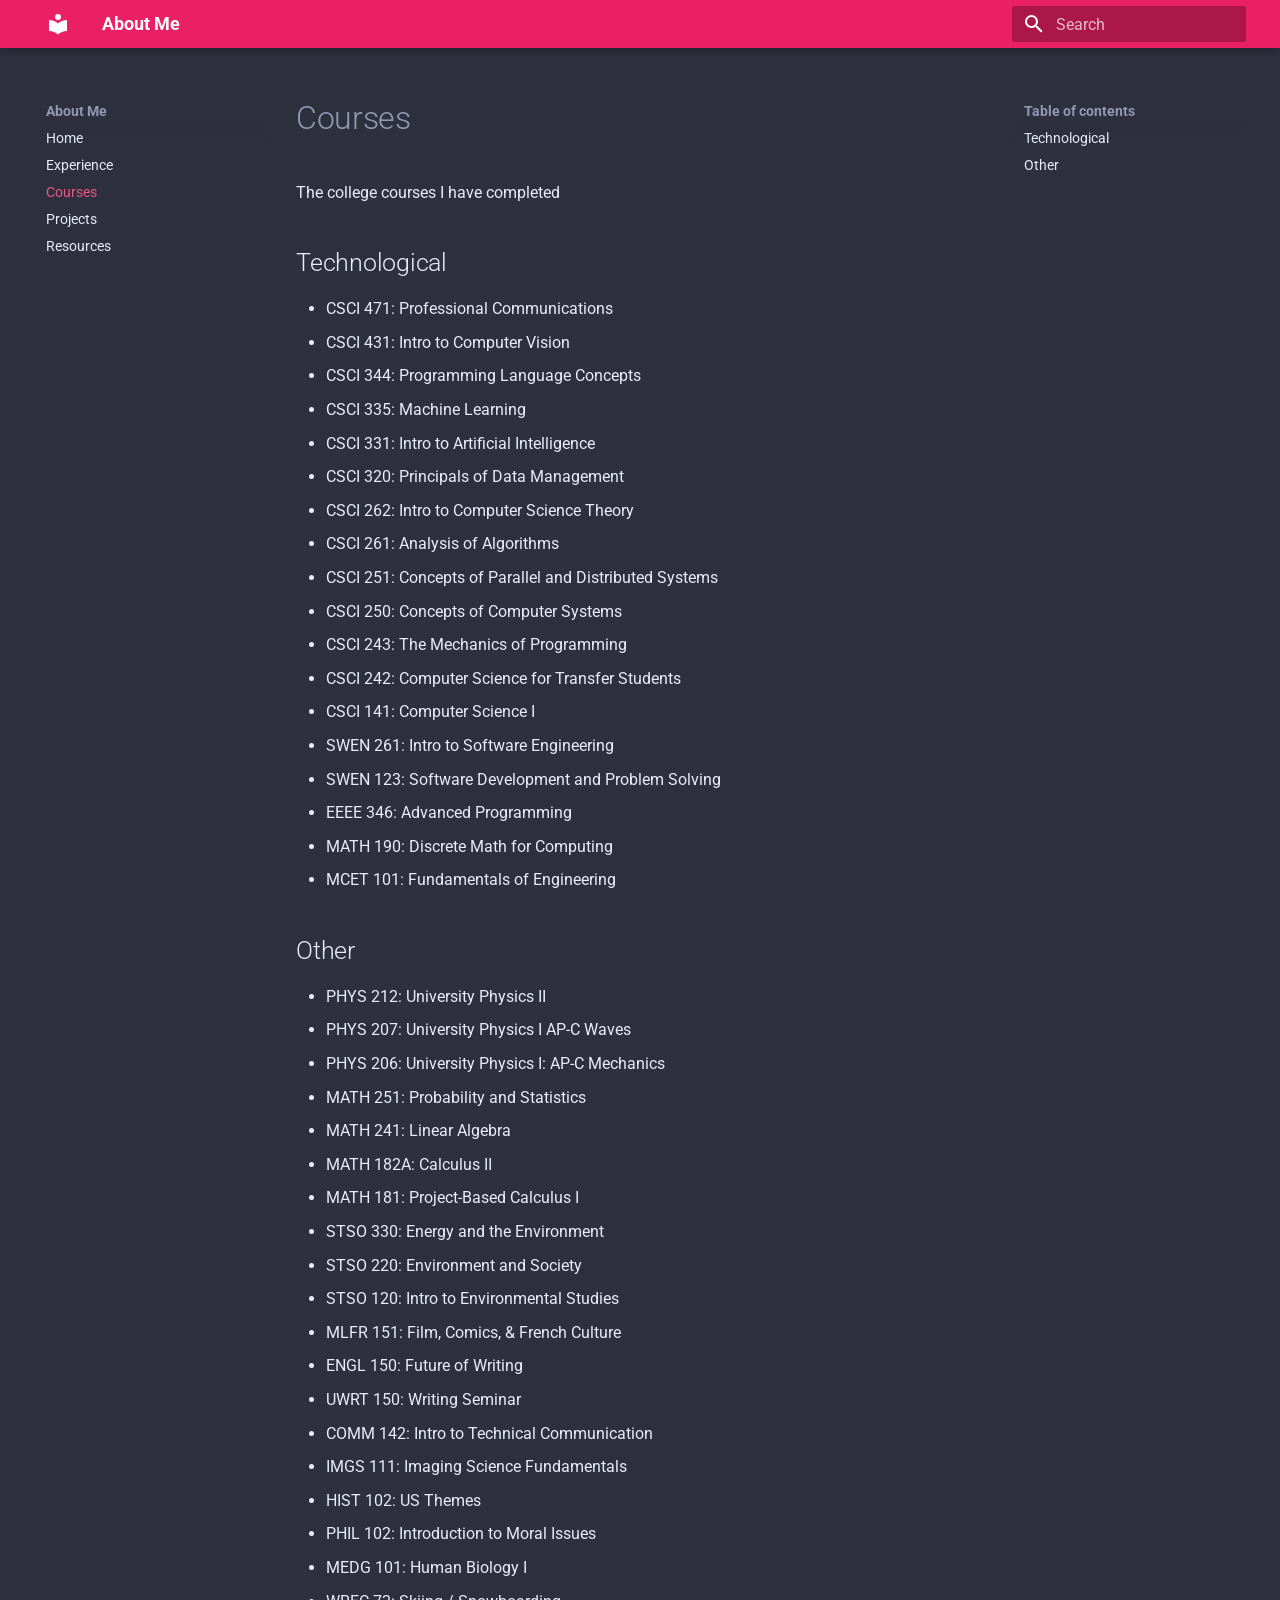
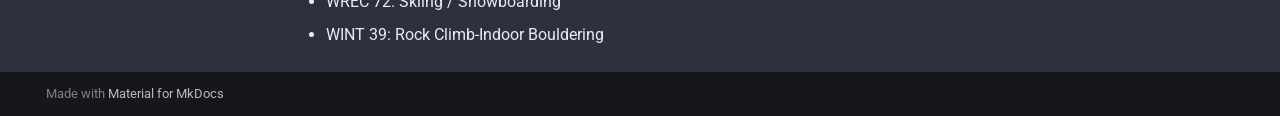
<file: courses/index.html>
<!doctype html>
<html lang="en" class="no-js">
  <head>
    
      <meta charset="utf-8">
      <meta name="viewport" content="width=device-width,initial-scale=1">
      
      
      
        <link rel="canonical" href="https://theeman05.github.io/AboutMe/courses/">
      
      
        <link rel="prev" href="../experience/">
      
      
        <link rel="next" href="../projects/">
      
      <link rel="icon" href="../assets/images/favicon.png">
      <meta name="generator" content="mkdocs-1.5.2, mkdocs-material-9.1.21">
    
    
      
        <title>Courses - About Me</title>
      
    
    
      <link rel="stylesheet" href="../assets/stylesheets/main.eebd395e.min.css">
      
        
        <link rel="stylesheet" href="../assets/stylesheets/palette.ecc896b0.min.css">
      
      

    
    
    
      
        
        
        <link rel="preconnect" href="https://fonts.gstatic.com" crossorigin>
        <link rel="stylesheet" href="https://fonts.googleapis.com/css?family=Roboto:300,300i,400,400i,700,700i%7CRoboto+Mono:400,400i,700,700i&display=fallback">
        <style>:root{--md-text-font:"Roboto";--md-code-font:"Roboto Mono"}</style>
      
    
    
    <script>__md_scope=new URL("..",location),__md_hash=e=>[...e].reduce((e,_)=>(e<<5)-e+_.charCodeAt(0),0),__md_get=(e,_=localStorage,t=__md_scope)=>JSON.parse(_.getItem(t.pathname+"."+e)),__md_set=(e,_,t=localStorage,a=__md_scope)=>{try{t.setItem(a.pathname+"."+e,JSON.stringify(_))}catch(e){}}</script>
    
      

    
    
    
  </head>
  
  
    
    
    
    
    
    <body dir="ltr" data-md-color-scheme="slate" data-md-color-primary="pink" data-md-color-accent="indigo">
  
    
    
    <input class="md-toggle" data-md-toggle="drawer" type="checkbox" id="__drawer" autocomplete="off">
    <input class="md-toggle" data-md-toggle="search" type="checkbox" id="__search" autocomplete="off">
    <label class="md-overlay" for="__drawer"></label>
    <div data-md-component="skip">
      
        
        <a href="#technological" class="md-skip">
          Skip to content
        </a>
      
    </div>
    <div data-md-component="announce">
      
    </div>
    
    
      

  

<header class="md-header md-header--shadow" data-md-component="header">
  <nav class="md-header__inner md-grid" aria-label="Header">
    <a href=".." title="About Me" class="md-header__button md-logo" aria-label="About Me" data-md-component="logo">
      
  
  <svg xmlns="http://www.w3.org/2000/svg" viewBox="0 0 24 24"><path d="M12 8a3 3 0 0 0 3-3 3 3 0 0 0-3-3 3 3 0 0 0-3 3 3 3 0 0 0 3 3m0 3.54C9.64 9.35 6.5 8 3 8v11c3.5 0 6.64 1.35 9 3.54 2.36-2.19 5.5-3.54 9-3.54V8c-3.5 0-6.64 1.35-9 3.54Z"/></svg>

    </a>
    <label class="md-header__button md-icon" for="__drawer">
      <svg xmlns="http://www.w3.org/2000/svg" viewBox="0 0 24 24"><path d="M3 6h18v2H3V6m0 5h18v2H3v-2m0 5h18v2H3v-2Z"/></svg>
    </label>
    <div class="md-header__title" data-md-component="header-title">
      <div class="md-header__ellipsis">
        <div class="md-header__topic">
          <span class="md-ellipsis">
            About Me
          </span>
        </div>
        <div class="md-header__topic" data-md-component="header-topic">
          <span class="md-ellipsis">
            
              Courses
            
          </span>
        </div>
      </div>
    </div>
    
      
    
    
    
      <label class="md-header__button md-icon" for="__search">
        <svg xmlns="http://www.w3.org/2000/svg" viewBox="0 0 24 24"><path d="M9.5 3A6.5 6.5 0 0 1 16 9.5c0 1.61-.59 3.09-1.56 4.23l.27.27h.79l5 5-1.5 1.5-5-5v-.79l-.27-.27A6.516 6.516 0 0 1 9.5 16 6.5 6.5 0 0 1 3 9.5 6.5 6.5 0 0 1 9.5 3m0 2C7 5 5 7 5 9.5S7 14 9.5 14 14 12 14 9.5 12 5 9.5 5Z"/></svg>
      </label>
      <div class="md-search" data-md-component="search" role="dialog">
  <label class="md-search__overlay" for="__search"></label>
  <div class="md-search__inner" role="search">
    <form class="md-search__form" name="search">
      <input type="text" class="md-search__input" name="query" aria-label="Search" placeholder="Search" autocapitalize="off" autocorrect="off" autocomplete="off" spellcheck="false" data-md-component="search-query" required>
      <label class="md-search__icon md-icon" for="__search">
        <svg xmlns="http://www.w3.org/2000/svg" viewBox="0 0 24 24"><path d="M9.5 3A6.5 6.5 0 0 1 16 9.5c0 1.61-.59 3.09-1.56 4.23l.27.27h.79l5 5-1.5 1.5-5-5v-.79l-.27-.27A6.516 6.516 0 0 1 9.5 16 6.5 6.5 0 0 1 3 9.5 6.5 6.5 0 0 1 9.5 3m0 2C7 5 5 7 5 9.5S7 14 9.5 14 14 12 14 9.5 12 5 9.5 5Z"/></svg>
        <svg xmlns="http://www.w3.org/2000/svg" viewBox="0 0 24 24"><path d="M20 11v2H8l5.5 5.5-1.42 1.42L4.16 12l7.92-7.92L13.5 5.5 8 11h12Z"/></svg>
      </label>
      <nav class="md-search__options" aria-label="Search">
        
        <button type="reset" class="md-search__icon md-icon" title="Clear" aria-label="Clear" tabindex="-1">
          <svg xmlns="http://www.w3.org/2000/svg" viewBox="0 0 24 24"><path d="M19 6.41 17.59 5 12 10.59 6.41 5 5 6.41 10.59 12 5 17.59 6.41 19 12 13.41 17.59 19 19 17.59 13.41 12 19 6.41Z"/></svg>
        </button>
      </nav>
      
    </form>
    <div class="md-search__output">
      <div class="md-search__scrollwrap" data-md-scrollfix>
        <div class="md-search-result" data-md-component="search-result">
          <div class="md-search-result__meta">
            Initializing search
          </div>
          <ol class="md-search-result__list" role="presentation"></ol>
        </div>
      </div>
    </div>
  </div>
</div>
    
    
  </nav>
  
</header>
    
    <div class="md-container" data-md-component="container">
      
      
        
          
        
      
      <main class="md-main" data-md-component="main">
        <div class="md-main__inner md-grid">
          
            
              
              <div class="md-sidebar md-sidebar--primary" data-md-component="sidebar" data-md-type="navigation" >
                <div class="md-sidebar__scrollwrap">
                  <div class="md-sidebar__inner">
                    


<nav class="md-nav md-nav--primary" aria-label="Navigation" data-md-level="0">
  <label class="md-nav__title" for="__drawer">
    <a href=".." title="About Me" class="md-nav__button md-logo" aria-label="About Me" data-md-component="logo">
      
  
  <svg xmlns="http://www.w3.org/2000/svg" viewBox="0 0 24 24"><path d="M12 8a3 3 0 0 0 3-3 3 3 0 0 0-3-3 3 3 0 0 0-3 3 3 3 0 0 0 3 3m0 3.54C9.64 9.35 6.5 8 3 8v11c3.5 0 6.64 1.35 9 3.54 2.36-2.19 5.5-3.54 9-3.54V8c-3.5 0-6.64 1.35-9 3.54Z"/></svg>

    </a>
    About Me
  </label>
  
  <ul class="md-nav__list" data-md-scrollfix>
    
      
      
      

  
  
  
    <li class="md-nav__item">
      <a href=".." class="md-nav__link">
        Home
      </a>
    </li>
  

    
      
      
      

  
  
  
    <li class="md-nav__item">
      <a href="../experience/" class="md-nav__link">
        Experience
      </a>
    </li>
  

    
      
      
      

  
  
    
  
  
    <li class="md-nav__item md-nav__item--active">
      
      <input class="md-nav__toggle md-toggle" type="checkbox" id="__toc">
      
      
      
        <label class="md-nav__link md-nav__link--active" for="__toc">
          Courses
          <span class="md-nav__icon md-icon"></span>
        </label>
      
      <a href="./" class="md-nav__link md-nav__link--active">
        Courses
      </a>
      
        

<nav class="md-nav md-nav--secondary" aria-label="Table of contents">
  
  
  
  
    <label class="md-nav__title" for="__toc">
      <span class="md-nav__icon md-icon"></span>
      Table of contents
    </label>
    <ul class="md-nav__list" data-md-component="toc" data-md-scrollfix>
      
        <li class="md-nav__item">
  <a href="#technological" class="md-nav__link">
    Technological
  </a>
  
</li>
      
        <li class="md-nav__item">
  <a href="#other" class="md-nav__link">
    Other
  </a>
  
</li>
      
    </ul>
  
</nav>
      
    </li>
  

    
      
      
      

  
  
  
    <li class="md-nav__item">
      <a href="../projects/" class="md-nav__link">
        Projects
      </a>
    </li>
  

    
      
      
      

  
  
  
    <li class="md-nav__item">
      <a href="../resources/" class="md-nav__link">
        Resources
      </a>
    </li>
  

    
  </ul>
</nav>
                  </div>
                </div>
              </div>
            
            
              
              <div class="md-sidebar md-sidebar--secondary" data-md-component="sidebar" data-md-type="toc" >
                <div class="md-sidebar__scrollwrap">
                  <div class="md-sidebar__inner">
                    

<nav class="md-nav md-nav--secondary" aria-label="Table of contents">
  
  
  
  
    <label class="md-nav__title" for="__toc">
      <span class="md-nav__icon md-icon"></span>
      Table of contents
    </label>
    <ul class="md-nav__list" data-md-component="toc" data-md-scrollfix>
      
        <li class="md-nav__item">
  <a href="#technological" class="md-nav__link">
    Technological
  </a>
  
</li>
      
        <li class="md-nav__item">
  <a href="#other" class="md-nav__link">
    Other
  </a>
  
</li>
      
    </ul>
  
</nav>
                  </div>
                </div>
              </div>
            
          
          
            <div class="md-content" data-md-component="content">
              <article class="md-content__inner md-typeset">
                
                  


  <h1>Courses</h1>

<p>The college courses I have completed</p>
<h2 id="technological">Technological</h2>
<ul>
<li>CSCI 471: Professional Communications</li>
<li>CSCI 431: Intro to Computer Vision</li>
<li>CSCI 344: Programming Language Concepts</li>
<li>CSCI 335: Machine Learning</li>
<li>CSCI 331: Intro to Artificial Intelligence</li>
<li>CSCI 320: Principals of Data Management</li>
<li>CSCI 262: Intro to Computer Science Theory</li>
<li>CSCI 261: Analysis of Algorithms</li>
<li>CSCI 251: Concepts of Parallel and Distributed Systems</li>
<li>CSCI 250: Concepts of Computer Systems</li>
<li>CSCI 243: The Mechanics of Programming</li>
<li>CSCI 242: Computer Science for Transfer Students</li>
<li>CSCI 141: Computer Science I</li>
<li>SWEN 261: Intro to Software Engineering</li>
<li>SWEN 123: Software Development and Problem Solving</li>
<li>EEEE 346: Advanced Programming</li>
<li>MATH 190: Discrete Math for Computing</li>
<li>MCET 101: Fundamentals of Engineering</li>
</ul>
<h2 id="other">Other</h2>
<ul>
<li>PHYS 212: University Physics II</li>
<li>PHYS 207: University Physics I AP-C Waves</li>
<li>PHYS 206: University Physics I: AP-C Mechanics</li>
<li>MATH 251: Probability and Statistics</li>
<li>MATH 241: Linear Algebra</li>
<li>MATH 182A: Calculus II</li>
<li>MATH 181: Project-Based Calculus I</li>
<li>STSO 330: Energy and the Environment</li>
<li>STSO 220: Environment and Society</li>
<li>STSO 120: Intro to Environmental Studies</li>
<li>MLFR 151: Film, Comics, &amp; French Culture</li>
<li>ENGL 150: Future of Writing</li>
<li>UWRT 150: Writing Seminar</li>
<li>COMM 142: Intro to Technical Communication</li>
<li>IMGS 111: Imaging Science Fundamentals</li>
<li>HIST 102: US Themes</li>
<li>PHIL 102: Introduction to Moral Issues</li>
<li>MEDG 101: Human Biology I</li>
<li>WREC 72: Skiing / Snowboarding</li>
<li>WINT 39: Rock Climb-Indoor Bouldering</li>
</ul>





                
              </article>
            </div>
          
          
        </div>
        
      </main>
      
        <footer class="md-footer">
  
  <div class="md-footer-meta md-typeset">
    <div class="md-footer-meta__inner md-grid">
      <div class="md-copyright">
  
  
    Made with
    <a href="https://squidfunk.github.io/mkdocs-material/" target="_blank" rel="noopener">
      Material for MkDocs
    </a>
  
</div>
      
    </div>
  </div>
</footer>
      
    </div>
    <div class="md-dialog" data-md-component="dialog">
      <div class="md-dialog__inner md-typeset"></div>
    </div>
    
    <script id="__config" type="application/json">{"base": "..", "features": [], "search": "../assets/javascripts/workers/search.74e28a9f.min.js", "translations": {"clipboard.copied": "Copied to clipboard", "clipboard.copy": "Copy to clipboard", "search.result.more.one": "1 more on this page", "search.result.more.other": "# more on this page", "search.result.none": "No matching documents", "search.result.one": "1 matching document", "search.result.other": "# matching documents", "search.result.placeholder": "Type to start searching", "search.result.term.missing": "Missing", "select.version": "Select version"}}</script>
    
    
      <script src="../assets/javascripts/bundle.220ee61c.min.js"></script>
      
    
  </body>
</html>
</file>
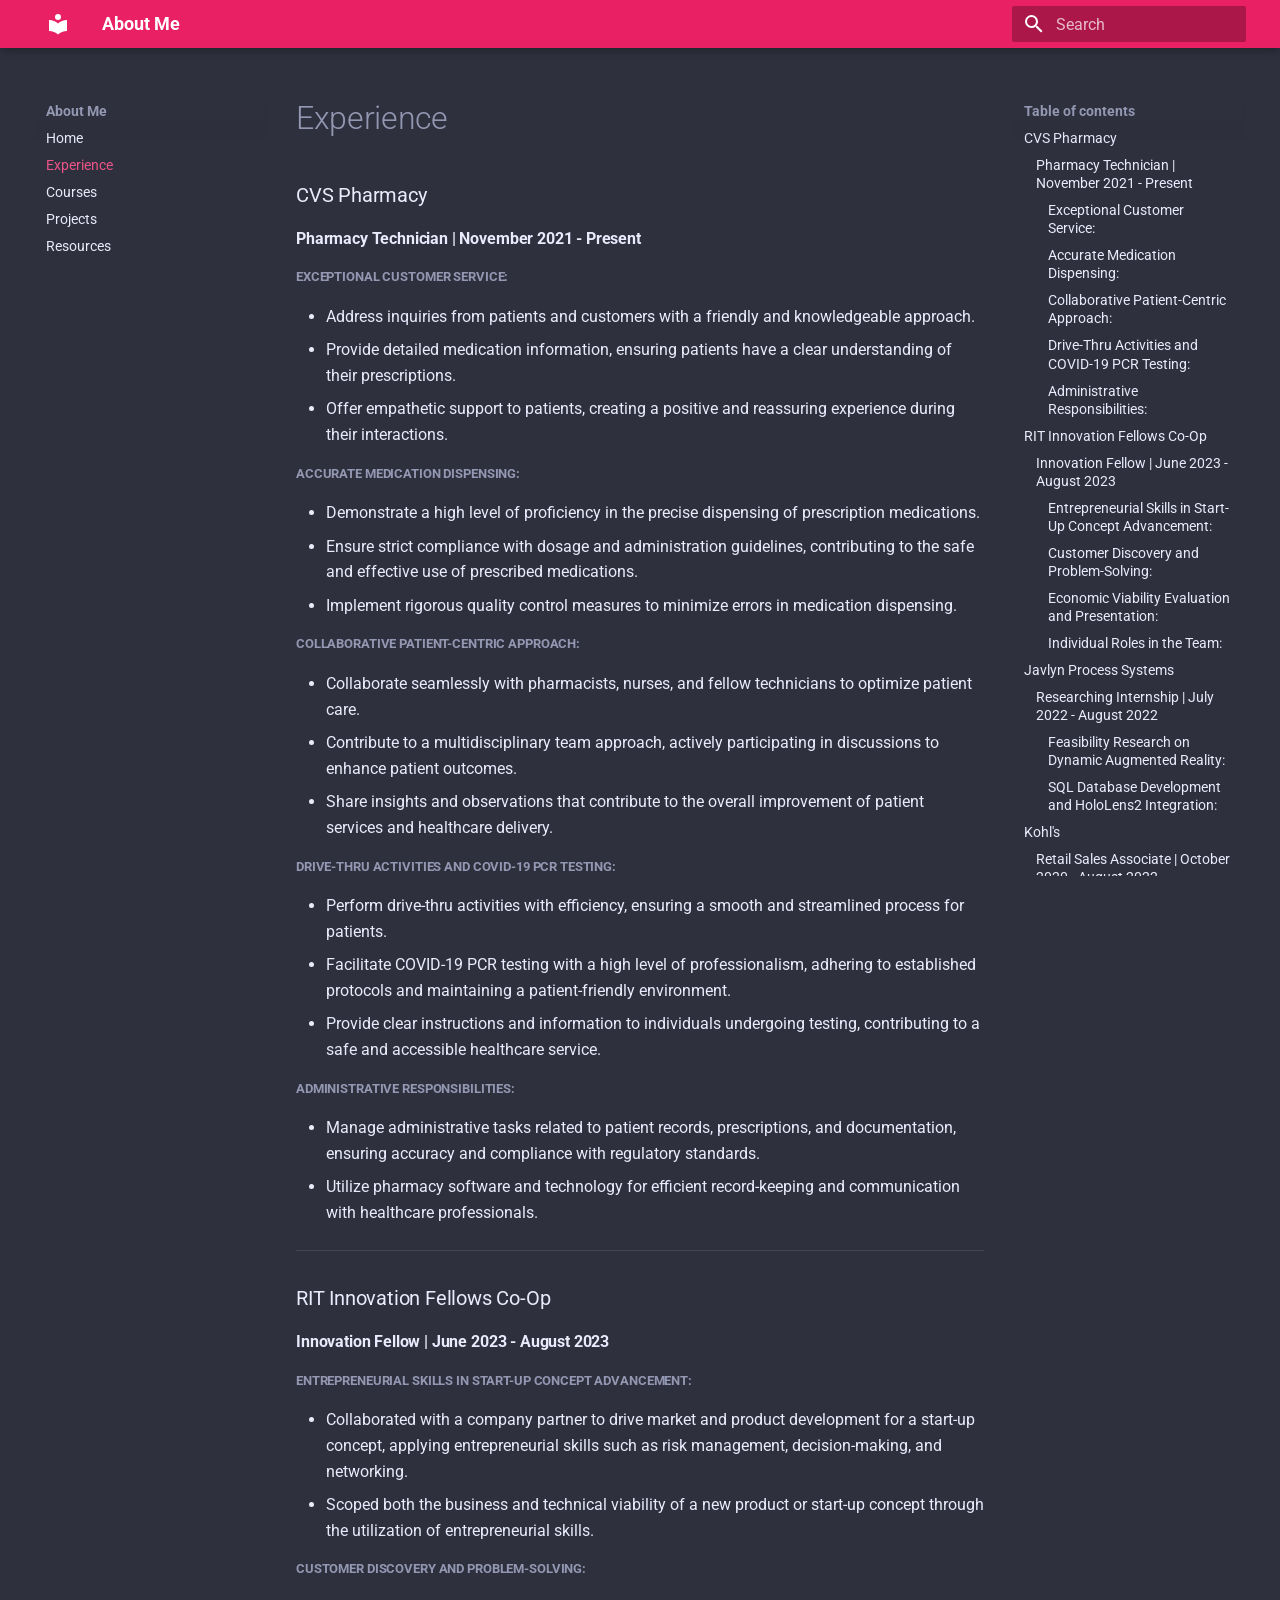
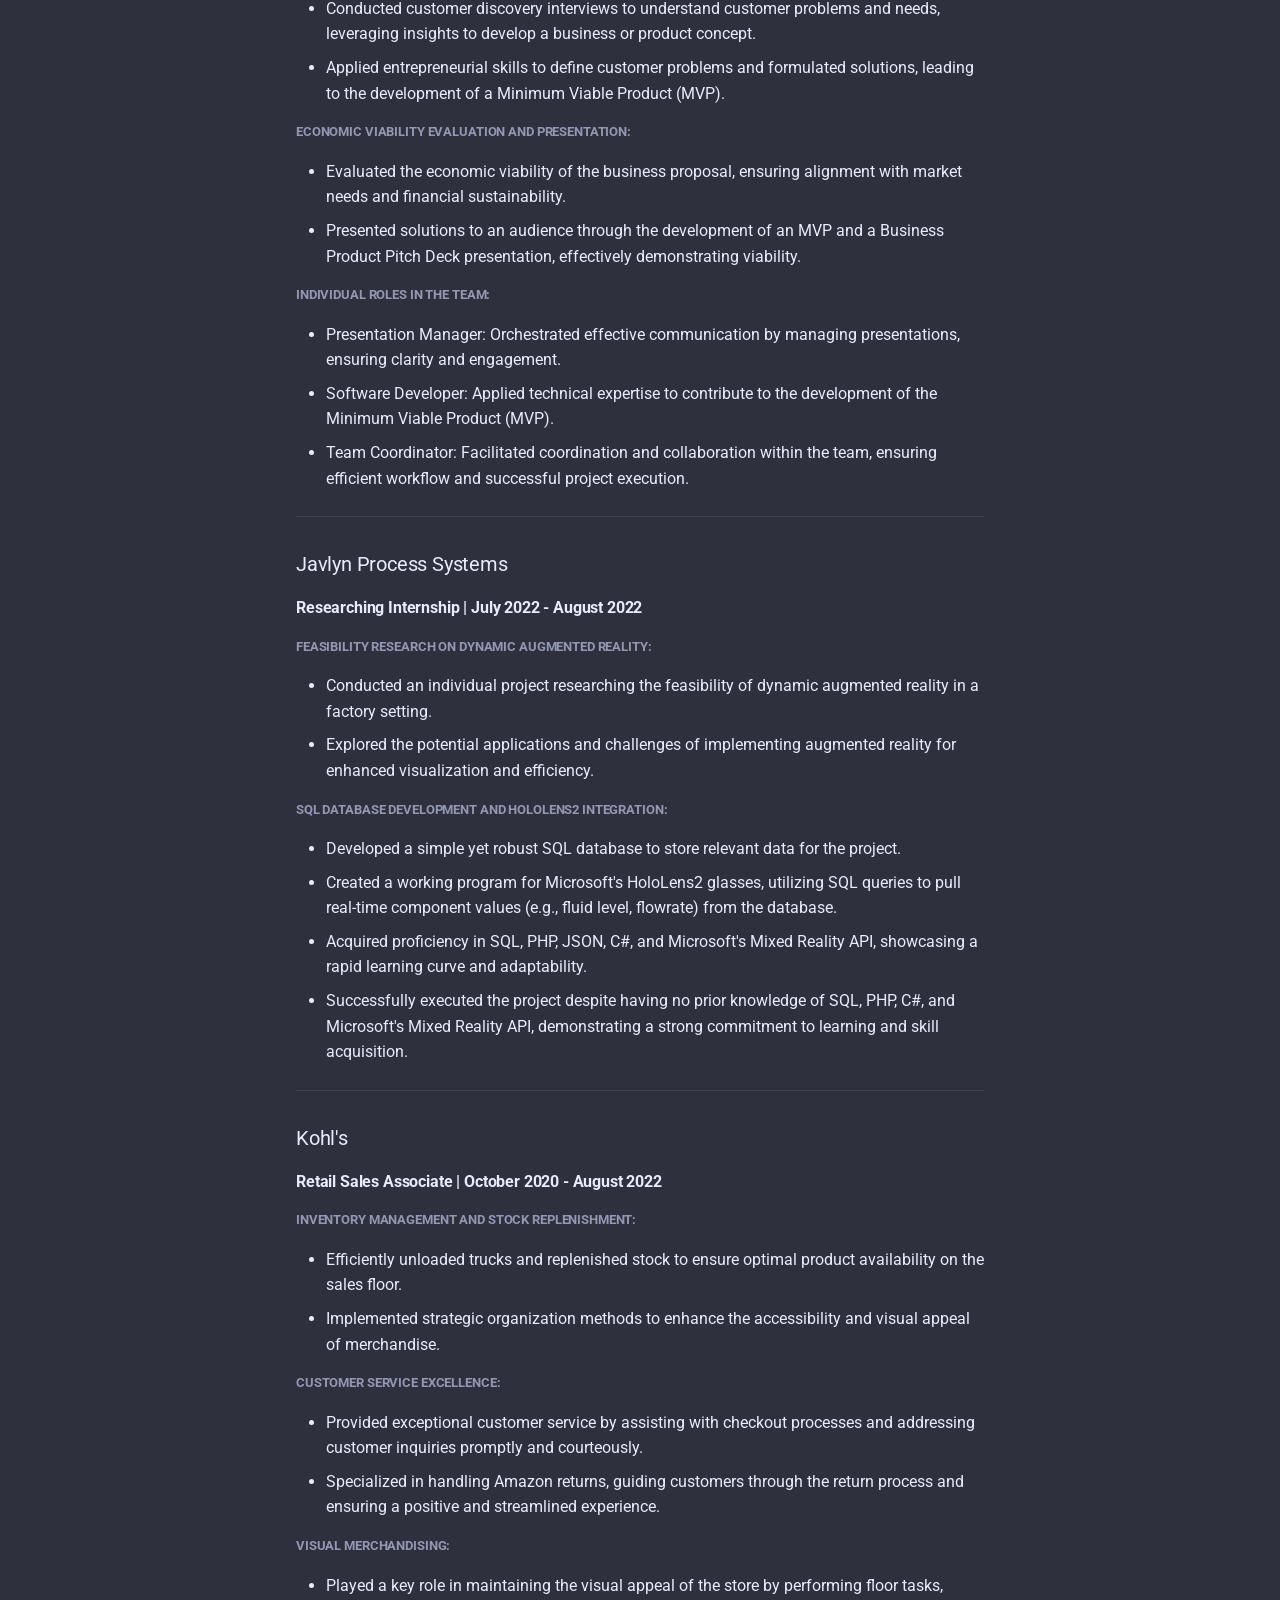
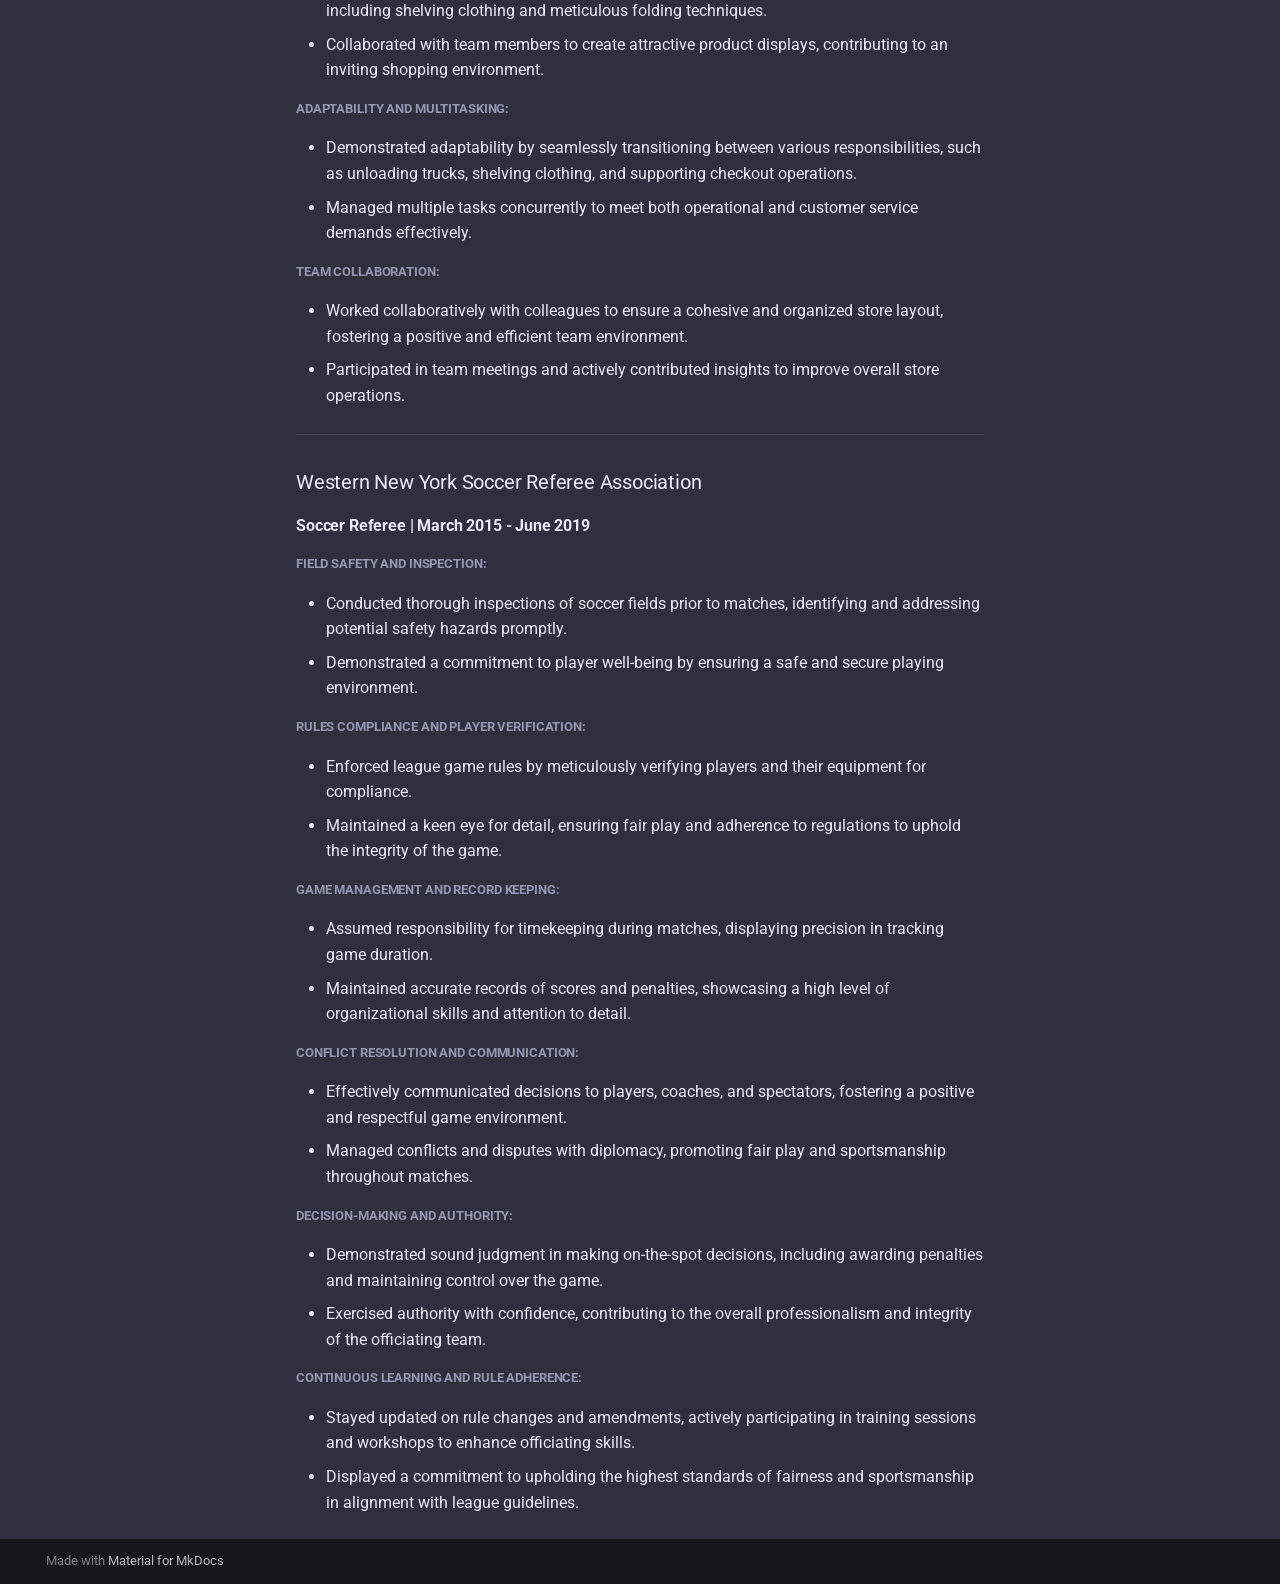
<file: experience/index.html>
<!doctype html>
<html lang="en" class="no-js">
  <head>
    
      <meta charset="utf-8">
      <meta name="viewport" content="width=device-width,initial-scale=1">
      
      
      
        <link rel="canonical" href="https://theeman05.github.io/AboutMe/experience/">
      
      
        <link rel="prev" href="..">
      
      
        <link rel="next" href="../courses/">
      
      <link rel="icon" href="../assets/images/favicon.png">
      <meta name="generator" content="mkdocs-1.5.2, mkdocs-material-9.1.21">
    
    
      
        <title>Experience - About Me</title>
      
    
    
      <link rel="stylesheet" href="../assets/stylesheets/main.eebd395e.min.css">
      
        
        <link rel="stylesheet" href="../assets/stylesheets/palette.ecc896b0.min.css">
      
      

    
    
    
      
        
        
        <link rel="preconnect" href="https://fonts.gstatic.com" crossorigin>
        <link rel="stylesheet" href="https://fonts.googleapis.com/css?family=Roboto:300,300i,400,400i,700,700i%7CRoboto+Mono:400,400i,700,700i&display=fallback">
        <style>:root{--md-text-font:"Roboto";--md-code-font:"Roboto Mono"}</style>
      
    
    
    <script>__md_scope=new URL("..",location),__md_hash=e=>[...e].reduce((e,_)=>(e<<5)-e+_.charCodeAt(0),0),__md_get=(e,_=localStorage,t=__md_scope)=>JSON.parse(_.getItem(t.pathname+"."+e)),__md_set=(e,_,t=localStorage,a=__md_scope)=>{try{t.setItem(a.pathname+"."+e,JSON.stringify(_))}catch(e){}}</script>
    
      

    
    
    
  </head>
  
  
    
    
    
    
    
    <body dir="ltr" data-md-color-scheme="slate" data-md-color-primary="pink" data-md-color-accent="indigo">
  
    
    
    <input class="md-toggle" data-md-toggle="drawer" type="checkbox" id="__drawer" autocomplete="off">
    <input class="md-toggle" data-md-toggle="search" type="checkbox" id="__search" autocomplete="off">
    <label class="md-overlay" for="__drawer"></label>
    <div data-md-component="skip">
      
        
        <a href="#cvs-pharmacy" class="md-skip">
          Skip to content
        </a>
      
    </div>
    <div data-md-component="announce">
      
    </div>
    
    
      

  

<header class="md-header md-header--shadow" data-md-component="header">
  <nav class="md-header__inner md-grid" aria-label="Header">
    <a href=".." title="About Me" class="md-header__button md-logo" aria-label="About Me" data-md-component="logo">
      
  
  <svg xmlns="http://www.w3.org/2000/svg" viewBox="0 0 24 24"><path d="M12 8a3 3 0 0 0 3-3 3 3 0 0 0-3-3 3 3 0 0 0-3 3 3 3 0 0 0 3 3m0 3.54C9.64 9.35 6.5 8 3 8v11c3.5 0 6.64 1.35 9 3.54 2.36-2.19 5.5-3.54 9-3.54V8c-3.5 0-6.64 1.35-9 3.54Z"/></svg>

    </a>
    <label class="md-header__button md-icon" for="__drawer">
      <svg xmlns="http://www.w3.org/2000/svg" viewBox="0 0 24 24"><path d="M3 6h18v2H3V6m0 5h18v2H3v-2m0 5h18v2H3v-2Z"/></svg>
    </label>
    <div class="md-header__title" data-md-component="header-title">
      <div class="md-header__ellipsis">
        <div class="md-header__topic">
          <span class="md-ellipsis">
            About Me
          </span>
        </div>
        <div class="md-header__topic" data-md-component="header-topic">
          <span class="md-ellipsis">
            
              Experience
            
          </span>
        </div>
      </div>
    </div>
    
      
    
    
    
      <label class="md-header__button md-icon" for="__search">
        <svg xmlns="http://www.w3.org/2000/svg" viewBox="0 0 24 24"><path d="M9.5 3A6.5 6.5 0 0 1 16 9.5c0 1.61-.59 3.09-1.56 4.23l.27.27h.79l5 5-1.5 1.5-5-5v-.79l-.27-.27A6.516 6.516 0 0 1 9.5 16 6.5 6.5 0 0 1 3 9.5 6.5 6.5 0 0 1 9.5 3m0 2C7 5 5 7 5 9.5S7 14 9.5 14 14 12 14 9.5 12 5 9.5 5Z"/></svg>
      </label>
      <div class="md-search" data-md-component="search" role="dialog">
  <label class="md-search__overlay" for="__search"></label>
  <div class="md-search__inner" role="search">
    <form class="md-search__form" name="search">
      <input type="text" class="md-search__input" name="query" aria-label="Search" placeholder="Search" autocapitalize="off" autocorrect="off" autocomplete="off" spellcheck="false" data-md-component="search-query" required>
      <label class="md-search__icon md-icon" for="__search">
        <svg xmlns="http://www.w3.org/2000/svg" viewBox="0 0 24 24"><path d="M9.5 3A6.5 6.5 0 0 1 16 9.5c0 1.61-.59 3.09-1.56 4.23l.27.27h.79l5 5-1.5 1.5-5-5v-.79l-.27-.27A6.516 6.516 0 0 1 9.5 16 6.5 6.5 0 0 1 3 9.5 6.5 6.5 0 0 1 9.5 3m0 2C7 5 5 7 5 9.5S7 14 9.5 14 14 12 14 9.5 12 5 9.5 5Z"/></svg>
        <svg xmlns="http://www.w3.org/2000/svg" viewBox="0 0 24 24"><path d="M20 11v2H8l5.5 5.5-1.42 1.42L4.16 12l7.92-7.92L13.5 5.5 8 11h12Z"/></svg>
      </label>
      <nav class="md-search__options" aria-label="Search">
        
        <button type="reset" class="md-search__icon md-icon" title="Clear" aria-label="Clear" tabindex="-1">
          <svg xmlns="http://www.w3.org/2000/svg" viewBox="0 0 24 24"><path d="M19 6.41 17.59 5 12 10.59 6.41 5 5 6.41 10.59 12 5 17.59 6.41 19 12 13.41 17.59 19 19 17.59 13.41 12 19 6.41Z"/></svg>
        </button>
      </nav>
      
    </form>
    <div class="md-search__output">
      <div class="md-search__scrollwrap" data-md-scrollfix>
        <div class="md-search-result" data-md-component="search-result">
          <div class="md-search-result__meta">
            Initializing search
          </div>
          <ol class="md-search-result__list" role="presentation"></ol>
        </div>
      </div>
    </div>
  </div>
</div>
    
    
  </nav>
  
</header>
    
    <div class="md-container" data-md-component="container">
      
      
        
          
        
      
      <main class="md-main" data-md-component="main">
        <div class="md-main__inner md-grid">
          
            
              
              <div class="md-sidebar md-sidebar--primary" data-md-component="sidebar" data-md-type="navigation" >
                <div class="md-sidebar__scrollwrap">
                  <div class="md-sidebar__inner">
                    


<nav class="md-nav md-nav--primary" aria-label="Navigation" data-md-level="0">
  <label class="md-nav__title" for="__drawer">
    <a href=".." title="About Me" class="md-nav__button md-logo" aria-label="About Me" data-md-component="logo">
      
  
  <svg xmlns="http://www.w3.org/2000/svg" viewBox="0 0 24 24"><path d="M12 8a3 3 0 0 0 3-3 3 3 0 0 0-3-3 3 3 0 0 0-3 3 3 3 0 0 0 3 3m0 3.54C9.64 9.35 6.5 8 3 8v11c3.5 0 6.64 1.35 9 3.54 2.36-2.19 5.5-3.54 9-3.54V8c-3.5 0-6.64 1.35-9 3.54Z"/></svg>

    </a>
    About Me
  </label>
  
  <ul class="md-nav__list" data-md-scrollfix>
    
      
      
      

  
  
  
    <li class="md-nav__item">
      <a href=".." class="md-nav__link">
        Home
      </a>
    </li>
  

    
      
      
      

  
  
    
  
  
    <li class="md-nav__item md-nav__item--active">
      
      <input class="md-nav__toggle md-toggle" type="checkbox" id="__toc">
      
      
      
        <label class="md-nav__link md-nav__link--active" for="__toc">
          Experience
          <span class="md-nav__icon md-icon"></span>
        </label>
      
      <a href="./" class="md-nav__link md-nav__link--active">
        Experience
      </a>
      
        

<nav class="md-nav md-nav--secondary" aria-label="Table of contents">
  
  
  
  
    <label class="md-nav__title" for="__toc">
      <span class="md-nav__icon md-icon"></span>
      Table of contents
    </label>
    <ul class="md-nav__list" data-md-component="toc" data-md-scrollfix>
      
        <li class="md-nav__item">
  <a href="#cvs-pharmacy" class="md-nav__link">
    CVS Pharmacy
  </a>
  
    <nav class="md-nav" aria-label="CVS Pharmacy">
      <ul class="md-nav__list">
        
          <li class="md-nav__item">
  <a href="#pharmacy-technician-november-2021-present" class="md-nav__link">
    Pharmacy Technician | November 2021 - Present
  </a>
  
    <nav class="md-nav" aria-label="Pharmacy Technician | November 2021 - Present">
      <ul class="md-nav__list">
        
          <li class="md-nav__item">
  <a href="#exceptional-customer-service" class="md-nav__link">
    Exceptional Customer Service:
  </a>
  
</li>
        
          <li class="md-nav__item">
  <a href="#accurate-medication-dispensing" class="md-nav__link">
    Accurate Medication Dispensing:
  </a>
  
</li>
        
          <li class="md-nav__item">
  <a href="#collaborative-patient-centric-approach" class="md-nav__link">
    Collaborative Patient-Centric Approach:
  </a>
  
</li>
        
          <li class="md-nav__item">
  <a href="#drive-thru-activities-and-covid-19-pcr-testing" class="md-nav__link">
    Drive-Thru Activities and COVID-19 PCR Testing:
  </a>
  
</li>
        
          <li class="md-nav__item">
  <a href="#administrative-responsibilities" class="md-nav__link">
    Administrative Responsibilities:
  </a>
  
</li>
        
      </ul>
    </nav>
  
</li>
        
      </ul>
    </nav>
  
</li>
      
        <li class="md-nav__item">
  <a href="#rit-innovation-fellows-co-op" class="md-nav__link">
    RIT Innovation Fellows Co-Op
  </a>
  
    <nav class="md-nav" aria-label="RIT Innovation Fellows Co-Op">
      <ul class="md-nav__list">
        
          <li class="md-nav__item">
  <a href="#innovation-fellow-june-2023-august-2023" class="md-nav__link">
    Innovation Fellow | June 2023 - August 2023
  </a>
  
    <nav class="md-nav" aria-label="Innovation Fellow | June 2023 - August 2023">
      <ul class="md-nav__list">
        
          <li class="md-nav__item">
  <a href="#entrepreneurial-skills-in-start-up-concept-advancement" class="md-nav__link">
    Entrepreneurial Skills in Start-Up Concept Advancement:
  </a>
  
</li>
        
          <li class="md-nav__item">
  <a href="#customer-discovery-and-problem-solving" class="md-nav__link">
    Customer Discovery and Problem-Solving:
  </a>
  
</li>
        
          <li class="md-nav__item">
  <a href="#economic-viability-evaluation-and-presentation" class="md-nav__link">
    Economic Viability Evaluation and Presentation:
  </a>
  
</li>
        
          <li class="md-nav__item">
  <a href="#individual-roles-in-the-team" class="md-nav__link">
    Individual Roles in the Team:
  </a>
  
</li>
        
      </ul>
    </nav>
  
</li>
        
      </ul>
    </nav>
  
</li>
      
        <li class="md-nav__item">
  <a href="#javlyn-process-systems" class="md-nav__link">
    Javlyn Process Systems
  </a>
  
    <nav class="md-nav" aria-label="Javlyn Process Systems">
      <ul class="md-nav__list">
        
          <li class="md-nav__item">
  <a href="#researching-internship-july-2022-august-2022" class="md-nav__link">
    Researching Internship | July 2022 - August 2022
  </a>
  
    <nav class="md-nav" aria-label="Researching Internship | July 2022 - August 2022">
      <ul class="md-nav__list">
        
          <li class="md-nav__item">
  <a href="#feasibility-research-on-dynamic-augmented-reality" class="md-nav__link">
    Feasibility Research on Dynamic Augmented Reality:
  </a>
  
</li>
        
          <li class="md-nav__item">
  <a href="#sql-database-development-and-hololens2-integration" class="md-nav__link">
    SQL Database Development and HoloLens2 Integration:
  </a>
  
</li>
        
      </ul>
    </nav>
  
</li>
        
      </ul>
    </nav>
  
</li>
      
        <li class="md-nav__item">
  <a href="#kohls" class="md-nav__link">
    Kohl's
  </a>
  
    <nav class="md-nav" aria-label="Kohl's">
      <ul class="md-nav__list">
        
          <li class="md-nav__item">
  <a href="#retail-sales-associate-october-2020-august-2022" class="md-nav__link">
    Retail Sales Associate | October 2020 - August 2022
  </a>
  
    <nav class="md-nav" aria-label="Retail Sales Associate | October 2020 - August 2022">
      <ul class="md-nav__list">
        
          <li class="md-nav__item">
  <a href="#inventory-management-and-stock-replenishment" class="md-nav__link">
    Inventory Management and Stock Replenishment:
  </a>
  
</li>
        
          <li class="md-nav__item">
  <a href="#customer-service-excellence" class="md-nav__link">
    Customer Service Excellence:
  </a>
  
</li>
        
          <li class="md-nav__item">
  <a href="#visual-merchandising" class="md-nav__link">
    Visual Merchandising:
  </a>
  
</li>
        
          <li class="md-nav__item">
  <a href="#adaptability-and-multitasking" class="md-nav__link">
    Adaptability and Multitasking:
  </a>
  
</li>
        
          <li class="md-nav__item">
  <a href="#team-collaboration" class="md-nav__link">
    Team Collaboration:
  </a>
  
</li>
        
      </ul>
    </nav>
  
</li>
        
      </ul>
    </nav>
  
</li>
      
        <li class="md-nav__item">
  <a href="#western-new-york-soccer-referee-association" class="md-nav__link">
    Western New York Soccer Referee Association
  </a>
  
    <nav class="md-nav" aria-label="Western New York Soccer Referee Association">
      <ul class="md-nav__list">
        
          <li class="md-nav__item">
  <a href="#soccer-referee-march-2015-june-2019" class="md-nav__link">
    Soccer Referee | March 2015 - June 2019
  </a>
  
    <nav class="md-nav" aria-label="Soccer Referee | March 2015 - June 2019">
      <ul class="md-nav__list">
        
          <li class="md-nav__item">
  <a href="#field-safety-and-inspection" class="md-nav__link">
    Field Safety and Inspection:
  </a>
  
</li>
        
          <li class="md-nav__item">
  <a href="#rules-compliance-and-player-verification" class="md-nav__link">
    Rules Compliance and Player Verification:
  </a>
  
</li>
        
          <li class="md-nav__item">
  <a href="#game-management-and-record-keeping" class="md-nav__link">
    Game Management and Record Keeping:
  </a>
  
</li>
        
          <li class="md-nav__item">
  <a href="#conflict-resolution-and-communication" class="md-nav__link">
    Conflict Resolution and Communication:
  </a>
  
</li>
        
          <li class="md-nav__item">
  <a href="#decision-making-and-authority" class="md-nav__link">
    Decision-Making and Authority:
  </a>
  
</li>
        
          <li class="md-nav__item">
  <a href="#continuous-learning-and-rule-adherence" class="md-nav__link">
    Continuous Learning and Rule Adherence:
  </a>
  
</li>
        
      </ul>
    </nav>
  
</li>
        
      </ul>
    </nav>
  
</li>
      
    </ul>
  
</nav>
      
    </li>
  

    
      
      
      

  
  
  
    <li class="md-nav__item">
      <a href="../courses/" class="md-nav__link">
        Courses
      </a>
    </li>
  

    
      
      
      

  
  
  
    <li class="md-nav__item">
      <a href="../projects/" class="md-nav__link">
        Projects
      </a>
    </li>
  

    
      
      
      

  
  
  
    <li class="md-nav__item">
      <a href="../resources/" class="md-nav__link">
        Resources
      </a>
    </li>
  

    
  </ul>
</nav>
                  </div>
                </div>
              </div>
            
            
              
              <div class="md-sidebar md-sidebar--secondary" data-md-component="sidebar" data-md-type="toc" >
                <div class="md-sidebar__scrollwrap">
                  <div class="md-sidebar__inner">
                    

<nav class="md-nav md-nav--secondary" aria-label="Table of contents">
  
  
  
  
    <label class="md-nav__title" for="__toc">
      <span class="md-nav__icon md-icon"></span>
      Table of contents
    </label>
    <ul class="md-nav__list" data-md-component="toc" data-md-scrollfix>
      
        <li class="md-nav__item">
  <a href="#cvs-pharmacy" class="md-nav__link">
    CVS Pharmacy
  </a>
  
    <nav class="md-nav" aria-label="CVS Pharmacy">
      <ul class="md-nav__list">
        
          <li class="md-nav__item">
  <a href="#pharmacy-technician-november-2021-present" class="md-nav__link">
    Pharmacy Technician | November 2021 - Present
  </a>
  
    <nav class="md-nav" aria-label="Pharmacy Technician | November 2021 - Present">
      <ul class="md-nav__list">
        
          <li class="md-nav__item">
  <a href="#exceptional-customer-service" class="md-nav__link">
    Exceptional Customer Service:
  </a>
  
</li>
        
          <li class="md-nav__item">
  <a href="#accurate-medication-dispensing" class="md-nav__link">
    Accurate Medication Dispensing:
  </a>
  
</li>
        
          <li class="md-nav__item">
  <a href="#collaborative-patient-centric-approach" class="md-nav__link">
    Collaborative Patient-Centric Approach:
  </a>
  
</li>
        
          <li class="md-nav__item">
  <a href="#drive-thru-activities-and-covid-19-pcr-testing" class="md-nav__link">
    Drive-Thru Activities and COVID-19 PCR Testing:
  </a>
  
</li>
        
          <li class="md-nav__item">
  <a href="#administrative-responsibilities" class="md-nav__link">
    Administrative Responsibilities:
  </a>
  
</li>
        
      </ul>
    </nav>
  
</li>
        
      </ul>
    </nav>
  
</li>
      
        <li class="md-nav__item">
  <a href="#rit-innovation-fellows-co-op" class="md-nav__link">
    RIT Innovation Fellows Co-Op
  </a>
  
    <nav class="md-nav" aria-label="RIT Innovation Fellows Co-Op">
      <ul class="md-nav__list">
        
          <li class="md-nav__item">
  <a href="#innovation-fellow-june-2023-august-2023" class="md-nav__link">
    Innovation Fellow | June 2023 - August 2023
  </a>
  
    <nav class="md-nav" aria-label="Innovation Fellow | June 2023 - August 2023">
      <ul class="md-nav__list">
        
          <li class="md-nav__item">
  <a href="#entrepreneurial-skills-in-start-up-concept-advancement" class="md-nav__link">
    Entrepreneurial Skills in Start-Up Concept Advancement:
  </a>
  
</li>
        
          <li class="md-nav__item">
  <a href="#customer-discovery-and-problem-solving" class="md-nav__link">
    Customer Discovery and Problem-Solving:
  </a>
  
</li>
        
          <li class="md-nav__item">
  <a href="#economic-viability-evaluation-and-presentation" class="md-nav__link">
    Economic Viability Evaluation and Presentation:
  </a>
  
</li>
        
          <li class="md-nav__item">
  <a href="#individual-roles-in-the-team" class="md-nav__link">
    Individual Roles in the Team:
  </a>
  
</li>
        
      </ul>
    </nav>
  
</li>
        
      </ul>
    </nav>
  
</li>
      
        <li class="md-nav__item">
  <a href="#javlyn-process-systems" class="md-nav__link">
    Javlyn Process Systems
  </a>
  
    <nav class="md-nav" aria-label="Javlyn Process Systems">
      <ul class="md-nav__list">
        
          <li class="md-nav__item">
  <a href="#researching-internship-july-2022-august-2022" class="md-nav__link">
    Researching Internship | July 2022 - August 2022
  </a>
  
    <nav class="md-nav" aria-label="Researching Internship | July 2022 - August 2022">
      <ul class="md-nav__list">
        
          <li class="md-nav__item">
  <a href="#feasibility-research-on-dynamic-augmented-reality" class="md-nav__link">
    Feasibility Research on Dynamic Augmented Reality:
  </a>
  
</li>
        
          <li class="md-nav__item">
  <a href="#sql-database-development-and-hololens2-integration" class="md-nav__link">
    SQL Database Development and HoloLens2 Integration:
  </a>
  
</li>
        
      </ul>
    </nav>
  
</li>
        
      </ul>
    </nav>
  
</li>
      
        <li class="md-nav__item">
  <a href="#kohls" class="md-nav__link">
    Kohl's
  </a>
  
    <nav class="md-nav" aria-label="Kohl's">
      <ul class="md-nav__list">
        
          <li class="md-nav__item">
  <a href="#retail-sales-associate-october-2020-august-2022" class="md-nav__link">
    Retail Sales Associate | October 2020 - August 2022
  </a>
  
    <nav class="md-nav" aria-label="Retail Sales Associate | October 2020 - August 2022">
      <ul class="md-nav__list">
        
          <li class="md-nav__item">
  <a href="#inventory-management-and-stock-replenishment" class="md-nav__link">
    Inventory Management and Stock Replenishment:
  </a>
  
</li>
        
          <li class="md-nav__item">
  <a href="#customer-service-excellence" class="md-nav__link">
    Customer Service Excellence:
  </a>
  
</li>
        
          <li class="md-nav__item">
  <a href="#visual-merchandising" class="md-nav__link">
    Visual Merchandising:
  </a>
  
</li>
        
          <li class="md-nav__item">
  <a href="#adaptability-and-multitasking" class="md-nav__link">
    Adaptability and Multitasking:
  </a>
  
</li>
        
          <li class="md-nav__item">
  <a href="#team-collaboration" class="md-nav__link">
    Team Collaboration:
  </a>
  
</li>
        
      </ul>
    </nav>
  
</li>
        
      </ul>
    </nav>
  
</li>
      
        <li class="md-nav__item">
  <a href="#western-new-york-soccer-referee-association" class="md-nav__link">
    Western New York Soccer Referee Association
  </a>
  
    <nav class="md-nav" aria-label="Western New York Soccer Referee Association">
      <ul class="md-nav__list">
        
          <li class="md-nav__item">
  <a href="#soccer-referee-march-2015-june-2019" class="md-nav__link">
    Soccer Referee | March 2015 - June 2019
  </a>
  
    <nav class="md-nav" aria-label="Soccer Referee | March 2015 - June 2019">
      <ul class="md-nav__list">
        
          <li class="md-nav__item">
  <a href="#field-safety-and-inspection" class="md-nav__link">
    Field Safety and Inspection:
  </a>
  
</li>
        
          <li class="md-nav__item">
  <a href="#rules-compliance-and-player-verification" class="md-nav__link">
    Rules Compliance and Player Verification:
  </a>
  
</li>
        
          <li class="md-nav__item">
  <a href="#game-management-and-record-keeping" class="md-nav__link">
    Game Management and Record Keeping:
  </a>
  
</li>
        
          <li class="md-nav__item">
  <a href="#conflict-resolution-and-communication" class="md-nav__link">
    Conflict Resolution and Communication:
  </a>
  
</li>
        
          <li class="md-nav__item">
  <a href="#decision-making-and-authority" class="md-nav__link">
    Decision-Making and Authority:
  </a>
  
</li>
        
          <li class="md-nav__item">
  <a href="#continuous-learning-and-rule-adherence" class="md-nav__link">
    Continuous Learning and Rule Adherence:
  </a>
  
</li>
        
      </ul>
    </nav>
  
</li>
        
      </ul>
    </nav>
  
</li>
      
    </ul>
  
</nav>
                  </div>
                </div>
              </div>
            
          
          
            <div class="md-content" data-md-component="content">
              <article class="md-content__inner md-typeset">
                
                  


  <h1>Experience</h1>

<h3 id="cvs-pharmacy">CVS Pharmacy</h3>
<h4 id="pharmacy-technician-november-2021-present">Pharmacy Technician | November 2021 - Present</h4>
<h5 id="exceptional-customer-service">Exceptional Customer Service:</h5>
<ul>
<li>Address inquiries from patients and customers with a friendly and knowledgeable approach.</li>
<li>Provide detailed medication information, ensuring patients have a clear understanding of their prescriptions.</li>
<li>Offer empathetic support to patients, creating a positive and reassuring experience during their interactions.</li>
</ul>
<h5 id="accurate-medication-dispensing">Accurate Medication Dispensing:</h5>
<ul>
<li>Demonstrate a high level of proficiency in the precise dispensing of prescription medications.</li>
<li>Ensure strict compliance with dosage and administration guidelines, contributing to the safe and effective use of prescribed medications.</li>
<li>Implement rigorous quality control measures to minimize errors in medication dispensing.</li>
</ul>
<h5 id="collaborative-patient-centric-approach">Collaborative Patient-Centric Approach:</h5>
<ul>
<li>Collaborate seamlessly with pharmacists, nurses, and fellow technicians to optimize patient care.</li>
<li>Contribute to a multidisciplinary team approach, actively participating in discussions to enhance patient outcomes.</li>
<li>Share insights and observations that contribute to the overall improvement of patient services and healthcare delivery.</li>
</ul>
<h5 id="drive-thru-activities-and-covid-19-pcr-testing">Drive-Thru Activities and COVID-19 PCR Testing:</h5>
<ul>
<li>Perform drive-thru activities with efficiency, ensuring a smooth and streamlined process for patients.</li>
<li>Facilitate COVID-19 PCR testing with a high level of professionalism, adhering to established protocols and maintaining a patient-friendly environment.</li>
<li>Provide clear instructions and information to individuals undergoing testing, contributing to a safe and accessible healthcare service.</li>
</ul>
<h5 id="administrative-responsibilities">Administrative Responsibilities:</h5>
<ul>
<li>Manage administrative tasks related to patient records, prescriptions, and documentation, ensuring accuracy and compliance with regulatory standards.</li>
<li>Utilize pharmacy software and technology for efficient record-keeping and communication with healthcare professionals.</li>
</ul>
<hr />
<h3 id="rit-innovation-fellows-co-op">RIT Innovation Fellows Co-Op</h3>
<h4 id="innovation-fellow-june-2023-august-2023">Innovation Fellow | June 2023 - August 2023</h4>
<h5 id="entrepreneurial-skills-in-start-up-concept-advancement">Entrepreneurial Skills in Start-Up Concept Advancement:</h5>
<ul>
<li>Collaborated with a company partner to drive market and product development for a start-up concept, applying entrepreneurial skills such as risk management, decision-making, and networking.</li>
<li>Scoped both the business and technical viability of a new product or start-up concept through the utilization of entrepreneurial skills.</li>
</ul>
<h5 id="customer-discovery-and-problem-solving">Customer Discovery and Problem-Solving:</h5>
<ul>
<li>Conducted customer discovery interviews to understand customer problems and needs, leveraging insights to develop a business or product concept.</li>
<li>Applied entrepreneurial skills to define customer problems and formulated solutions, leading to the development of a Minimum Viable Product (MVP).</li>
</ul>
<h5 id="economic-viability-evaluation-and-presentation">Economic Viability Evaluation and Presentation:</h5>
<ul>
<li>Evaluated the economic viability of the business proposal, ensuring alignment with market needs and financial sustainability.</li>
<li>Presented solutions to an audience through the development of an MVP and a Business Product Pitch Deck presentation, effectively demonstrating viability.</li>
</ul>
<h5 id="individual-roles-in-the-team">Individual Roles in the Team:</h5>
<ul>
<li>Presentation Manager: Orchestrated effective communication by managing presentations, ensuring clarity and engagement.</li>
<li>Software Developer: Applied technical expertise to contribute to the development of the Minimum Viable Product (MVP).</li>
<li>Team Coordinator: Facilitated coordination and collaboration within the team, ensuring efficient workflow and successful project execution.</li>
</ul>
<hr />
<h3 id="javlyn-process-systems">Javlyn Process Systems</h3>
<h4 id="researching-internship-july-2022-august-2022">Researching Internship | July 2022 - August 2022</h4>
<h5 id="feasibility-research-on-dynamic-augmented-reality">Feasibility Research on Dynamic Augmented Reality:</h5>
<ul>
<li>Conducted an individual project researching the feasibility of dynamic augmented reality in a factory setting.</li>
<li>Explored the potential applications and challenges of implementing augmented reality for enhanced visualization and efficiency.</li>
</ul>
<h5 id="sql-database-development-and-hololens2-integration">SQL Database Development and HoloLens2 Integration:</h5>
<ul>
<li>Developed a simple yet robust SQL database to store relevant data for the project.</li>
<li>Created a working program for Microsoft's HoloLens2 glasses, utilizing SQL queries to pull real-time component values (e.g., fluid level, flowrate) from the database.</li>
<li>Acquired proficiency in SQL, PHP, JSON, C#, and Microsoft's Mixed Reality API, showcasing a rapid learning curve and adaptability.</li>
<li>Successfully executed the project despite having no prior knowledge of SQL, PHP, C#, and Microsoft's Mixed Reality API, demonstrating a strong commitment to learning and skill acquisition.</li>
</ul>
<hr />
<h3 id="kohls">Kohl's</h3>
<h4 id="retail-sales-associate-october-2020-august-2022">Retail Sales Associate | October 2020 - August 2022</h4>
<h5 id="inventory-management-and-stock-replenishment">Inventory Management and Stock Replenishment:</h5>
<ul>
<li>Efficiently unloaded trucks and replenished stock to ensure optimal product availability on the sales floor.</li>
<li>Implemented strategic organization methods to enhance the accessibility and visual appeal of merchandise.</li>
</ul>
<h5 id="customer-service-excellence">Customer Service Excellence:</h5>
<ul>
<li>Provided exceptional customer service by assisting with checkout processes and addressing customer inquiries promptly and courteously.</li>
<li>Specialized in handling Amazon returns, guiding customers through the return process and ensuring a positive and streamlined experience.</li>
</ul>
<h5 id="visual-merchandising">Visual Merchandising:</h5>
<ul>
<li>Played a key role in maintaining the visual appeal of the store by performing floor tasks, including shelving clothing and meticulous folding techniques.</li>
<li>Collaborated with team members to create attractive product displays, contributing to an inviting shopping environment.</li>
</ul>
<h5 id="adaptability-and-multitasking">Adaptability and Multitasking:</h5>
<ul>
<li>Demonstrated adaptability by seamlessly transitioning between various responsibilities, such as unloading trucks, shelving clothing, and supporting checkout operations.</li>
<li>Managed multiple tasks concurrently to meet both operational and customer service demands effectively.</li>
</ul>
<h5 id="team-collaboration">Team Collaboration:</h5>
<ul>
<li>Worked collaboratively with colleagues to ensure a cohesive and organized store layout, fostering a positive and efficient team environment.</li>
<li>Participated in team meetings and actively contributed insights to improve overall store operations.</li>
</ul>
<hr />
<h3 id="western-new-york-soccer-referee-association">Western New York Soccer Referee Association</h3>
<h4 id="soccer-referee-march-2015-june-2019">Soccer Referee | March 2015 - June 2019</h4>
<h5 id="field-safety-and-inspection">Field Safety and Inspection:</h5>
<ul>
<li>Conducted thorough inspections of soccer fields prior to matches, identifying and addressing potential safety hazards promptly.</li>
<li>Demonstrated a commitment to player well-being by ensuring a safe and secure playing environment.</li>
</ul>
<h5 id="rules-compliance-and-player-verification">Rules Compliance and Player Verification:</h5>
<ul>
<li>Enforced league game rules by meticulously verifying players and their equipment for compliance.</li>
<li>Maintained a keen eye for detail, ensuring fair play and adherence to regulations to uphold the integrity of the game.</li>
</ul>
<h5 id="game-management-and-record-keeping">Game Management and Record Keeping:</h5>
<ul>
<li>Assumed responsibility for timekeeping during matches, displaying precision in tracking game duration.</li>
<li>Maintained accurate records of scores and penalties, showcasing a high level of organizational skills and attention to detail.</li>
</ul>
<h5 id="conflict-resolution-and-communication">Conflict Resolution and Communication:</h5>
<ul>
<li>Effectively communicated decisions to players, coaches, and spectators, fostering a positive and respectful game environment.</li>
<li>Managed conflicts and disputes with diplomacy, promoting fair play and sportsmanship throughout matches.</li>
</ul>
<h5 id="decision-making-and-authority">Decision-Making and Authority:</h5>
<ul>
<li>Demonstrated sound judgment in making on-the-spot decisions, including awarding penalties and maintaining control over the game.</li>
<li>Exercised authority with confidence, contributing to the overall professionalism and integrity of the officiating team.</li>
</ul>
<h5 id="continuous-learning-and-rule-adherence">Continuous Learning and Rule Adherence:</h5>
<ul>
<li>Stayed updated on rule changes and amendments, actively participating in training sessions and workshops to enhance officiating skills.</li>
<li>Displayed a commitment to upholding the highest standards of fairness and sportsmanship in alignment with league guidelines.</li>
</ul>





                
              </article>
            </div>
          
          
        </div>
        
      </main>
      
        <footer class="md-footer">
  
  <div class="md-footer-meta md-typeset">
    <div class="md-footer-meta__inner md-grid">
      <div class="md-copyright">
  
  
    Made with
    <a href="https://squidfunk.github.io/mkdocs-material/" target="_blank" rel="noopener">
      Material for MkDocs
    </a>
  
</div>
      
    </div>
  </div>
</footer>
      
    </div>
    <div class="md-dialog" data-md-component="dialog">
      <div class="md-dialog__inner md-typeset"></div>
    </div>
    
    <script id="__config" type="application/json">{"base": "..", "features": [], "search": "../assets/javascripts/workers/search.74e28a9f.min.js", "translations": {"clipboard.copied": "Copied to clipboard", "clipboard.copy": "Copy to clipboard", "search.result.more.one": "1 more on this page", "search.result.more.other": "# more on this page", "search.result.none": "No matching documents", "search.result.one": "1 matching document", "search.result.other": "# matching documents", "search.result.placeholder": "Type to start searching", "search.result.term.missing": "Missing", "select.version": "Select version"}}</script>
    
    
      <script src="../assets/javascripts/bundle.220ee61c.min.js"></script>
      
    
  </body>
</html>
</file>
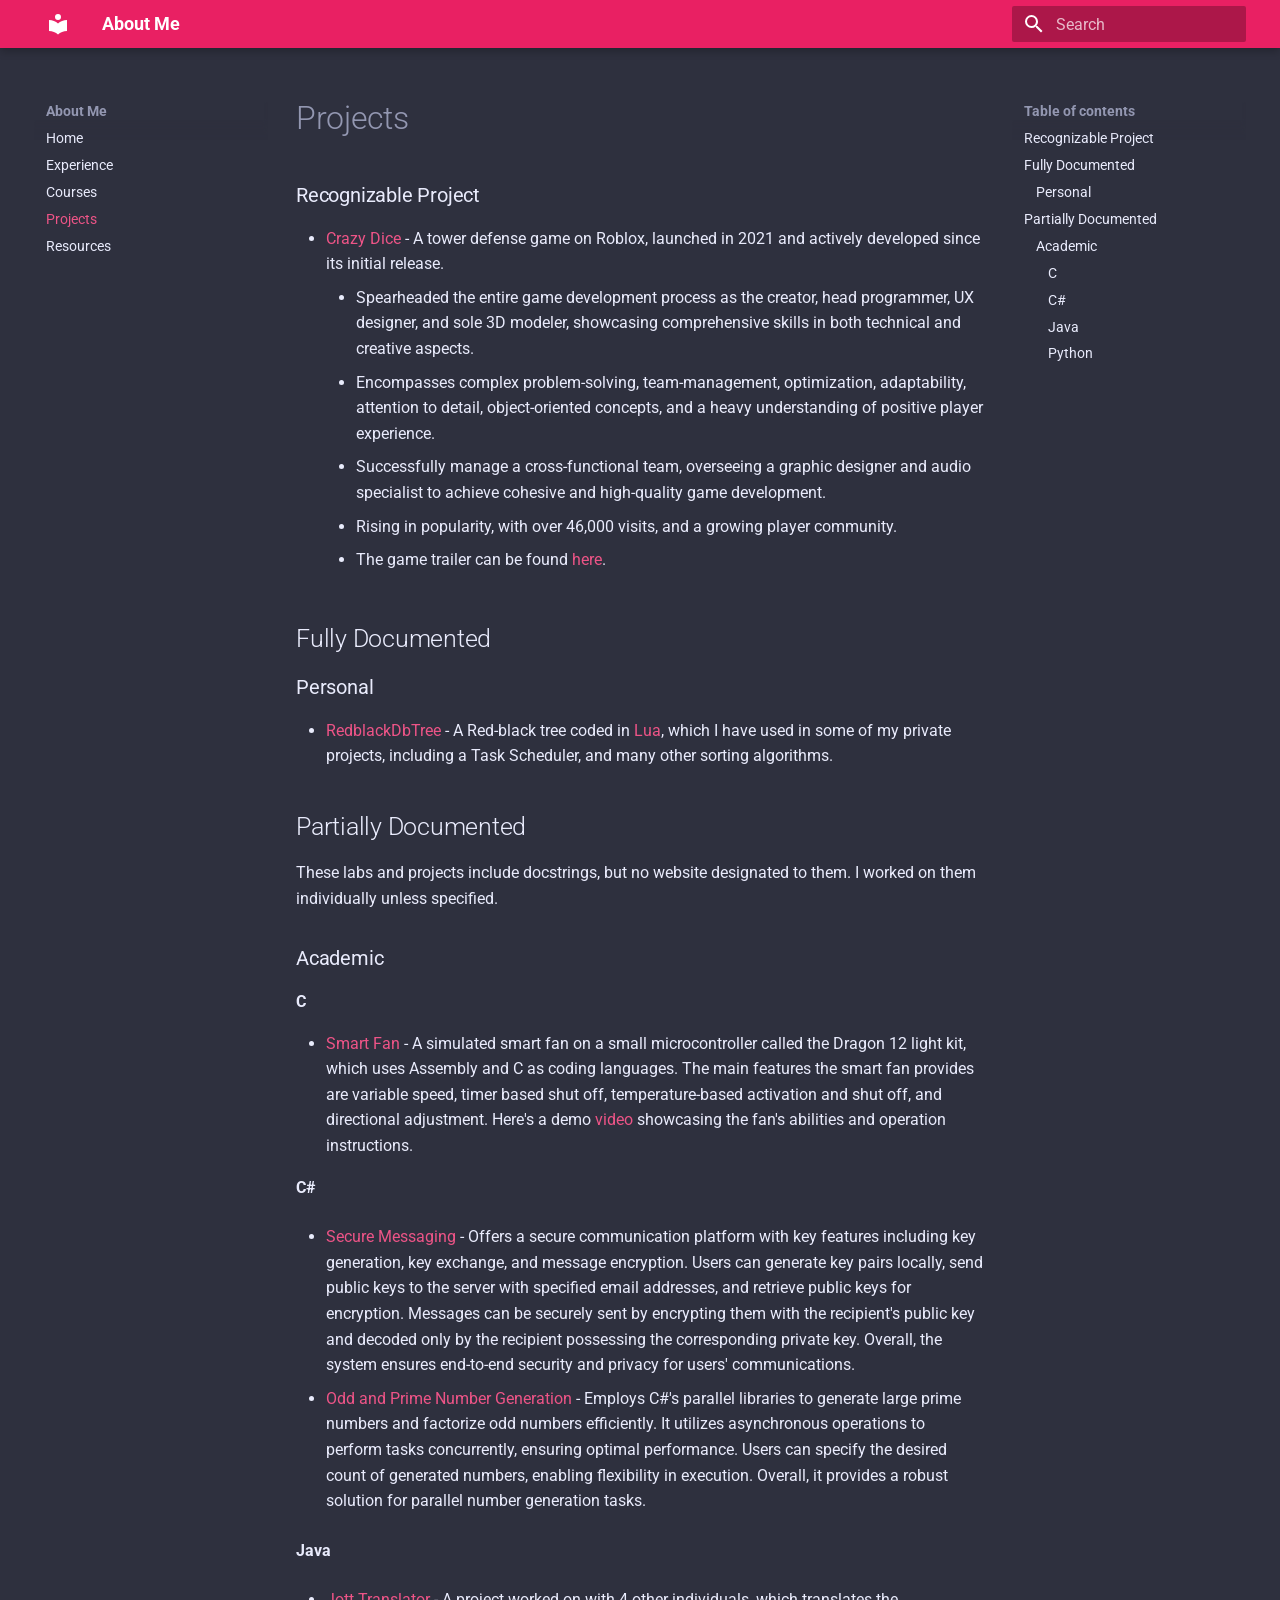
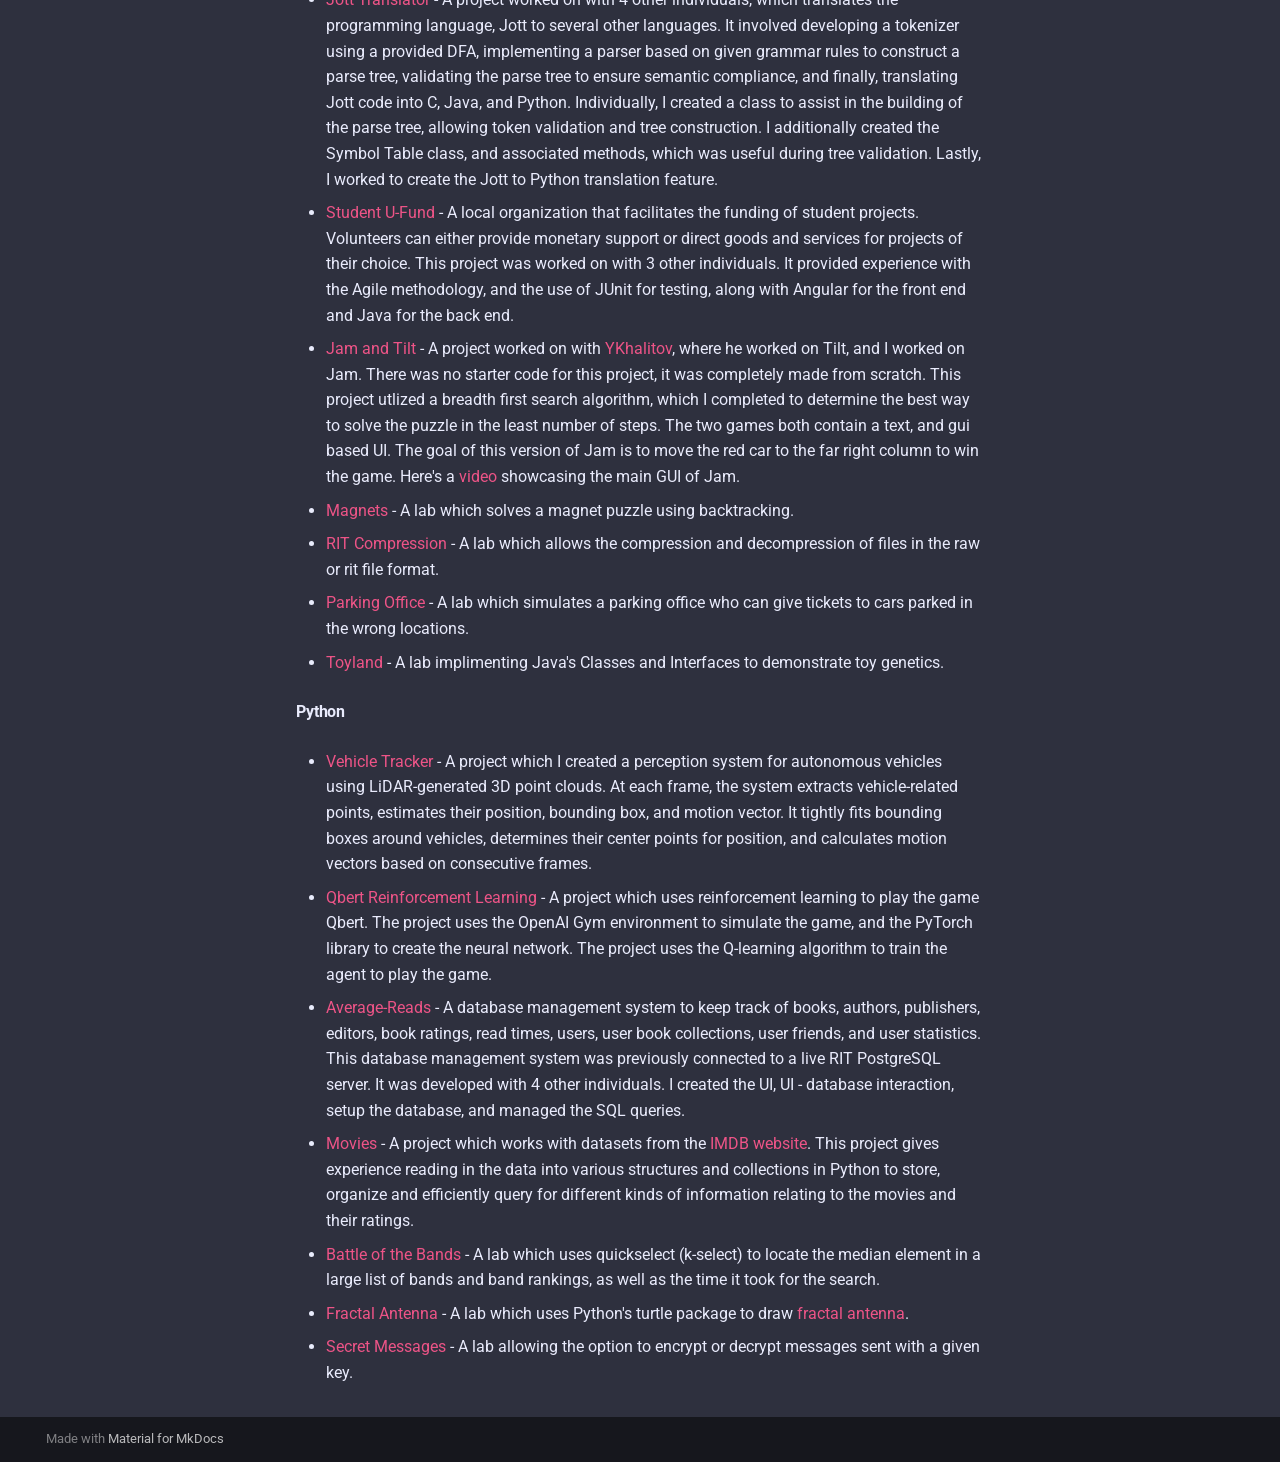
<file: projects/index.html>
<!doctype html>
<html lang="en" class="no-js">
  <head>
    
      <meta charset="utf-8">
      <meta name="viewport" content="width=device-width,initial-scale=1">
      
      
      
        <link rel="canonical" href="https://theeman05.github.io/AboutMe/projects/">
      
      
        <link rel="prev" href="../courses/">
      
      
        <link rel="next" href="../resources/">
      
      <link rel="icon" href="../assets/images/favicon.png">
      <meta name="generator" content="mkdocs-1.5.2, mkdocs-material-9.1.21">
    
    
      
        <title>Projects - About Me</title>
      
    
    
      <link rel="stylesheet" href="../assets/stylesheets/main.eebd395e.min.css">
      
        
        <link rel="stylesheet" href="../assets/stylesheets/palette.ecc896b0.min.css">
      
      

    
    
    
      
        
        
        <link rel="preconnect" href="https://fonts.gstatic.com" crossorigin>
        <link rel="stylesheet" href="https://fonts.googleapis.com/css?family=Roboto:300,300i,400,400i,700,700i%7CRoboto+Mono:400,400i,700,700i&display=fallback">
        <style>:root{--md-text-font:"Roboto";--md-code-font:"Roboto Mono"}</style>
      
    
    
    <script>__md_scope=new URL("..",location),__md_hash=e=>[...e].reduce((e,_)=>(e<<5)-e+_.charCodeAt(0),0),__md_get=(e,_=localStorage,t=__md_scope)=>JSON.parse(_.getItem(t.pathname+"."+e)),__md_set=(e,_,t=localStorage,a=__md_scope)=>{try{t.setItem(a.pathname+"."+e,JSON.stringify(_))}catch(e){}}</script>
    
      

    
    
    
  </head>
  
  
    
    
    
    
    
    <body dir="ltr" data-md-color-scheme="slate" data-md-color-primary="pink" data-md-color-accent="indigo">
  
    
    
    <input class="md-toggle" data-md-toggle="drawer" type="checkbox" id="__drawer" autocomplete="off">
    <input class="md-toggle" data-md-toggle="search" type="checkbox" id="__search" autocomplete="off">
    <label class="md-overlay" for="__drawer"></label>
    <div data-md-component="skip">
      
        
        <a href="#recognizable-project" class="md-skip">
          Skip to content
        </a>
      
    </div>
    <div data-md-component="announce">
      
    </div>
    
    
      

  

<header class="md-header md-header--shadow" data-md-component="header">
  <nav class="md-header__inner md-grid" aria-label="Header">
    <a href=".." title="About Me" class="md-header__button md-logo" aria-label="About Me" data-md-component="logo">
      
  
  <svg xmlns="http://www.w3.org/2000/svg" viewBox="0 0 24 24"><path d="M12 8a3 3 0 0 0 3-3 3 3 0 0 0-3-3 3 3 0 0 0-3 3 3 3 0 0 0 3 3m0 3.54C9.64 9.35 6.5 8 3 8v11c3.5 0 6.64 1.35 9 3.54 2.36-2.19 5.5-3.54 9-3.54V8c-3.5 0-6.64 1.35-9 3.54Z"/></svg>

    </a>
    <label class="md-header__button md-icon" for="__drawer">
      <svg xmlns="http://www.w3.org/2000/svg" viewBox="0 0 24 24"><path d="M3 6h18v2H3V6m0 5h18v2H3v-2m0 5h18v2H3v-2Z"/></svg>
    </label>
    <div class="md-header__title" data-md-component="header-title">
      <div class="md-header__ellipsis">
        <div class="md-header__topic">
          <span class="md-ellipsis">
            About Me
          </span>
        </div>
        <div class="md-header__topic" data-md-component="header-topic">
          <span class="md-ellipsis">
            
              Projects
            
          </span>
        </div>
      </div>
    </div>
    
      
    
    
    
      <label class="md-header__button md-icon" for="__search">
        <svg xmlns="http://www.w3.org/2000/svg" viewBox="0 0 24 24"><path d="M9.5 3A6.5 6.5 0 0 1 16 9.5c0 1.61-.59 3.09-1.56 4.23l.27.27h.79l5 5-1.5 1.5-5-5v-.79l-.27-.27A6.516 6.516 0 0 1 9.5 16 6.5 6.5 0 0 1 3 9.5 6.5 6.5 0 0 1 9.5 3m0 2C7 5 5 7 5 9.5S7 14 9.5 14 14 12 14 9.5 12 5 9.5 5Z"/></svg>
      </label>
      <div class="md-search" data-md-component="search" role="dialog">
  <label class="md-search__overlay" for="__search"></label>
  <div class="md-search__inner" role="search">
    <form class="md-search__form" name="search">
      <input type="text" class="md-search__input" name="query" aria-label="Search" placeholder="Search" autocapitalize="off" autocorrect="off" autocomplete="off" spellcheck="false" data-md-component="search-query" required>
      <label class="md-search__icon md-icon" for="__search">
        <svg xmlns="http://www.w3.org/2000/svg" viewBox="0 0 24 24"><path d="M9.5 3A6.5 6.5 0 0 1 16 9.5c0 1.61-.59 3.09-1.56 4.23l.27.27h.79l5 5-1.5 1.5-5-5v-.79l-.27-.27A6.516 6.516 0 0 1 9.5 16 6.5 6.5 0 0 1 3 9.5 6.5 6.5 0 0 1 9.5 3m0 2C7 5 5 7 5 9.5S7 14 9.5 14 14 12 14 9.5 12 5 9.5 5Z"/></svg>
        <svg xmlns="http://www.w3.org/2000/svg" viewBox="0 0 24 24"><path d="M20 11v2H8l5.5 5.5-1.42 1.42L4.16 12l7.92-7.92L13.5 5.5 8 11h12Z"/></svg>
      </label>
      <nav class="md-search__options" aria-label="Search">
        
        <button type="reset" class="md-search__icon md-icon" title="Clear" aria-label="Clear" tabindex="-1">
          <svg xmlns="http://www.w3.org/2000/svg" viewBox="0 0 24 24"><path d="M19 6.41 17.59 5 12 10.59 6.41 5 5 6.41 10.59 12 5 17.59 6.41 19 12 13.41 17.59 19 19 17.59 13.41 12 19 6.41Z"/></svg>
        </button>
      </nav>
      
    </form>
    <div class="md-search__output">
      <div class="md-search__scrollwrap" data-md-scrollfix>
        <div class="md-search-result" data-md-component="search-result">
          <div class="md-search-result__meta">
            Initializing search
          </div>
          <ol class="md-search-result__list" role="presentation"></ol>
        </div>
      </div>
    </div>
  </div>
</div>
    
    
  </nav>
  
</header>
    
    <div class="md-container" data-md-component="container">
      
      
        
          
        
      
      <main class="md-main" data-md-component="main">
        <div class="md-main__inner md-grid">
          
            
              
              <div class="md-sidebar md-sidebar--primary" data-md-component="sidebar" data-md-type="navigation" >
                <div class="md-sidebar__scrollwrap">
                  <div class="md-sidebar__inner">
                    


<nav class="md-nav md-nav--primary" aria-label="Navigation" data-md-level="0">
  <label class="md-nav__title" for="__drawer">
    <a href=".." title="About Me" class="md-nav__button md-logo" aria-label="About Me" data-md-component="logo">
      
  
  <svg xmlns="http://www.w3.org/2000/svg" viewBox="0 0 24 24"><path d="M12 8a3 3 0 0 0 3-3 3 3 0 0 0-3-3 3 3 0 0 0-3 3 3 3 0 0 0 3 3m0 3.54C9.64 9.35 6.5 8 3 8v11c3.5 0 6.64 1.35 9 3.54 2.36-2.19 5.5-3.54 9-3.54V8c-3.5 0-6.64 1.35-9 3.54Z"/></svg>

    </a>
    About Me
  </label>
  
  <ul class="md-nav__list" data-md-scrollfix>
    
      
      
      

  
  
  
    <li class="md-nav__item">
      <a href=".." class="md-nav__link">
        Home
      </a>
    </li>
  

    
      
      
      

  
  
  
    <li class="md-nav__item">
      <a href="../experience/" class="md-nav__link">
        Experience
      </a>
    </li>
  

    
      
      
      

  
  
  
    <li class="md-nav__item">
      <a href="../courses/" class="md-nav__link">
        Courses
      </a>
    </li>
  

    
      
      
      

  
  
    
  
  
    <li class="md-nav__item md-nav__item--active">
      
      <input class="md-nav__toggle md-toggle" type="checkbox" id="__toc">
      
      
      
        <label class="md-nav__link md-nav__link--active" for="__toc">
          Projects
          <span class="md-nav__icon md-icon"></span>
        </label>
      
      <a href="./" class="md-nav__link md-nav__link--active">
        Projects
      </a>
      
        

<nav class="md-nav md-nav--secondary" aria-label="Table of contents">
  
  
  
  
    <label class="md-nav__title" for="__toc">
      <span class="md-nav__icon md-icon"></span>
      Table of contents
    </label>
    <ul class="md-nav__list" data-md-component="toc" data-md-scrollfix>
      
        <li class="md-nav__item">
  <a href="#recognizable-project" class="md-nav__link">
    Recognizable Project
  </a>
  
</li>
      
        <li class="md-nav__item">
  <a href="#fully-documented" class="md-nav__link">
    Fully Documented
  </a>
  
    <nav class="md-nav" aria-label="Fully Documented">
      <ul class="md-nav__list">
        
          <li class="md-nav__item">
  <a href="#personal" class="md-nav__link">
    Personal
  </a>
  
</li>
        
      </ul>
    </nav>
  
</li>
      
        <li class="md-nav__item">
  <a href="#partially-documented" class="md-nav__link">
    Partially Documented
  </a>
  
    <nav class="md-nav" aria-label="Partially Documented">
      <ul class="md-nav__list">
        
          <li class="md-nav__item">
  <a href="#academic" class="md-nav__link">
    Academic
  </a>
  
    <nav class="md-nav" aria-label="Academic">
      <ul class="md-nav__list">
        
          <li class="md-nav__item">
  <a href="#c" class="md-nav__link">
    C
  </a>
  
</li>
        
          <li class="md-nav__item">
  <a href="#c_1" class="md-nav__link">
    C#
  </a>
  
</li>
        
          <li class="md-nav__item">
  <a href="#java" class="md-nav__link">
    Java
  </a>
  
</li>
        
          <li class="md-nav__item">
  <a href="#python" class="md-nav__link">
    Python
  </a>
  
</li>
        
      </ul>
    </nav>
  
</li>
        
      </ul>
    </nav>
  
</li>
      
    </ul>
  
</nav>
      
    </li>
  

    
      
      
      

  
  
  
    <li class="md-nav__item">
      <a href="../resources/" class="md-nav__link">
        Resources
      </a>
    </li>
  

    
  </ul>
</nav>
                  </div>
                </div>
              </div>
            
            
              
              <div class="md-sidebar md-sidebar--secondary" data-md-component="sidebar" data-md-type="toc" >
                <div class="md-sidebar__scrollwrap">
                  <div class="md-sidebar__inner">
                    

<nav class="md-nav md-nav--secondary" aria-label="Table of contents">
  
  
  
  
    <label class="md-nav__title" for="__toc">
      <span class="md-nav__icon md-icon"></span>
      Table of contents
    </label>
    <ul class="md-nav__list" data-md-component="toc" data-md-scrollfix>
      
        <li class="md-nav__item">
  <a href="#recognizable-project" class="md-nav__link">
    Recognizable Project
  </a>
  
</li>
      
        <li class="md-nav__item">
  <a href="#fully-documented" class="md-nav__link">
    Fully Documented
  </a>
  
    <nav class="md-nav" aria-label="Fully Documented">
      <ul class="md-nav__list">
        
          <li class="md-nav__item">
  <a href="#personal" class="md-nav__link">
    Personal
  </a>
  
</li>
        
      </ul>
    </nav>
  
</li>
      
        <li class="md-nav__item">
  <a href="#partially-documented" class="md-nav__link">
    Partially Documented
  </a>
  
    <nav class="md-nav" aria-label="Partially Documented">
      <ul class="md-nav__list">
        
          <li class="md-nav__item">
  <a href="#academic" class="md-nav__link">
    Academic
  </a>
  
    <nav class="md-nav" aria-label="Academic">
      <ul class="md-nav__list">
        
          <li class="md-nav__item">
  <a href="#c" class="md-nav__link">
    C
  </a>
  
</li>
        
          <li class="md-nav__item">
  <a href="#c_1" class="md-nav__link">
    C#
  </a>
  
</li>
        
          <li class="md-nav__item">
  <a href="#java" class="md-nav__link">
    Java
  </a>
  
</li>
        
          <li class="md-nav__item">
  <a href="#python" class="md-nav__link">
    Python
  </a>
  
</li>
        
      </ul>
    </nav>
  
</li>
        
      </ul>
    </nav>
  
</li>
      
    </ul>
  
</nav>
                  </div>
                </div>
              </div>
            
          
          
            <div class="md-content" data-md-component="content">
              <article class="md-content__inner md-typeset">
                
                  


  <h1>Projects</h1>

<h3 id="recognizable-project">Recognizable Project</h3>
<ul>
<li><a href="https://www.roblox.com/games/4767037485">Crazy Dice</a> - A tower defense game on Roblox, launched in 2021 and actively developed since its initial release.<ul>
<li>Spearheaded the entire game development process as the creator, head programmer, UX designer, and sole 3D modeler, showcasing comprehensive skills in both technical and creative aspects.</li>
<li>Encompasses complex problem-solving, team-management, optimization, adaptability, attention to detail, object-oriented concepts, and a heavy understanding of positive player experience. </li>
<li>Successfully manage a cross-functional team, overseeing a graphic designer and audio specialist to achieve cohesive and high-quality game development.</li>
<li>Rising in popularity, with over 46,000 visits, and a growing player community.</li>
<li>The game trailer can be found <a href="https://www.youtube.com/watch?v=z2vQMa3Mcuw">here</a>.</li>
</ul>
</li>
</ul>
<h2 id="fully-documented">Fully Documented</h2>
<h3 id="personal">Personal</h3>
<ul>
<li><a href="https://theeman05.github.io/RedBlackDbTree/">RedblackDbTree</a> - A Red-black tree coded in <a href="https://www.lua.org/">Lua</a>, which I have used in some of my private projects, including a Task Scheduler, and many other sorting algorithms.</li>
</ul>
<h2 id="partially-documented">Partially Documented</h2>
<p>These labs and projects include docstrings, but no website designated to them. I worked on them individually unless specified.</p>
<h3 id="academic">Academic</h3>
<h4 id="c">C</h4>
<ul>
<li><a href="https://github.com/theeman05/School-Projects/tree/main/MCC/Fan%20Simulation">Smart Fan</a> - A simulated smart fan on a small microcontroller called the Dragon 12 light kit, which uses Assembly and C as coding languages. The main features the smart fan provides are variable speed, timer based shut off, temperature-based activation and shut off, and directional adjustment. Here's a demo <a href="https://drive.google.com/file/d/1-Xgyfbko8Xa59LnwpV4MN3cyr_fQQYYQ/view">video</a> showcasing the fan's abilities and operation instructions.</li>
</ul>
<h4 id="c_1">C#</h4>
<ul>
<li>
<p><a href="https://github.com/theeman05/COPADS-Encrypt-Decrypt-Project-3">Secure Messaging</a> - Offers a secure communication platform with key features including key generation, key exchange, and message encryption. Users can generate key pairs locally, send public keys to the server with specified email addresses, and retrieve public keys for encryption. Messages can be securely sent by encrypting them with the recipient's public key and decoded only by the recipient possessing the corresponding private key. Overall, the system ensures end-to-end security and privacy for users' communications.</p>
</li>
<li>
<p><a href="https://github.com/theeman05/Copads-Project2-PrimeOdd">Odd and Prime Number Generation</a> - Employs C#'s parallel libraries to generate large prime numbers and factorize odd numbers efficiently. It utilizes asynchronous operations to perform tasks concurrently, ensuring optimal performance. Users can specify the desired count of generated numbers, enabling flexibility in execution. Overall, it provides a robust solution for parallel number generation tasks.</p>
</li>
</ul>
<h4 id="java">Java</h4>
<ul>
<li>
<p><a href="https://github.com/team7-csci344-2235/jott">Jott Translator</a> - A project worked on with 4 other individuals, which translates the programming language, Jott to several other languages. It involved developing a tokenizer using a provided DFA, implementing a parser based on given grammar rules to construct a parse tree, validating the parse tree to ensure semantic compliance, and finally, translating Jott code into C, Java, and Python. Individually, I created a class to assist in the building of the parse tree, allowing token validation and tree construction. I additionally created the Symbol Table class, and associated methods, which was useful during tree validation. Lastly, I worked to create the Jott to Python translation feature.</p>
</li>
<li>
<p><a href="https://github.com/theeman05/SWEN-261-StudentUFund">Student U-Fund</a> - A local organization that facilitates the funding of student projects. Volunteers can either provide monetary support or direct goods and services for projects of their choice. This project was worked on with 3 other individuals. It provided experience with the Agile methodology, and the use of JUnit for testing, along with Angular for the front end and Java for the back end.</p>
</li>
<li>
<p><a href="https://github.com/theeman05/School-Projects/tree/main/RIT/CSCI%20242/project-2-jam-and-tilt-tribunes">Jam and Tilt</a> - A project worked on with <a href="https://github.com/YKhalitov">YKhalitov</a>, where he worked on Tilt, and I worked on Jam. There was no starter code for this project, it was completely made from scratch. This project utlized a breadth first search algorithm, which I completed to determine the best way to solve the puzzle in the least number of steps. The two games both contain a text, and gui based UI. The goal of this version of Jam is to move the red car to the far right column to win the game. Here's a <a href="https://drive.google.com/file/d/1Bb9oAsAbfAwMRRKLx8F7Kcu8kPRrLe7I/view?usp=share_link">video</a> showcasing the main GUI of Jam.</p>
</li>
<li>
<p><a href="https://github.com/theeman05/School-Projects/tree/main/RIT/CSCI%20242/Lab7">Magnets</a> - A lab which solves a magnet puzzle using backtracking.</p>
</li>
<li>
<p><a href="https://github.com/theeman05/School-Projects/tree/main/RIT/CSCI%20242/Lab6">RIT Compression</a> - A lab which allows the compression and decompression of files in the raw or rit file format.</p>
</li>
<li>
<p><a href="https://github.com/theeman05/School-Projects/tree/main/RIT/CSCI%20242/Lab5">Parking Office</a> - A lab which simulates a parking office who can give tickets to cars parked in the wrong locations.</p>
</li>
<li>
<p><a href="https://github.com/theeman05/School-Projects/tree/main/RIT/CSCI%20242/Lab4">Toyland</a> - A lab implimenting Java's Classes and Interfaces to demonstrate toy genetics.</p>
</li>
</ul>
<h4 id="python">Python</h4>
<ul>
<li>
<p><a href="https://github.com/theeman05/Vehicle-Tracker">Vehicle Tracker</a> - A project which I created a perception system for autonomous vehicles using LiDAR-generated 3D point clouds. At each frame, the system extracts vehicle-related points, estimates their position, bounding box, and motion vector. It tightly fits bounding boxes around vehicles, determines their center points for position, and calculates motion vectors based on consecutive frames.</p>
</li>
<li>
<p><a href="https://github.com/theeman05/Qbert-RL">Qbert Reinforcement Learning</a> - A project which uses reinforcement learning to play the game Qbert. The project uses the OpenAI Gym environment to simulate the game, and the PyTorch library to create the neural network. The project uses the Q-learning algorithm to train the agent to play the game.</p>
</li>
<li>
<p><a href="https://github.com/ian1dunn/average-reads">Average-Reads</a> - A database management system to keep track of books, authors, publishers, editors, book ratings, read times, users, user book collections, user friends, and user statistics. This database management system was previously connected to a live RIT PostgreSQL server. It was developed with 4 other individuals. I created the UI, UI - database interaction, setup the database, and managed the SQL queries.</p>
</li>
<li>
<p><a href="https://github.com/theeman05/School-Projects/tree/main/RIT/CSCI%20242/project-1-movies-theeman05">Movies</a> - A project which works with datasets from the <a href="https://www.imdb.com/">IMDB website</a>. This project gives experience reading in the data into various structures and collections in Python to store, organize and efficiently query for different kinds of information relating to the movies and their ratings.</p>
</li>
<li>
<p><a href="https://github.com/theeman05/School-Projects/tree/main/RIT/CSCI%20242/Lab3">Battle of the Bands</a> - A lab which uses quickselect (k-select) to locate the median element in a large list of bands and band rankings, as well as the time it took for the search. </p>
</li>
<li>
<p><a href="https://github.com/theeman05/School-Projects/tree/main/RIT/CSCI%20242/Lab2">Fractal Antenna</a> - A lab which uses Python's turtle package to draw <a href="https://en.wikipedia.org/wiki/Fractal_antenna">fractal antenna</a>.</p>
</li>
<li>
<p><a href="https://github.com/theeman05/School-Projects/tree/main/RIT/CSCI%20242/Lab1">Secret Messages</a> - A lab allowing the option to encrypt or decrypt messages sent with a given key.</p>
</li>
</ul>





                
              </article>
            </div>
          
          
        </div>
        
      </main>
      
        <footer class="md-footer">
  
  <div class="md-footer-meta md-typeset">
    <div class="md-footer-meta__inner md-grid">
      <div class="md-copyright">
  
  
    Made with
    <a href="https://squidfunk.github.io/mkdocs-material/" target="_blank" rel="noopener">
      Material for MkDocs
    </a>
  
</div>
      
    </div>
  </div>
</footer>
      
    </div>
    <div class="md-dialog" data-md-component="dialog">
      <div class="md-dialog__inner md-typeset"></div>
    </div>
    
    <script id="__config" type="application/json">{"base": "..", "features": [], "search": "../assets/javascripts/workers/search.74e28a9f.min.js", "translations": {"clipboard.copied": "Copied to clipboard", "clipboard.copy": "Copy to clipboard", "search.result.more.one": "1 more on this page", "search.result.more.other": "# more on this page", "search.result.none": "No matching documents", "search.result.one": "1 matching document", "search.result.other": "# matching documents", "search.result.placeholder": "Type to start searching", "search.result.term.missing": "Missing", "select.version": "Select version"}}</script>
    
    
      <script src="../assets/javascripts/bundle.220ee61c.min.js"></script>
      
    
  </body>
</html>
</file>
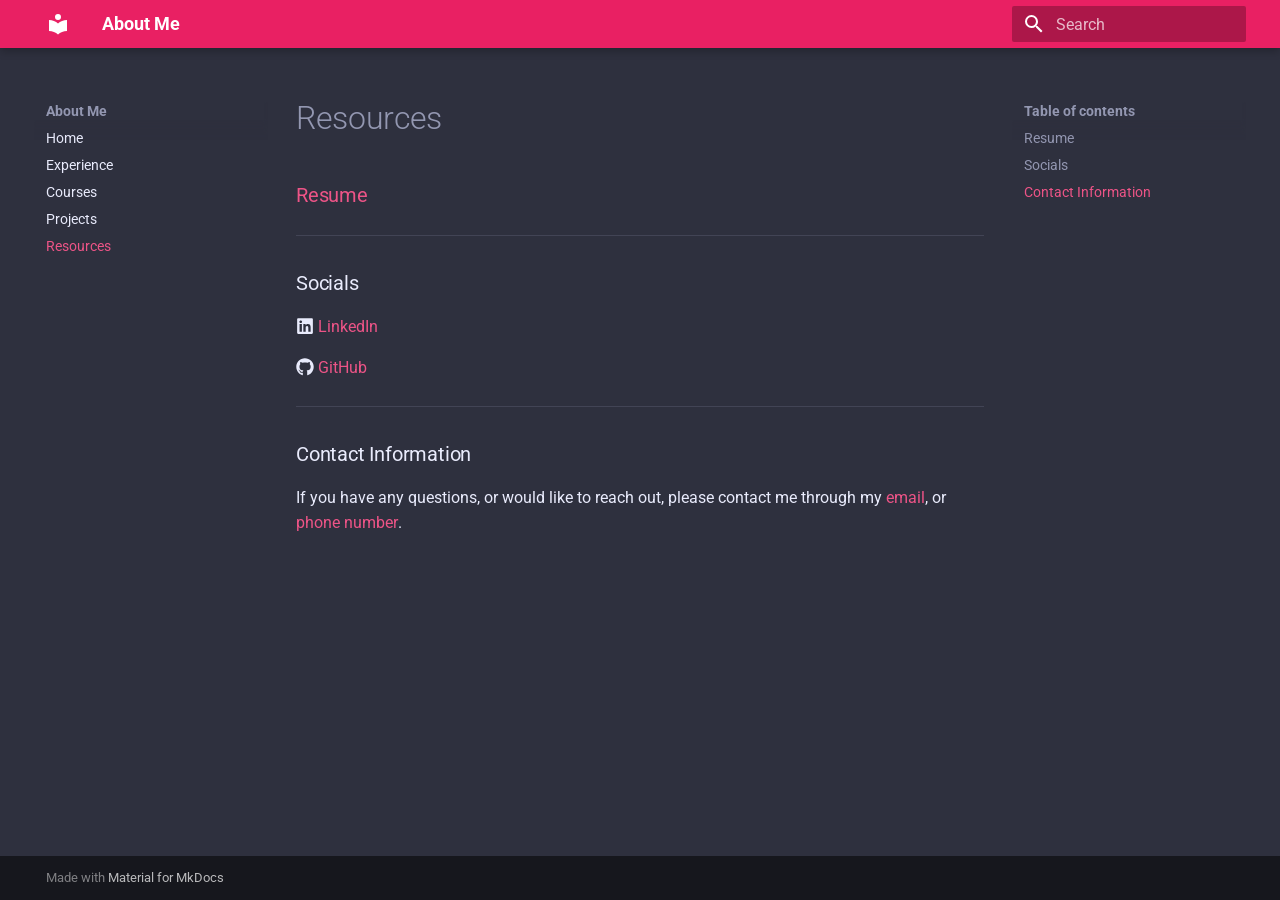
<file: resources/index.html>
<!doctype html>
<html lang="en" class="no-js">
  <head>
    
      <meta charset="utf-8">
      <meta name="viewport" content="width=device-width,initial-scale=1">
      
      
      
        <link rel="canonical" href="https://theeman05.github.io/AboutMe/resources/">
      
      
        <link rel="prev" href="../projects/">
      
      
      <link rel="icon" href="../assets/images/favicon.png">
      <meta name="generator" content="mkdocs-1.5.2, mkdocs-material-9.1.21">
    
    
      
        <title>Resources - About Me</title>
      
    
    
      <link rel="stylesheet" href="../assets/stylesheets/main.eebd395e.min.css">
      
        
        <link rel="stylesheet" href="../assets/stylesheets/palette.ecc896b0.min.css">
      
      

    
    
    
      
        
        
        <link rel="preconnect" href="https://fonts.gstatic.com" crossorigin>
        <link rel="stylesheet" href="https://fonts.googleapis.com/css?family=Roboto:300,300i,400,400i,700,700i%7CRoboto+Mono:400,400i,700,700i&display=fallback">
        <style>:root{--md-text-font:"Roboto";--md-code-font:"Roboto Mono"}</style>
      
    
    
    <script>__md_scope=new URL("..",location),__md_hash=e=>[...e].reduce((e,_)=>(e<<5)-e+_.charCodeAt(0),0),__md_get=(e,_=localStorage,t=__md_scope)=>JSON.parse(_.getItem(t.pathname+"."+e)),__md_set=(e,_,t=localStorage,a=__md_scope)=>{try{t.setItem(a.pathname+"."+e,JSON.stringify(_))}catch(e){}}</script>
    
      

    
    
    
  </head>
  
  
    
    
    
    
    
    <body dir="ltr" data-md-color-scheme="slate" data-md-color-primary="pink" data-md-color-accent="indigo">
  
    
    
    <input class="md-toggle" data-md-toggle="drawer" type="checkbox" id="__drawer" autocomplete="off">
    <input class="md-toggle" data-md-toggle="search" type="checkbox" id="__search" autocomplete="off">
    <label class="md-overlay" for="__drawer"></label>
    <div data-md-component="skip">
      
        
        <a href="#resume" class="md-skip">
          Skip to content
        </a>
      
    </div>
    <div data-md-component="announce">
      
    </div>
    
    
      

  

<header class="md-header md-header--shadow" data-md-component="header">
  <nav class="md-header__inner md-grid" aria-label="Header">
    <a href=".." title="About Me" class="md-header__button md-logo" aria-label="About Me" data-md-component="logo">
      
  
  <svg xmlns="http://www.w3.org/2000/svg" viewBox="0 0 24 24"><path d="M12 8a3 3 0 0 0 3-3 3 3 0 0 0-3-3 3 3 0 0 0-3 3 3 3 0 0 0 3 3m0 3.54C9.64 9.35 6.5 8 3 8v11c3.5 0 6.64 1.35 9 3.54 2.36-2.19 5.5-3.54 9-3.54V8c-3.5 0-6.64 1.35-9 3.54Z"/></svg>

    </a>
    <label class="md-header__button md-icon" for="__drawer">
      <svg xmlns="http://www.w3.org/2000/svg" viewBox="0 0 24 24"><path d="M3 6h18v2H3V6m0 5h18v2H3v-2m0 5h18v2H3v-2Z"/></svg>
    </label>
    <div class="md-header__title" data-md-component="header-title">
      <div class="md-header__ellipsis">
        <div class="md-header__topic">
          <span class="md-ellipsis">
            About Me
          </span>
        </div>
        <div class="md-header__topic" data-md-component="header-topic">
          <span class="md-ellipsis">
            
              Resources
            
          </span>
        </div>
      </div>
    </div>
    
      
    
    
    
      <label class="md-header__button md-icon" for="__search">
        <svg xmlns="http://www.w3.org/2000/svg" viewBox="0 0 24 24"><path d="M9.5 3A6.5 6.5 0 0 1 16 9.5c0 1.61-.59 3.09-1.56 4.23l.27.27h.79l5 5-1.5 1.5-5-5v-.79l-.27-.27A6.516 6.516 0 0 1 9.5 16 6.5 6.5 0 0 1 3 9.5 6.5 6.5 0 0 1 9.5 3m0 2C7 5 5 7 5 9.5S7 14 9.5 14 14 12 14 9.5 12 5 9.5 5Z"/></svg>
      </label>
      <div class="md-search" data-md-component="search" role="dialog">
  <label class="md-search__overlay" for="__search"></label>
  <div class="md-search__inner" role="search">
    <form class="md-search__form" name="search">
      <input type="text" class="md-search__input" name="query" aria-label="Search" placeholder="Search" autocapitalize="off" autocorrect="off" autocomplete="off" spellcheck="false" data-md-component="search-query" required>
      <label class="md-search__icon md-icon" for="__search">
        <svg xmlns="http://www.w3.org/2000/svg" viewBox="0 0 24 24"><path d="M9.5 3A6.5 6.5 0 0 1 16 9.5c0 1.61-.59 3.09-1.56 4.23l.27.27h.79l5 5-1.5 1.5-5-5v-.79l-.27-.27A6.516 6.516 0 0 1 9.5 16 6.5 6.5 0 0 1 3 9.5 6.5 6.5 0 0 1 9.5 3m0 2C7 5 5 7 5 9.5S7 14 9.5 14 14 12 14 9.5 12 5 9.5 5Z"/></svg>
        <svg xmlns="http://www.w3.org/2000/svg" viewBox="0 0 24 24"><path d="M20 11v2H8l5.5 5.5-1.42 1.42L4.16 12l7.92-7.92L13.5 5.5 8 11h12Z"/></svg>
      </label>
      <nav class="md-search__options" aria-label="Search">
        
        <button type="reset" class="md-search__icon md-icon" title="Clear" aria-label="Clear" tabindex="-1">
          <svg xmlns="http://www.w3.org/2000/svg" viewBox="0 0 24 24"><path d="M19 6.41 17.59 5 12 10.59 6.41 5 5 6.41 10.59 12 5 17.59 6.41 19 12 13.41 17.59 19 19 17.59 13.41 12 19 6.41Z"/></svg>
        </button>
      </nav>
      
    </form>
    <div class="md-search__output">
      <div class="md-search__scrollwrap" data-md-scrollfix>
        <div class="md-search-result" data-md-component="search-result">
          <div class="md-search-result__meta">
            Initializing search
          </div>
          <ol class="md-search-result__list" role="presentation"></ol>
        </div>
      </div>
    </div>
  </div>
</div>
    
    
  </nav>
  
</header>
    
    <div class="md-container" data-md-component="container">
      
      
        
          
        
      
      <main class="md-main" data-md-component="main">
        <div class="md-main__inner md-grid">
          
            
              
              <div class="md-sidebar md-sidebar--primary" data-md-component="sidebar" data-md-type="navigation" >
                <div class="md-sidebar__scrollwrap">
                  <div class="md-sidebar__inner">
                    


<nav class="md-nav md-nav--primary" aria-label="Navigation" data-md-level="0">
  <label class="md-nav__title" for="__drawer">
    <a href=".." title="About Me" class="md-nav__button md-logo" aria-label="About Me" data-md-component="logo">
      
  
  <svg xmlns="http://www.w3.org/2000/svg" viewBox="0 0 24 24"><path d="M12 8a3 3 0 0 0 3-3 3 3 0 0 0-3-3 3 3 0 0 0-3 3 3 3 0 0 0 3 3m0 3.54C9.64 9.35 6.5 8 3 8v11c3.5 0 6.64 1.35 9 3.54 2.36-2.19 5.5-3.54 9-3.54V8c-3.5 0-6.64 1.35-9 3.54Z"/></svg>

    </a>
    About Me
  </label>
  
  <ul class="md-nav__list" data-md-scrollfix>
    
      
      
      

  
  
  
    <li class="md-nav__item">
      <a href=".." class="md-nav__link">
        Home
      </a>
    </li>
  

    
      
      
      

  
  
  
    <li class="md-nav__item">
      <a href="../experience/" class="md-nav__link">
        Experience
      </a>
    </li>
  

    
      
      
      

  
  
  
    <li class="md-nav__item">
      <a href="../courses/" class="md-nav__link">
        Courses
      </a>
    </li>
  

    
      
      
      

  
  
  
    <li class="md-nav__item">
      <a href="../projects/" class="md-nav__link">
        Projects
      </a>
    </li>
  

    
      
      
      

  
  
    
  
  
    <li class="md-nav__item md-nav__item--active">
      
      <input class="md-nav__toggle md-toggle" type="checkbox" id="__toc">
      
      
      
        <label class="md-nav__link md-nav__link--active" for="__toc">
          Resources
          <span class="md-nav__icon md-icon"></span>
        </label>
      
      <a href="./" class="md-nav__link md-nav__link--active">
        Resources
      </a>
      
        

<nav class="md-nav md-nav--secondary" aria-label="Table of contents">
  
  
  
  
    <label class="md-nav__title" for="__toc">
      <span class="md-nav__icon md-icon"></span>
      Table of contents
    </label>
    <ul class="md-nav__list" data-md-component="toc" data-md-scrollfix>
      
        <li class="md-nav__item">
  <a href="#resume" class="md-nav__link">
    Resume
  </a>
  
</li>
      
        <li class="md-nav__item">
  <a href="#socials" class="md-nav__link">
    Socials
  </a>
  
</li>
      
        <li class="md-nav__item">
  <a href="#contact-information" class="md-nav__link">
    Contact Information
  </a>
  
</li>
      
    </ul>
  
</nav>
      
    </li>
  

    
  </ul>
</nav>
                  </div>
                </div>
              </div>
            
            
              
              <div class="md-sidebar md-sidebar--secondary" data-md-component="sidebar" data-md-type="toc" >
                <div class="md-sidebar__scrollwrap">
                  <div class="md-sidebar__inner">
                    

<nav class="md-nav md-nav--secondary" aria-label="Table of contents">
  
  
  
  
    <label class="md-nav__title" for="__toc">
      <span class="md-nav__icon md-icon"></span>
      Table of contents
    </label>
    <ul class="md-nav__list" data-md-component="toc" data-md-scrollfix>
      
        <li class="md-nav__item">
  <a href="#resume" class="md-nav__link">
    Resume
  </a>
  
</li>
      
        <li class="md-nav__item">
  <a href="#socials" class="md-nav__link">
    Socials
  </a>
  
</li>
      
        <li class="md-nav__item">
  <a href="#contact-information" class="md-nav__link">
    Contact Information
  </a>
  
</li>
      
    </ul>
  
</nav>
                  </div>
                </div>
              </div>
            
          
          
            <div class="md-content" data-md-component="content">
              <article class="md-content__inner md-typeset">
                
                  


  <h1>Resources</h1>

<h3 id="resume"><a href="../Files/Hartman_Ethan_CS_Resume.pdf">Resume</a></h3>
<hr />
<h3 id="socials">Socials</h3>
<p><span class="twemoji"><svg xmlns="http://www.w3.org/2000/svg" viewBox="0 0 448 512"><!--! Font Awesome Free 6.4.0 by @fontawesome - https://fontawesome.com License - https://fontawesome.com/license/free (Icons: CC BY 4.0, Fonts: SIL OFL 1.1, Code: MIT License) Copyright 2023 Fonticons, Inc.--><path d="M416 32H31.9C14.3 32 0 46.5 0 64.3v383.4C0 465.5 14.3 480 31.9 480H416c17.6 0 32-14.5 32-32.3V64.3c0-17.8-14.4-32.3-32-32.3zM135.4 416H69V202.2h66.5V416zm-33.2-243c-21.3 0-38.5-17.3-38.5-38.5S80.9 96 102.2 96c21.2 0 38.5 17.3 38.5 38.5 0 21.3-17.2 38.5-38.5 38.5zm282.1 243h-66.4V312c0-24.8-.5-56.7-34.5-56.7-34.6 0-39.9 27-39.9 54.9V416h-66.4V202.2h63.7v29.2h.9c8.9-16.8 30.6-34.5 62.9-34.5 67.2 0 79.7 44.3 79.7 101.9V416z"/></svg></span> <a href="https://www.linkedin.com/in/ethan-hartman">LinkedIn</a></p>
<p><span class="twemoji"><svg xmlns="http://www.w3.org/2000/svg" viewBox="0 0 496 512"><!--! Font Awesome Free 6.4.0 by @fontawesome - https://fontawesome.com License - https://fontawesome.com/license/free (Icons: CC BY 4.0, Fonts: SIL OFL 1.1, Code: MIT License) Copyright 2023 Fonticons, Inc.--><path d="M165.9 397.4c0 2-2.3 3.6-5.2 3.6-3.3.3-5.6-1.3-5.6-3.6 0-2 2.3-3.6 5.2-3.6 3-.3 5.6 1.3 5.6 3.6zm-31.1-4.5c-.7 2 1.3 4.3 4.3 4.9 2.6 1 5.6 0 6.2-2s-1.3-4.3-4.3-5.2c-2.6-.7-5.5.3-6.2 2.3zm44.2-1.7c-2.9.7-4.9 2.6-4.6 4.9.3 2 2.9 3.3 5.9 2.6 2.9-.7 4.9-2.6 4.6-4.6-.3-1.9-3-3.2-5.9-2.9zM244.8 8C106.1 8 0 113.3 0 252c0 110.9 69.8 205.8 169.5 239.2 12.8 2.3 17.3-5.6 17.3-12.1 0-6.2-.3-40.4-.3-61.4 0 0-70 15-84.7-29.8 0 0-11.4-29.1-27.8-36.6 0 0-22.9-15.7 1.6-15.4 0 0 24.9 2 38.6 25.8 21.9 38.6 58.6 27.5 72.9 20.9 2.3-16 8.8-27.1 16-33.7-55.9-6.2-112.3-14.3-112.3-110.5 0-27.5 7.6-41.3 23.6-58.9-2.6-6.5-11.1-33.3 2.6-67.9 20.9-6.5 69 27 69 27 20-5.6 41.5-8.5 62.8-8.5s42.8 2.9 62.8 8.5c0 0 48.1-33.6 69-27 13.7 34.7 5.2 61.4 2.6 67.9 16 17.7 25.8 31.5 25.8 58.9 0 96.5-58.9 104.2-114.8 110.5 9.2 7.9 17 22.9 17 46.4 0 33.7-.3 75.4-.3 83.6 0 6.5 4.6 14.4 17.3 12.1C428.2 457.8 496 362.9 496 252 496 113.3 383.5 8 244.8 8zM97.2 352.9c-1.3 1-1 3.3.7 5.2 1.6 1.6 3.9 2.3 5.2 1 1.3-1 1-3.3-.7-5.2-1.6-1.6-3.9-2.3-5.2-1zm-10.8-8.1c-.7 1.3.3 2.9 2.3 3.9 1.6 1 3.6.7 4.3-.7.7-1.3-.3-2.9-2.3-3.9-2-.6-3.6-.3-4.3.7zm32.4 35.6c-1.6 1.3-1 4.3 1.3 6.2 2.3 2.3 5.2 2.6 6.5 1 1.3-1.3.7-4.3-1.3-6.2-2.2-2.3-5.2-2.6-6.5-1zm-11.4-14.7c-1.6 1-1.6 3.6 0 5.9 1.6 2.3 4.3 3.3 5.6 2.3 1.6-1.3 1.6-3.9 0-6.2-1.4-2.3-4-3.3-5.6-2z"/></svg></span> <a href="https://github.com/theeman05">GitHub</a></p>
<hr />
<h3 id="contact-information">Contact Information</h3>
<p>If you have any questions, or would like to reach out, please contact me through my <a class="copytooltip" onclick="copyText('ehh4525@rit')">email<span class="tooltiptext">Click to copy</span></a>, or <a class="copytooltip" onclick="copyText('(585) 719-5247')">phone number<span class="tooltiptext">Click to copy</span></a>.</p>
<style>
.copytooltip {
  position: relative;
  display: inline-block;
}

.copytooltip .tooltiptext {
  visibility: hidden;
  width: 120px;
  background-color: black;
  color: #fff;
  text-align: center;
  border-radius: 6px;
  padding: 5px 0;

  position: absolute;
  z-index: 1;
  bottom: 100%;
  left: 50%;
  margin-left: -60px;
}

.copytooltip:hover .tooltiptext {
  visibility: visible;
}
</style>

<script>
function copyText(text) {
  navigator.clipboard.writeText(text);
  alert("Copied " + text);
}
</script>





                
              </article>
            </div>
          
          
        </div>
        
      </main>
      
        <footer class="md-footer">
  
  <div class="md-footer-meta md-typeset">
    <div class="md-footer-meta__inner md-grid">
      <div class="md-copyright">
  
  
    Made with
    <a href="https://squidfunk.github.io/mkdocs-material/" target="_blank" rel="noopener">
      Material for MkDocs
    </a>
  
</div>
      
    </div>
  </div>
</footer>
      
    </div>
    <div class="md-dialog" data-md-component="dialog">
      <div class="md-dialog__inner md-typeset"></div>
    </div>
    
    <script id="__config" type="application/json">{"base": "..", "features": [], "search": "../assets/javascripts/workers/search.74e28a9f.min.js", "translations": {"clipboard.copied": "Copied to clipboard", "clipboard.copy": "Copy to clipboard", "search.result.more.one": "1 more on this page", "search.result.more.other": "# more on this page", "search.result.none": "No matching documents", "search.result.one": "1 matching document", "search.result.other": "# matching documents", "search.result.placeholder": "Type to start searching", "search.result.term.missing": "Missing", "select.version": "Select version"}}</script>
    
    
      <script src="../assets/javascripts/bundle.220ee61c.min.js"></script>
      
    
  </body>
</html>
</file>
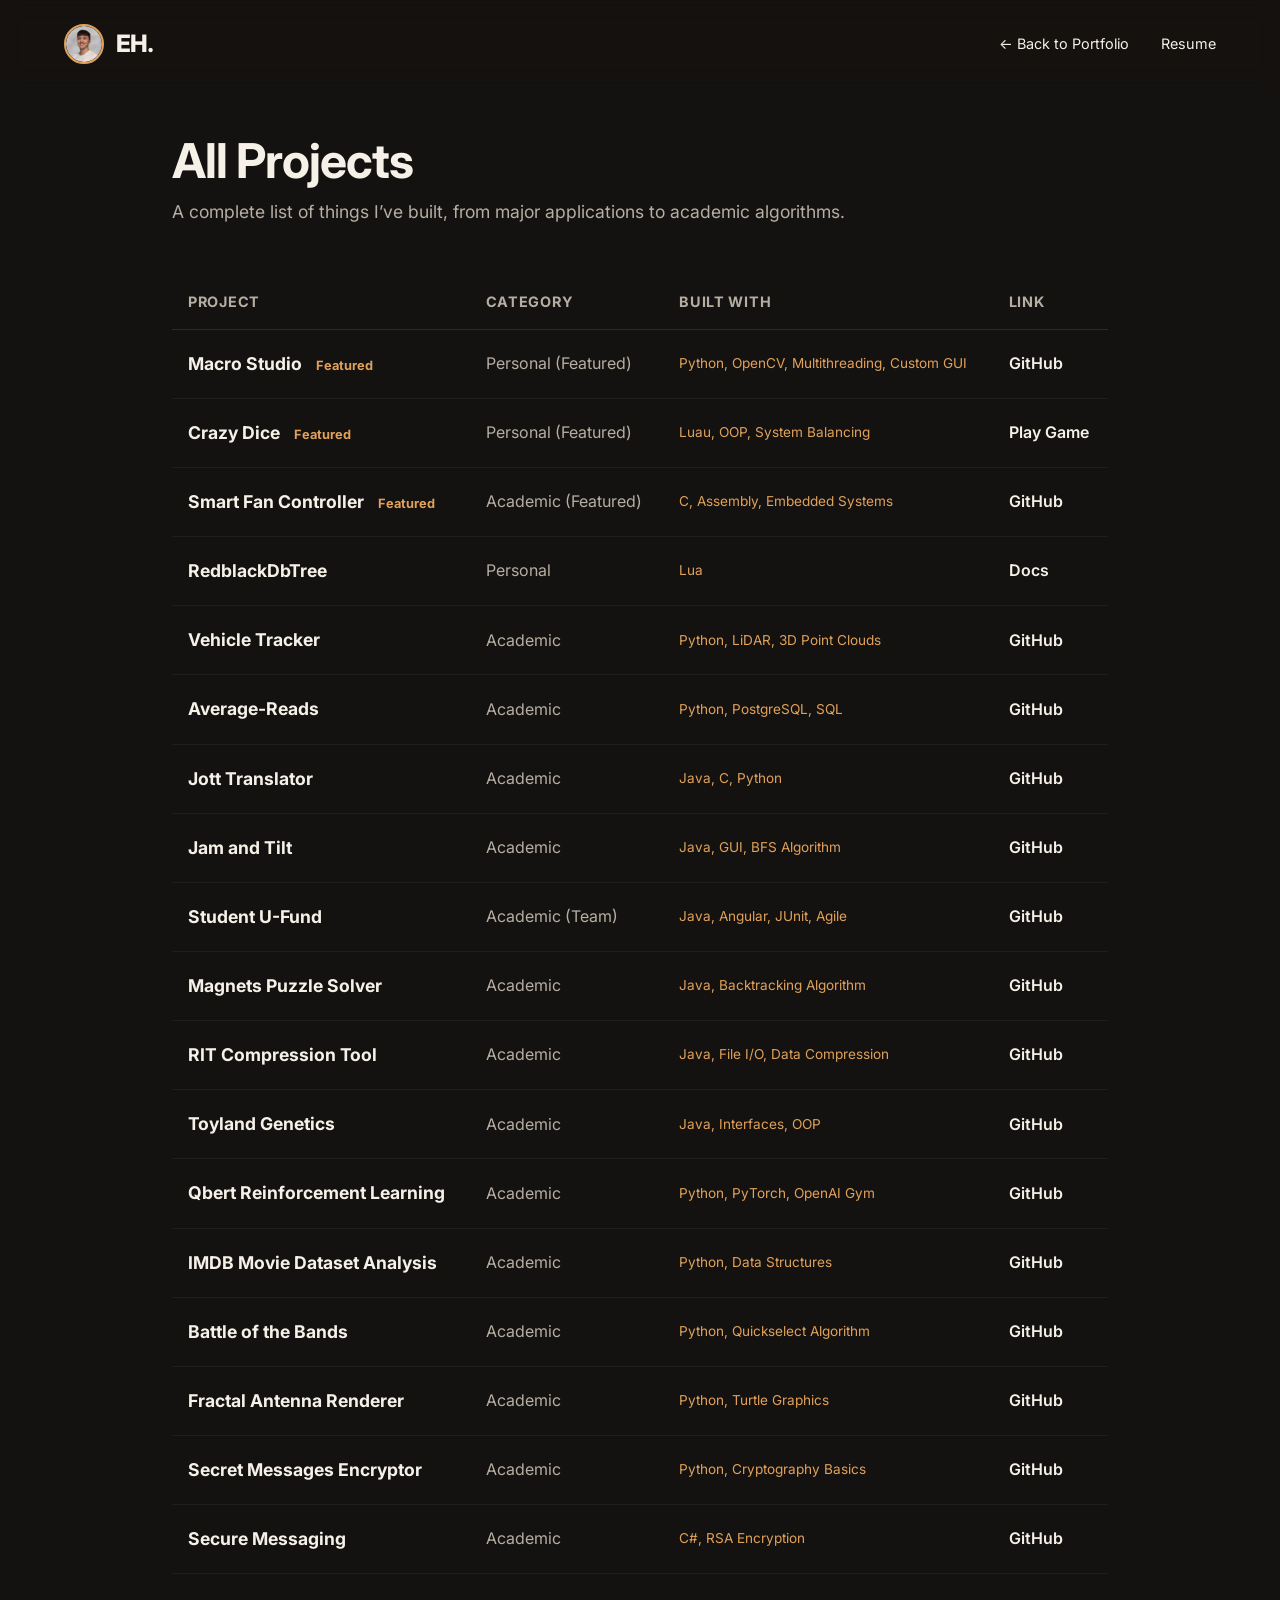
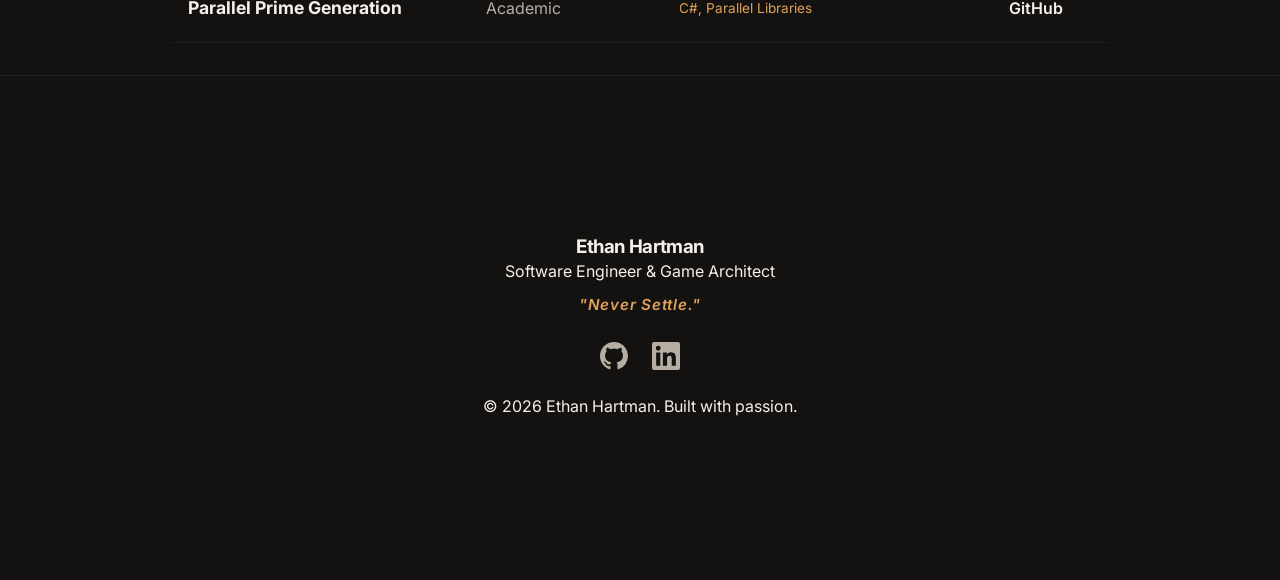
<file: archive.html>
<!DOCTYPE html>
<html lang="en">
<head>
    <meta charset="UTF-8">
    <meta name="viewport" content="width=device-width, initial-scale=1.0">
    <title>Project Archive | Ethan Hartman</title>
    <link rel="stylesheet" href="assets/css/style.css">
    <link href="https://fonts.googleapis.com/css2?family=Inter:wght@300;400;600;700;800&display=swap" rel="stylesheet">
</head>
<body class="archive-page">

    <nav class="site-nav">
        <a href="index.html#projects" class="logo">
            <img src="assets/images/profile-icon.png" alt="Ethan Hartman" class="nav-profile-pic">
            EH.
        </a>
        <ul class="nav-links">
            <li><a href="index.html#projects">&larr; Back to Portfolio</a></li>
            <li><a href="assets/files/Hartman_Ethan_CS_Resume.pdf" download>Resume</a></li>
        </ul>
    </nav>

    <main class="archive-container">
        <header class="archive-header">
            <h1>All Projects</h1>
            <p>A complete list of things I’ve built, from major applications to academic algorithms.</p>
        </header>

        <div class="table-wrapper">
            <table class="project-table">
                <thead>
                    <tr>
                        <th>Project</th>
                        <th class="hide-mobile">Category</th>
                        <th>Built With</th>
                        <th>Link</th>
                    </tr>
                </thead>
                <tbody>
                    <tr>
                        <td class="pt-title">Macro Studio <span class="featured-cue">Featured</span></td>
                        <td class="hide-mobile">Personal (Featured)</td>
                        <td class="pt-tech">Python, OpenCV, Multithreading, Custom GUI</td>
                        <td><a href="https://github.com/theeman05/MacroStudio" target="_blank" class="pt-link">GitHub</a></td>
                    </tr>

                    <tr>
                        <td class="pt-title">Crazy Dice <span class="featured-cue">Featured</span></td>
                        <td class="hide-mobile">Personal (Featured)</td>
                        <td class="pt-tech">Luau, OOP, System Balancing</td>
                        <td><a href="https://www.roblox.com/games/4767037485/Crazy-Dice" target="_blank" class="pt-link">Play Game</a></td>
                    </tr>

                    <tr>
                        <td class="pt-title">Smart Fan Controller <span class="featured-cue">Featured</span></td>
                        <td class="hide-mobile">Academic (Featured)</td>
                        <td class="pt-tech">C, Assembly, Embedded Systems</td>
                        <td><a href="https://github.com/theeman05/School-Projects/tree/main/MCC/Fan%20Simulation" target="_blank" class="pt-link">GitHub</a></td>
                    </tr>

                    <tr>
                        <td class="pt-title">RedblackDbTree</td>
                        <td class="hide-mobile">Personal</td>
                        <td class="pt-tech">Lua</td>
                        <td><a href="https://theeman05.github.io/RedBlackDbTree/" target="_blank" class="pt-link">Docs</a></td>
                    </tr>

                    <tr>
                        <td class="pt-title">Vehicle Tracker</td>
                        <td class="hide-mobile">Academic</td>
                        <td class="pt-tech">Python, LiDAR, 3D Point Clouds</td>
                        <td><a href="https://github.com/theeman05/Vehicle-Tracker" target="_blank" class="pt-link">GitHub</a></td>
                    </tr>
                    <tr>
                        <td class="pt-title">Average-Reads</td>
                        <td class="hide-mobile">Academic</td>
                        <td class="pt-tech">Python, PostgreSQL, SQL</td>
                        <td><a href="https://github.com/ian1dunn/average-reads" target="_blank" class="pt-link">GitHub</a></td>
                    </tr>

                    <tr>
                        <td class="pt-title">Jott Translator</td>
                        <td class="hide-mobile">Academic</td>
                        <td class="pt-tech">Java, C, Python</td>
                        <td><a href="https://github.com/team7-csci344-2235/jott" target="_blank" class="pt-link">GitHub</a></td>
                    </tr>
                    <tr>
                        <td class="pt-title">Jam and Tilt</td>
                        <td class="hide-mobile">Academic</td>
                        <td class="pt-tech">Java, GUI, BFS Algorithm</td>
                        <td><a href="https://github.com/theeman05/School-Projects/tree/main/RIT/CSCI%20242/project-2-jam-and-tilt-tribunes" target="_blank" class="pt-link">GitHub</a></td>
                    </tr>
                    <tr>
                        <td class="pt-title">Student U-Fund</td>
                        <td class="hide-mobile">Academic (Team)</td>
                        <td class="pt-tech">Java, Angular, JUnit, Agile</td>
                        <td><a href="https://github.com/theeman05/SWEN-261-StudentUFund" target="_blank" class="pt-link">GitHub</a></td>
                    </tr>
                    <tr>
                        <td class="pt-title">Magnets Puzzle Solver</td>
                        <td class="hide-mobile">Academic</td>
                        <td class="pt-tech">Java, Backtracking Algorithm</td>
                        <td><a href="https://github.com/theeman05/School-Projects/tree/main/RIT/CSCI%20242/Lab7" target="_blank" class="pt-link">GitHub</a></td>
                    </tr>
                    <tr>
                        <td class="pt-title">RIT Compression Tool</td>
                        <td class="hide-mobile">Academic</td>
                        <td class="pt-tech">Java, File I/O, Data Compression</td>
                        <td><a href="https://github.com/theeman05/School-Projects/tree/main/RIT/CSCI%20242/Lab6" target="_blank" class="pt-link">GitHub</a></td>
                    </tr>
                    <tr>
                        <td class="pt-title">Toyland Genetics</td>
                        <td class="hide-mobile">Academic</td>
                        <td class="pt-tech">Java, Interfaces, OOP</td>
                        <td><a href="https://github.com/theeman05/School-Projects/tree/main/RIT/CSCI%20242/Lab4" target="_blank" class="pt-link">GitHub</a></td>
                    </tr>

                    <tr>
                        <td class="pt-title">Qbert Reinforcement Learning</td>
                        <td class="hide-mobile">Academic</td>
                        <td class="pt-tech">Python, PyTorch, OpenAI Gym</td>
                        <td><a href="https://github.com/theeman05/Qbert-RL" target="_blank" class="pt-link">GitHub</a></td>
                    </tr>
                    <tr>
                        <td class="pt-title">IMDB Movie Dataset Analysis</td>
                        <td class="hide-mobile">Academic</td>
                        <td class="pt-tech">Python, Data Structures</td>
                        <td><a href="https://github.com/theeman05/School-Projects/tree/main/RIT/CSCI%20242/project-1-movies-theeman05" target="_blank" class="pt-link">GitHub</a></td>
                    </tr>
                    <tr>
                        <td class="pt-title">Battle of the Bands</td>
                        <td class="hide-mobile">Academic</td>
                        <td class="pt-tech">Python, Quickselect Algorithm</td>
                        <td><a href="https://github.com/theeman05/School-Projects/tree/main/RIT/CSCI%20242/Lab3" target="_blank" class="pt-link">GitHub</a></td>
                    </tr>
                    <tr>
                        <td class="pt-title">Fractal Antenna Renderer</td>
                        <td class="hide-mobile">Academic</td>
                        <td class="pt-tech">Python, Turtle Graphics</td>
                        <td><a href="https://github.com/theeman05/School-Projects/tree/main/RIT/CSCI%20242/Lab2" target="_blank" class="pt-link">GitHub</a></td>
                    </tr>
                    <tr>
                        <td class="pt-title">Secret Messages Encryptor</td>
                        <td class="hide-mobile">Academic</td>
                        <td class="pt-tech">Python, Cryptography Basics</td>
                        <td><a href="https://github.com/theeman05/School-Projects/tree/main/RIT/CSCI%20242/Lab1" target="_blank" class="pt-link">GitHub</a></td>
                    </tr>

                    <tr>
                        <td class="pt-title">Secure Messaging</td>
                        <td class="hide-mobile">Academic</td>
                        <td class="pt-tech">C#, RSA Encryption</td>
                        <td><a href="https://github.com/theeman05/COPADS-Encrypt-Decrypt-Project-3" target="_blank" class="pt-link">GitHub</a></td>
                    </tr>
                    <tr>
                        <td class="pt-title">Parallel Prime Generation</td>
                        <td class="hide-mobile">Academic</td>
                        <td class="pt-tech">C#, Parallel Libraries</td>
                        <td><a href="https://github.com/theeman05/Copads-Project2-PrimeOdd" target="_blank" class="pt-link">GitHub</a></td>
                    </tr>

                </tbody>
            </table>
        </div>
    </main>

    <div id="footer-placeholder"></div>

    <script src="js/footer.js"></script>
</body>
</html>
</file>
<file: assets/css/style.css>
/* =========================================
   1. DESIGN SYSTEM & RESET
   ========================================= */
:root {
    --bg-dark: #141210;
    --bg-card: #1f1c18;
    --text-primary: #f6f1e8;
    --text-secondary: #b7aea3;
    --accent: #e0a15a;
    --status: #8fa876;

    /* Typography */
    --font-main: 'Inter', -apple-system, BlinkMacSystemFont, "Segoe UI", Roboto, sans-serif;

    /* Spacing */
    --space-md: 2rem;
    --space-lg: 5rem;
    --space-xl: 10rem;
}

* {
    margin: 0;
    padding: 0;
    box-sizing: border-box;
}

html, body {
    /* Add this line to hide the horizontal overflow from the animations */
    overflow-x: hidden;
}

html {
    scroll-behavior: smooth;
    font-size: 16px;
}

body {
    background-color: var(--bg-dark);
    color: var(--text-primary);
    font-family: var(--font-main);
    line-height: 1.6;
    -webkit-font-smoothing: antialiased;
    /* Optional: Ensure body takes up full width but doesn't exceed it */
    width: 100%;
}

/* =========================================
   2. TYPOGRAPHY & BUTTONS
   ========================================= */
h1, h2, h3, h4 {
    line-height: 1.2;
    letter-spacing: -0.02em;
}

.section-heading {
    font-size: 2.5rem;
    margin-bottom: 0.5rem;
}

.section-subtext {
    color: var(--text-secondary);
    margin-bottom: var(--space-lg);
    font-size: 1.25rem;
}

button {
    cursor: pointer !important;
}

.cta-button {
    display: inline-block;
    padding: 0.75rem 1.5rem;
    border-radius: 4px;
    text-decoration: none;
    font-weight: 600;
    transition: all 0.3s ease;
    margin-top: 1rem;
}

.cta-button.primary {
    background-color: var(--text-primary);
    color: var(--bg-dark);
}

.cta-button.primary:hover {
    background-color: var(--accent);
    transform: translateY(-2px);
}

.cta-button.secondary {
    background-color: transparent;
    color: var(--accent);
    border: 1px solid var(--accent);
}

.cta-button.secondary:hover {
    background-color: var(--accent);
    transform: translateY(-2px);
    color: var(--bg-dark);
}

/* =========================================
   3. NAVIGATION (Flexbox)
   ========================================= */
.site-nav {
    position: fixed;
    top: 0;
    width: 100%;
    padding: 1.5rem 5%;
    display: flex;
    flex-wrap: wrap;
    align-items: center;
    row-gap: 0.75rem;
    background: color-mix(in srgb, var(--bg-dark) 80%, transparent);
    backdrop-filter: blur(10px); /* Premium glassmorphism effect */
    z-index: 1000;
}

.logo {
    font-size: 1.5rem;
    font-weight: 800;
    letter-spacing: -0.05em;
}

.nav-links {
    list-style: none;
    display: flex;
    flex: 1 1 12rem;
    flex-wrap: wrap;
    justify-content: flex-end;
    gap: 0.75rem 2rem;
    min-width: 0;
}

#projects,
#experience,
#gallery,
#contact {
    scroll-margin-top: 9rem;
}

.nav-links a {
    color: var(--text-primary);
    text-decoration: none;
    font-size: 0.9rem;
    transition: color 0.3s;
}

.nav-links a:hover {
    color: var(--accent);
}

/* =========================================
   4. HERO SECTION (Flexbox)
   ========================================= */
#hero {
    position: relative;
    height: 100vh;
    width: 100%;
    overflow: hidden;
    display: flex;
    flex-direction: column;
    align-items: center;
    justify-content: center;
    padding: 0 5%;
}

/* Background Video */
.hero-bg-video {
    position: absolute;
    top: 50%;
    left: 50%;
    min-width: 100%;
    min-height: 100%;
    width: auto;
    height: auto;
    transform: translate(-50%, -50%); /* Shorthand for your X and Y translation */
    z-index: -1;
    opacity: 0.15;
}

/* The Dark Vignette Overlay */
#hero::after {
    content: '';
    position: absolute;
    top: 0;
    left: 0;
    width: 100%;
    height: 100%;
    background: radial-gradient(circle, rgba(10, 10, 10, 0.2) 0%, rgba(10, 10, 10, 0.8) 100%);
    z-index: 0;
    pointer-events: none; /* Ensures the gradient doesn't block button clicks! */
}

/* Content Wrapper */
.hero-content {
    position: relative;
    z-index: 1;
    max-width: 800px;
    width: 100%;
    text-align: center; /* Centers the actual text lines */
}

/* Typography */
.hero-title {
    font-size: clamp(3rem, 8vw, 6rem);
    font-weight: 800;
    margin-bottom: 1rem;
    line-height: 1.1; /* Keeps large text tightly grouped */
}

.hero-subtitle {
    font-size: clamp(1.2rem, 3vw, 2rem);
    color: var(--text-secondary);
    font-weight: 400;
    margin-bottom: 2.5rem; /* Slightly more space before buttons */
}

/* Buttons */
.hero-btns {
    display: flex;
    gap: 1.5rem;
    justify-content: center;
    flex-wrap: wrap;
}

/* =========================================
   5. SELECTED PROJECTS (CSS Grid)
   ========================================= */
.selected-projects {
    padding: var(--space-xl) 5%;
    max-width: 1200px;
    margin: 0 auto;
}

.project-card {
    display: grid;
    grid-template-columns: 1fr 1fr;
    gap: var(--space-lg);
    align-items: center;
    margin-bottom: var(--space-xl);
}

/* Reverses the layout for alternating visual rhythm */
.project-card.asymmetrical-right .project-details {
    order: 1;
}
.project-card.asymmetrical-right .project-media {
    order: 2;
}

.project-media img,
.project-media video {
    width: 100%;
    border-radius: 8px;
    box-shadow: 0 20px 40px rgba(0,0,0,0.4);
    transition: transform 0.5s ease;
}

.project-title {
    font-size: 2rem;
    margin-bottom: 1rem;
}

.project-description {
    color: var(--text-secondary);
    margin-bottom: 1.5rem;
    font-size: 1.1rem;
}

.tech-stack {
    list-style: none;
    display: flex;
    flex-wrap: wrap;
    gap: 1rem;
    margin-bottom: 2rem;
}

.tech-stack li {
    font-size: 0.85rem;
    padding: 0.25rem 0.75rem;
    background: var(--bg-card);
    border-radius: 50px;
    color: var(--accent);
}

/* =========================================
   6. OFF-SCREEN GALLERY (CSS Columns/Masonry)
   ========================================= */
.human-element {
    padding: var(--space-xl) 5%;
}

.masonry-grid {
    display: flex;
    flex-wrap: wrap; /* Allows items to flow to the next row if they run out of space */
    justify-content: center; /* Perfectly centers the group horizontally */
    align-items: flex-start; /* Keeps the tops of the items aligned in their rows */
    gap: 1.5rem; /* This entirely replaces all the messy margins from earlier */
    max-width: 1400px;
    margin: 0 auto;
}

.masonry-item, .project-media {
    display: block;
    width: 100%;
    max-width: 400px; /* Limits the width so they sit nicely side-by-side */
    margin: 0 !important; /* We let the parent's 'gap' handle all the spacing now */
    padding: 0;
    border-radius: 8px;
    overflow: hidden;
    position: relative;

    cursor: pointer;

    /* Clean up any old column rules just in case */
    break-inside: auto;
    page-break-inside: auto;
}

.masonry-item img, .project-media img {
    display: block;
    width: 100%;
    height: auto;
    object-fit: cover;
    margin: 0;
    padding: 0;

    transition: transform 0.5s ease;
}

.masonry-item:hover img, .project-media:hover img {
    transform: scale(1.05);
    filter: grayscale(0%);

    transition: transform 0.5s ease;
}

@media (max-width: 768px) {
    .masonry-item, .project-media {
        max-width: 100%; /* Lets them go full-width on phone screens */
    }
}

/* =========================================
   7. TOOLKIT & CONTACT
   ========================================= */
.toolkit-contact {
    padding: var(--space-xl) 5%;
    text-align: center;
    background-color: var(--bg-card); /* Slight background change to break sections */
}

.marquee-container {
    width: 100%;
    max-width: 800px;
    margin: 0 auto var(--space-xl) auto;
    overflow: hidden;
    padding: 1rem 0;
    /* This creates the premium fade effect on the left and right edges */
    -webkit-mask-image: linear-gradient(to right, transparent, black 15%, black 85%, transparent);
    mask-image: linear-gradient(to right, transparent, black 15%, black 85%, transparent);
}

.marquee-track {
    /* Override standard tech-stack wrap for the marquee */
    flex-wrap: nowrap !important;
    width: max-content;

    /* Linear keeps it smooth. Infinite loops it. */
    animation: scrollMarquee 50s linear infinite;
}

/* Pause the animation when the user interacts with it! */
.marquee-track:hover {
    animation-play-state: paused;
}

/* Make the marquee tags slightly larger than the standard project tags */
.marquee-track li {
    font-size: 1rem;
    padding: 0.5rem 1.5rem;
    margin-right: 1rem; /* Ensures even spacing in the flex row */
}

/* The Animation Logic */
@keyframes scrollMarquee {
    0% { transform: translateX(0); }
    /* We slide it exactly 50% to the left, which perfectly aligns Set 2 into Set 1's starting position */
    100% { transform: translateX(-50%); }
}

.contact-card {
    max-width: 600px;
    margin: 0 auto;
    padding: var(--space-lg);
    background: var(--bg-card);
    border-radius: 12px;
}

.contact-heading {
    font-size: 2.5rem;
    margin-bottom: 1rem;
}

/* =========================================
   8. MEDIA QUERIES (Mobile Responsiveness)
   ========================================= */
@media (max-width: 900px) {
    .project-card {
        grid-template-columns: 1fr; /* Stacks the grid on smaller screens */
        gap: var(--space-md);
    }

    .project-card.asymmetrical-right .project-details,
    .project-card.asymmetrical-right .project-media {
        order: unset; /* Resets the alternating layout for mobile */
    }

    .masonry-grid {
        column-count: 2;
    }
}

@media (max-width: 600px) {
    .masonry-grid {
        column-count: 1;
    }

    #projects,
    #experience,
    #gallery,
    #contact {
        scroll-margin-top: 11rem;
    }
}

/* =========================================
   9. SCROLL ANIMATIONS (Premium Choreography)
   ========================================= */

/* The base state for all animated items */
[class*="reveal-"] {
    opacity: 0;
    /* Use the precise cubic-bezier function for that premium smooth effect */
    transition: opacity 1.2s cubic-bezier(0.22, 1, 0.36, 1),
                transform 1.2s cubic-bezier(0.22, 1, 0.36, 1);
    will-change: opacity, transform; /* Essential for hardware acceleration */
}

/* The visible state (triggered by JavaScript) */
[class*="reveal-"].is-visible {
    opacity: 1;
    transform: translate(0, 0) !important; /* Forces it to 0 regardless of start direction */
}

/* Define the starting "slide" offsets */
.reveal-up {
    transform: translateY(50px); /* Slides up from below (use for general sections) */
}

.reveal-left {
    transform: translateX(-50px); /* Slides in from the left */
}

.reveal-right {
    transform: translateX(50px); /* Slides in from the right */
}

/* =========================================
   10. LIGHTBOX MODAL
   ========================================= */
.lightbox-modal {
    /* 1. Swap display:none for visibility:hidden so we can animate out */
    visibility: hidden;
    display: flex; /* Keep flex active for centering */
    justify-content: center;
    align-items: center;

    position: fixed;
    z-index: 2000;
    left: 0;
    top: 0;
    width: 100%;
    height: 100%;

    background-color: color-mix(in srgb, var(--bg-dark) 95%, transparent);
    backdrop-filter: blur(5px);

    /* Fade the background in and out */
    opacity: 0;
    transition: opacity 0.4s ease, visibility 0.4s;
}

.lightbox-modal.active {
    visibility: visible;
    opacity: 1;
}

/* 2. The Content Boxes (The Slide Effect) */
.lightbox-content,
.modal-content-box {
    transform: translateY(40px) scale(0.95);
    transition: transform 0.4s cubic-bezier(0.22, 1, 0.36, 1);

    max-width: 90%;
    max-height: 90vh; /* This is your ceiling. We need images to stay under this. */
    border-radius: 8px;
    box-shadow: 0 25px 50px rgba(0,0,0,0.5);
}

.modal-content-box {
    background-color: var(--bg-card);
    padding: var(--space-lg);
    width: 90%;
    max-width: 800px;
    overflow-y: auto;   /* Keeps the vertical scroll for long text (Macro Studio, etc.) */
    overflow-x: hidden; /* NEW: Permanently kills accidental horizontal scrolling */
}

.modal-content-box img,
img.lightbox-content {
    max-height: 75vh; /* NEW: Forces the image to be shorter than the 90vh box */
    width: auto;
    max-width: 100%;
    object-fit: contain; /* Shrinks the image proportionally without warping */
    display: block;
    margin: 0 auto; /* Centers the image */
}

/* When active, snap it to its true position (0px) and scale */
.lightbox-modal.active .lightbox-content,
.lightbox-modal.active .modal-content-box {
    transform: translateY(0) scale(1);
}

/* 3. The Close Button */
.lightbox-close {
    position: absolute;
    top: 2rem;
    right: 3rem;
    color: var(--text-primary);
    font-size: 3rem;
    font-weight: 300;
    cursor: pointer;
    transition: color 0.2s ease;
    z-index: 2010; /* Ensures the X is always clickable above content */
}

.lightbox-close:hover {
    color: var(--accent);
}

#modal-title {
    margin-bottom: 1rem;
    font-size: 2rem;
    color: var(--accent);
}

/* =========================================
   11. NAVIGATION PROFILE ICON
   ========================================= */
.logo {
    display: flex;
    align-items: center;
    gap: 0.75rem; /* Space between icon and text */
    font-size: 1.5rem;
    font-weight: 800;
    letter-spacing: -0.05em;
    text-decoration: none;
    color: var(--text-primary);
}

.nav-profile-pic {
    width: 40px;
    height: 40px;
    border-radius: 50%;
    object-fit: cover;
    border: 2px solid var(--accent); /* Subtle accent ring */
    transition: transform 0.3s ease;
}

.logo:hover .nav-profile-pic {
    transform: scale(1.1) rotate(5deg); /* Slight playful interaction on hover */
}

/* =========================================
   12. PREMIUM CONTACT CARD
   ========================================= */
.contact-card {
    display: flex;
    flex-direction: column;
    align-items: center;
    gap: 1.5rem;
    max-width: 650px;
    margin: 0 auto;
    padding: 3rem 2rem;

    /* Premium Glassmorphism Look */
    background: linear-gradient(145deg, var(--bg-card), color-mix(in srgb, var(--bg-card) 40%, transparent));
    border: 1px solid rgba(255, 255, 255, 0.05);
    border-radius: 16px;
    box-shadow: 0 20px 40px rgba(0,0,0,0.3);

    text-align: center;
    transition: transform 0.4s ease, box-shadow 0.4s ease;
}

.contact-card:hover {
    transform: translateY(-8px);
    box-shadow: 0 30px 60px rgba(0,0,0,0.5);
}

.contact-avatar {
    width: 100px;
    height: 100px;
    border-radius: 50%;
    object-fit: cover;
    /* Creates a cool double-border effect */
    border: 3px solid var(--bg-dark);
    box-shadow: 0 0 0 3px var(--accent);
    margin-bottom: 0.5rem;
}

.contact-info p {
    color: var(--text-secondary);
    margin-bottom: 2rem;
    font-size: 1.1rem;
}

/* =========================================
   13. RESPONSIVE VIDEO EMBEDS
   ========================================= */
.video-responsive {
    position: relative;
    padding-bottom: 56.25%; /* Mathematical magic for a 16:9 aspect ratio */
    height: 0;
    overflow: hidden;
    border-radius: 8px; /* Keeps the edges soft and premium */
    margin-top: 1.5rem;
    box-shadow: 0 10px 30px rgba(0,0,0,0.3);
}

.video-responsive iframe {
    position: absolute;
    top: 0;
    left: 0;
    width: 100%;
    height: 100%;
    border: none;
}

/* =========================================
   14. METRIC HIGHLIGHT BADGE
   ========================================= */
.tech-stack li.metric-badge {
    background: color-mix(in srgb, var(--accent) 15%, transparent);
    border: 1px solid color-mix(in srgb, var(--accent) 40%, transparent);
    font-weight: 700;
    letter-spacing: 0.02em;
    animation: softPulse 3s infinite alternate;
}

@keyframes softPulse {
    0% { box-shadow: 0 0 0 0 color-mix(in srgb, var(--accent) 40%, transparent); }
    100% { box-shadow: 0 0 8px 2px color-mix(in srgb, var(--accent) 10%, transparent); }
}

/* =========================================
   15. TECH STACK INTERACTIVE TAGS
   ========================================= */
.tech-stack {
    list-style: none;
    display: flex;
    flex-wrap: wrap;
    gap: 1rem;
    margin-bottom: 2rem;
}

.tech-stack li {
    font-size: 0.85rem;
    padding: 0.25rem 0.75rem;
    background: var(--bg-card);
    border-radius: 50px;
    color: var(--accent);
    border: 1px solid transparent; /* Invisible border to prevent layout shifting on hover */

    /* The secret to a premium, springy hover effect */
    transition: all 0.3s cubic-bezier(0.22, 1, 0.36, 1);
    cursor: default; /* Keeps the cursor standard since they aren't links */
}

.tech-stack li:hover {
    transform: translateY(-4px) scale(1.05); /* Lifts up and slightly enlarges */
    background: color-mix(in srgb, var(--accent) 10%, transparent);
    border: 1px solid color-mix(in srgb, var(--accent) 50%, transparent);
    box-shadow: 0 8px 15px color-mix(in srgb, var(--accent) 20%, transparent);
    color: #ffffff; /* Text pops to pure white for contrast */
}

.tech-stack li.status-badge {
    background: color-mix(in srgb, var(--status) 15%, transparent);
    border: 1px solid color-mix(in srgb, var(--status) 40%, transparent);
    color: var(--status);
    font-weight: 700;
}

/* =========================================
   17. FOOTER ICONS
   ========================================= */
.site-footer {
    display: flex;
    flex-direction: column;
    align-items: center;
    padding: var(--space-xl) 0;
    border-top: 1px solid rgba(255, 255, 255, 0.05); /* Subtle separation line */
}

.footer-links {
    display: flex;
    gap: 1.5rem;
    margin-bottom: 1rem;
}

.footer-icon {
    width: 28px;
    height: 28px;
    color: var(--text-secondary); /* Start slightly muted */
    transition: color 0.3s ease, transform 0.3s cubic-bezier(0.22, 1, 0.36, 1);
}

/* The Magic Hover Interaction */
.footer-links a:hover .footer-icon {
    color: var(--accent); /* Pop to your blue accent */
    transform: translateY(-5px) scale(1.15); /* Snaps up towards the cursor */
}

.copyright {
    color: var(--text-secondary);
    font-size: 0.9rem;
    letter-spacing: 0.02em;
}

.footer-info {
    display: flex;
    flex-direction: column;
    align-items: center;
    text-align: center;
}

.footer-motto {
    font-style: italic;
    color: var(--accent);
    font-weight: 600;
    margin-top: 0.5rem;
    font-size: 0.95rem;
    letter-spacing: 0.05em;
}

/* =========================================
   18. PROFESSIONAL TIMELINE
   ========================================= */
/* Ensure the entire section title and content are centered */
#experience {
    display: flex;
    flex-direction: column;
    align-items: center; /* Centers the Heading and the Timeline container */
    padding: var(--space-xl) 2rem;
    background-color: var(--bg-card); /* Slight background change to break sections */
}

.experience-timeline {
    --timeline-gap: 24px;
    --timeline-rail: 20px;
    --timeline-node: 30px;
    position: relative;
    width: 100%;
    max-width: 720px;
    margin: 2rem auto;
    display: flex;
    flex-direction: column;
    gap: var(--timeline-gap);
    text-align: left;
}

.timeline-item {
    position: relative;
    margin-left: var(--timeline-rail);
    padding: 1.25rem 1.35rem;
    background: var(--bg-dark);
    border: 1px solid color-mix(in srgb, var(--accent) 30%, transparent);
    border-radius: 12px;
}

.timeline-item::before {
    content: "";
    position: absolute;
    left: calc(var(--timeline-rail) * -1);
    top: var(--timeline-node);
    width: 12px;
    height: 12px;
    border-radius: 50%;
    background: var(--accent);
    border: 3px solid var(--bg-card);
    transform: translate(-50%, -50%);
    z-index: 1;
}

.timeline-item:not(:last-child)::after {
    content: "";
    position: absolute;
    left: calc(var(--timeline-rail) * -1);
    top: var(--timeline-node);
    width: 2px;
    height: calc(100% + var(--timeline-gap));
    background: var(--accent);
    transform: translateX(-50%);
    z-index: 0;
}

.role-title {
    font-size: 1.25rem;
    color: var(--text-primary);
    font-weight: 700;
}

.company-info {
    font-size: 0.9rem;
    color: var(--accent);
    text-transform: uppercase;
    letter-spacing: 0.1em;
    margin-bottom: 1rem;
}

.timeline-item ul {
    list-style: none;
    color: var(--text-secondary);
    padding-left: 1.5rem;
}

.timeline-item li {
    margin-bottom: 0.5rem;
    position: relative;
}

.timeline-item li::before {
    content: "→";
    position: absolute;
    left: -1.5rem;
    color: var(--accent);
}

/* =========================================
   ARCHIVE PAGE (Table Layout)
   ========================================= */
.archive-page {
    background: var(--bg-dark);
    padding-top: 100px;
}

.archive-container {
    max-width: 1000px;
    margin: 0 auto;
    padding: 2rem;
}

.archive-header h1 {
    font-size: 3rem;
    margin-bottom: 0.5rem;
}

.archive-header p {
    color: var(--text-secondary);
    font-size: 1.1rem;
    margin-bottom: 3rem;
}

.table-wrapper {
    width: 100%;
    overflow-x: auto; /* Allows scrolling on tiny phones */
}

.project-table {
    width: 100%;
    border-collapse: collapse;
    text-align: left;
}

.project-table th {
    padding: 1rem;
    color: var(--text-secondary);
    font-size: 0.9rem;
    text-transform: uppercase;
    letter-spacing: 0.05em;
    border-bottom: 1px solid rgba(255, 255, 255, 0.1);
}

.project-table td {
    padding: 1.25rem 1rem;
    border-bottom: 1px solid rgba(255, 255, 255, 0.05);
    color: var(--text-secondary);
}

/* Row Hover Effect */
.project-table tbody tr {
    transition: background 0.3s ease;
}

.project-table tbody tr:hover {
    background: rgba(255, 255, 255, 0.03);
}

.pt-title {
    font-weight: 700;
    color: var(--text-primary) !important;
    font-size: 1.1rem;
}

.featured-cue {
    margin-left: 0.65rem;
    color: var(--accent);
    font-size: 0.8rem;
    white-space: nowrap;
}

.pt-tech {
    font-size: 0.85rem;
    color: var(--accent) !important;
}

.pt-link {
    color: var(--text-primary);
    text-decoration: none;
    font-weight: 600;
    transition: color 0.3s ease;
}

.pt-link:hover {
    color: var(--accent);
}

/* Mobile Responsiveness */
@media (max-width: 768px) {
    .hide-mobile {
        display: none; /* Hides the Category column on small screens to save space */
    }

    .archive-header h1 {
        font-size: 2.5rem;
    }
}

.contact-wrapper {
    position: relative;
    display: inline-flex;
    justify-content: center;
}

.copy-tooltip {
    position: absolute;
    top: -45px;
    left: 50%;
    transform: translateX(-50%) translateY(10px);
    background: var(--accent); /* Your bright blue/pink */
    color: white;
    padding: 6px 14px;
    border-radius: 20px;
    font-size: 0.85rem;
    font-weight: 600;
    white-space: nowrap;
    opacity: 0;
    visibility: hidden;
    pointer-events: none; /* Prevents the tooltip from blocking clicks */
    z-index: 50; /* Forces it above other elements */
    transition: all 0.3s cubic-bezier(0.68, -0.55, 0.265, 1.55);
}

/* We will trigger this specific class with JavaScript */
.copy-tooltip.show-tooltip {
    opacity: 1;
    visibility: visible;
    transform: translateX(-50%) translateY(0);
}

/* =========================================
   VIDEO PREVIEW THUMBNAILS
   ========================================= */
.image-wrapper {
    position: relative;
    display: block;
    width: 100%;
    height: 100%;
    line-height: 0; /* Kills any inherited text spacing */
    border-radius: 8px; /* Matches your portfolio style */
}

.play-overlay {
    position: absolute;
    top: 0;
    left: 0;
    width: 100%;
    height: 100%;
    background: rgba(0, 0, 0, 0.4); /* Darkens the image slightly */
    display: flex;
    align-items: center;
    justify-content: center;
    opacity: 0.8;
    transition: all 0.3s ease;
}

.play-icon {
    width: 60px;
    height: 60px;
    color: white;
    filter: drop-shadow(0 4px 6px rgba(0,0,0,0.5));
    transition: transform 0.3s cubic-bezier(0.175, 0.885, 0.32, 1.275);
}

/* Hover Animation */
.masonry-item:hover .play-overlay {
    background: rgba(0, 0, 0, 0.2); /* Lightens up on hover */
    opacity: 1;
}

.masonry-item:hover .play-icon {
    transform: scale(1.15); /* Pops the play button out */
    color: var(--accent); /* Uses your bright blue/pink */
}

/* Responsive iframe wrapper (if you don't already have it) */
.video-responsive {
    position: relative;
    padding-bottom: 56.25%; /* 16:9 Aspect Ratio */
    height: 0;
    overflow: hidden;
    width: 100%;
}

.video-responsive iframe {
    position: absolute;
    top: 0;
    left: 0;
    width: 100%;
    height: 100%;
    border: none;
}
</file>
<file: assets/stylesheets/main.eebd395e.min.css>
@charset "UTF-8";html{-webkit-text-size-adjust:none;-moz-text-size-adjust:none;text-size-adjust:none;box-sizing:border-box}*,:after,:before{box-sizing:inherit}@media (prefers-reduced-motion){*,:after,:before{transition:none!important}}body{margin:0}a,button,input,label{-webkit-tap-highlight-color:transparent}a{color:inherit;text-decoration:none}hr{border:0;box-sizing:initial;display:block;height:.05rem;overflow:visible;padding:0}small{font-size:80%}sub,sup{line-height:1em}img{border-style:none}table{border-collapse:initial;border-spacing:0}td,th{font-weight:400;vertical-align:top}button{background:#0000;border:0;font-family:inherit;font-size:inherit;margin:0;padding:0}input{border:0;outline:none}:root{--md-primary-fg-color:#4051b5;--md-primary-fg-color--light:#5d6cc0;--md-primary-fg-color--dark:#303fa1;--md-primary-bg-color:#fff;--md-primary-bg-color--light:#ffffffb3;--md-accent-fg-color:#526cfe;--md-accent-fg-color--transparent:#526cfe1a;--md-accent-bg-color:#fff;--md-accent-bg-color--light:#ffffffb3}[data-md-color-scheme=default]{color-scheme:light}[data-md-color-scheme=default] img[src$="#gh-dark-mode-only"],[data-md-color-scheme=default] img[src$="#only-dark"]{display:none}:root,[data-md-color-scheme=default]{--md-default-fg-color:#000000de;--md-default-fg-color--light:#0000008a;--md-default-fg-color--lighter:#00000052;--md-default-fg-color--lightest:#00000012;--md-default-bg-color:#fff;--md-default-bg-color--light:#ffffffb3;--md-default-bg-color--lighter:#ffffff4d;--md-default-bg-color--lightest:#ffffff1f;--md-code-fg-color:#36464e;--md-code-bg-color:#f5f5f5;--md-code-hl-color:#ffff0080;--md-code-hl-number-color:#d52a2a;--md-code-hl-special-color:#db1457;--md-code-hl-function-color:#a846b9;--md-code-hl-constant-color:#6e59d9;--md-code-hl-keyword-color:#3f6ec6;--md-code-hl-string-color:#1c7d4d;--md-code-hl-name-color:var(--md-code-fg-color);--md-code-hl-operator-color:var(--md-default-fg-color--light);--md-code-hl-punctuation-color:var(--md-default-fg-color--light);--md-code-hl-comment-color:var(--md-default-fg-color--light);--md-code-hl-generic-color:var(--md-default-fg-color--light);--md-code-hl-variable-color:var(--md-default-fg-color--light);--md-typeset-color:var(--md-default-fg-color);--md-typeset-a-color:var(--md-primary-fg-color);--md-typeset-mark-color:#ffff0080;--md-typeset-del-color:#f5503d26;--md-typeset-ins-color:#0bd57026;--md-typeset-kbd-color:#fafafa;--md-typeset-kbd-accent-color:#fff;--md-typeset-kbd-border-color:#b8b8b8;--md-typeset-table-color:#0000001f;--md-typeset-table-color--light:rgba(0,0,0,.035);--md-admonition-fg-color:var(--md-default-fg-color);--md-admonition-bg-color:var(--md-default-bg-color);--md-warning-fg-color:#000000de;--md-warning-bg-color:#ff9;--md-footer-fg-color:#fff;--md-footer-fg-color--light:#ffffffb3;--md-footer-fg-color--lighter:#ffffff73;--md-footer-bg-color:#000000de;--md-footer-bg-color--dark:#00000052;--md-shadow-z1:0 0.2rem 0.5rem #0000000d,0 0 0.05rem #0000001a;--md-shadow-z2:0 0.2rem 0.5rem #0000001a,0 0 0.05rem #00000040;--md-shadow-z3:0 0.2rem 0.5rem #0003,0 0 0.05rem #00000059}.md-icon svg{fill:currentcolor;display:block;height:1.2rem;width:1.2rem}body{-webkit-font-smoothing:antialiased;-moz-osx-font-smoothing:grayscale;--md-text-font-family:var(--md-text-font,_),-apple-system,BlinkMacSystemFont,Helvetica,Arial,sans-serif;--md-code-font-family:var(--md-code-font,_),SFMono-Regular,Consolas,Menlo,monospace}aside,body,input{font-feature-settings:"kern","liga";color:var(--md-typeset-color);font-family:var(--md-text-font-family)}code,kbd,pre{font-feature-settings:"kern";font-family:var(--md-code-font-family)}:root{--md-typeset-table-sort-icon:url('data:image/svg+xml;charset=utf-8,<svg xmlns="http://www.w3.org/2000/svg" viewBox="0 0 24 24"><path d="m18 21-4-4h3V7h-3l4-4 4 4h-3v10h3M2 19v-2h10v2M2 13v-2h7v2M2 7V5h4v2H2Z"/></svg>');--md-typeset-table-sort-icon--asc:url('data:image/svg+xml;charset=utf-8,<svg xmlns="http://www.w3.org/2000/svg" viewBox="0 0 24 24"><path d="M19 17h3l-4 4-4-4h3V3h2M2 17h10v2H2M6 5v2H2V5m0 6h7v2H2v-2Z"/></svg>');--md-typeset-table-sort-icon--desc:url('data:image/svg+xml;charset=utf-8,<svg xmlns="http://www.w3.org/2000/svg" viewBox="0 0 24 24"><path d="M19 7h3l-4-4-4 4h3v14h2M2 17h10v2H2M6 5v2H2V5m0 6h7v2H2v-2Z"/></svg>')}.md-typeset{-webkit-print-color-adjust:exact;color-adjust:exact;font-size:.8rem;line-height:1.6}@media print{.md-typeset{font-size:.68rem}}.md-typeset blockquote,.md-typeset dl,.md-typeset figure,.md-typeset ol,.md-typeset pre,.md-typeset ul{margin-bottom:1em;margin-top:1em}.md-typeset h1{color:var(--md-default-fg-color--light);font-size:2em;line-height:1.3;margin:0 0 1.25em}.md-typeset h1,.md-typeset h2{font-weight:300;letter-spacing:-.01em}.md-typeset h2{font-size:1.5625em;line-height:1.4;margin:1.6em 0 .64em}.md-typeset h3{font-size:1.25em;font-weight:400;letter-spacing:-.01em;line-height:1.5;margin:1.6em 0 .8em}.md-typeset h2+h3{margin-top:.8em}.md-typeset h4{font-weight:700;letter-spacing:-.01em;margin:1em 0}.md-typeset h5,.md-typeset h6{color:var(--md-default-fg-color--light);font-size:.8em;font-weight:700;letter-spacing:-.01em;margin:1.25em 0}.md-typeset h5{text-transform:uppercase}.md-typeset hr{border-bottom:.05rem solid var(--md-default-fg-color--lightest);display:flow-root;margin:1.5em 0}.md-typeset a{color:var(--md-typeset-a-color);word-break:break-word}.md-typeset a,.md-typeset a:before{transition:color 125ms}.md-typeset a:focus,.md-typeset a:hover{color:var(--md-accent-fg-color)}.md-typeset a:focus code,.md-typeset a:hover code{background-color:var(--md-accent-fg-color--transparent)}.md-typeset a code{color:currentcolor;transition:background-color 125ms}.md-typeset a.focus-visible{outline-color:var(--md-accent-fg-color);outline-offset:.2rem}.md-typeset code,.md-typeset kbd,.md-typeset pre{color:var(--md-code-fg-color);direction:ltr;font-variant-ligatures:none}@media print{.md-typeset code,.md-typeset kbd,.md-typeset pre{white-space:pre-wrap}}.md-typeset code{background-color:var(--md-code-bg-color);border-radius:.1rem;-webkit-box-decoration-break:clone;box-decoration-break:clone;font-size:.85em;padding:0 .2941176471em;word-break:break-word}.md-typeset code:not(.focus-visible){-webkit-tap-highlight-color:transparent;outline:none}.md-typeset pre{display:flow-root;line-height:1.4;position:relative}.md-typeset pre>code{-webkit-box-decoration-break:slice;box-decoration-break:slice;box-shadow:none;display:block;margin:0;outline-color:var(--md-accent-fg-color);overflow:auto;padding:.7720588235em 1.1764705882em;scrollbar-color:var(--md-default-fg-color--lighter) #0000;scrollbar-width:thin;touch-action:auto;word-break:normal}.md-typeset pre>code:hover{scrollbar-color:var(--md-accent-fg-color) #0000}.md-typeset pre>code::-webkit-scrollbar{height:.2rem;width:.2rem}.md-typeset pre>code::-webkit-scrollbar-thumb{background-color:var(--md-default-fg-color--lighter)}.md-typeset pre>code::-webkit-scrollbar-thumb:hover{background-color:var(--md-accent-fg-color)}.md-typeset kbd{background-color:var(--md-typeset-kbd-color);border-radius:.1rem;box-shadow:0 .1rem 0 .05rem var(--md-typeset-kbd-border-color),0 .1rem 0 var(--md-typeset-kbd-border-color),0 -.1rem .2rem var(--md-typeset-kbd-accent-color) inset;color:var(--md-default-fg-color);display:inline-block;font-size:.75em;padding:0 .6666666667em;vertical-align:text-top;word-break:break-word}.md-typeset mark{background-color:var(--md-typeset-mark-color);-webkit-box-decoration-break:clone;box-decoration-break:clone;color:inherit;word-break:break-word}.md-typeset abbr{border-bottom:.05rem dotted var(--md-default-fg-color--light);cursor:help;text-decoration:none}@media (hover:none){.md-typeset abbr[title]:focus:after,.md-typeset abbr[title]:hover:after{background-color:var(--md-default-fg-color);border-radius:.1rem;box-shadow:var(--md-shadow-z3);color:var(--md-default-bg-color);content:attr(title);font-size:.7rem;left:.8rem;margin-top:2em;padding:.2rem .3rem;position:absolute;right:.8rem}}.md-typeset small{opacity:.75}[dir=ltr] .md-typeset sub,[dir=ltr] .md-typeset sup{margin-left:.078125em}[dir=rtl] .md-typeset sub,[dir=rtl] .md-typeset sup{margin-right:.078125em}[dir=ltr] .md-typeset blockquote{padding-left:.6rem}[dir=rtl] .md-typeset blockquote{padding-right:.6rem}[dir=ltr] .md-typeset blockquote{border-left:.2rem solid var(--md-default-fg-color--lighter)}[dir=rtl] .md-typeset blockquote{border-right:.2rem solid var(--md-default-fg-color--lighter)}.md-typeset blockquote{color:var(--md-default-fg-color--light);margin-left:0;margin-right:0}.md-typeset ul{list-style-type:disc}[dir=ltr] .md-typeset ol,[dir=ltr] .md-typeset ul{margin-left:.625em}[dir=rtl] .md-typeset ol,[dir=rtl] .md-typeset ul{margin-right:.625em}.md-typeset ol,.md-typeset ul{padding:0}.md-typeset ol:not([hidden]),.md-typeset ul:not([hidden]){display:flow-root}.md-typeset ol ol,.md-typeset ul ol{list-style-type:lower-alpha}.md-typeset ol ol ol,.md-typeset ul ol ol{list-style-type:lower-roman}[dir=ltr] .md-typeset ol li,[dir=ltr] .md-typeset ul li{margin-left:1.25em}[dir=rtl] .md-typeset ol li,[dir=rtl] .md-typeset ul li{margin-right:1.25em}.md-typeset ol li,.md-typeset ul li{margin-bottom:.5em}.md-typeset ol li blockquote,.md-typeset ol li p,.md-typeset ul li blockquote,.md-typeset ul li p{margin:.5em 0}.md-typeset ol li:last-child,.md-typeset ul li:last-child{margin-bottom:0}[dir=ltr] .md-typeset ol li ol,[dir=ltr] .md-typeset ol li ul,[dir=ltr] .md-typeset ul li ol,[dir=ltr] .md-typeset ul li ul{margin-left:.625em}[dir=rtl] .md-typeset ol li ol,[dir=rtl] .md-typeset ol li ul,[dir=rtl] .md-typeset ul li ol,[dir=rtl] .md-typeset ul li ul{margin-right:.625em}.md-typeset ol li ol,.md-typeset ol li ul,.md-typeset ul li ol,.md-typeset ul li ul{margin-bottom:.5em;margin-top:.5em}[dir=ltr] .md-typeset dd{margin-left:1.875em}[dir=rtl] .md-typeset dd{margin-right:1.875em}.md-typeset dd{margin-bottom:1.5em;margin-top:1em}.md-typeset img,.md-typeset svg,.md-typeset video{height:auto;max-width:100%}.md-typeset img[align=left]{margin:1em 1em 1em 0}.md-typeset img[align=right]{margin:1em 0 1em 1em}.md-typeset img[align]:only-child{margin-top:0}.md-typeset figure{display:flow-root;margin:1em auto;max-width:100%;text-align:center;width:-webkit-fit-content;width:-moz-fit-content;width:fit-content}.md-typeset figure img{display:block}.md-typeset figcaption{font-style:italic;margin:1em auto;max-width:24rem}.md-typeset iframe{max-width:100%}.md-typeset table:not([class]){background-color:var(--md-default-bg-color);border:.05rem solid var(--md-typeset-table-color);border-radius:.1rem;display:inline-block;font-size:.64rem;max-width:100%;overflow:auto;touch-action:auto}@media print{.md-typeset table:not([class]){display:table}}.md-typeset table:not([class])+*{margin-top:1.5em}.md-typeset table:not([class]) td>:first-child,.md-typeset table:not([class]) th>:first-child{margin-top:0}.md-typeset table:not([class]) td>:last-child,.md-typeset table:not([class]) th>:last-child{margin-bottom:0}.md-typeset table:not([class]) td:not([align]),.md-typeset table:not([class]) th:not([align]){text-align:left}[dir=rtl] .md-typeset table:not([class]) td:not([align]),[dir=rtl] .md-typeset table:not([class]) th:not([align]){text-align:right}.md-typeset table:not([class]) th{font-weight:700;min-width:5rem;padding:.9375em 1.25em;vertical-align:top}.md-typeset table:not([class]) td{border-top:.05rem solid var(--md-typeset-table-color);padding:.9375em 1.25em;vertical-align:top}.md-typeset table:not([class]) tbody tr{transition:background-color 125ms}.md-typeset table:not([class]) tbody tr:hover{background-color:var(--md-typeset-table-color--light);box-shadow:0 .05rem 0 var(--md-default-bg-color) inset}.md-typeset table:not([class]) a{word-break:normal}.md-typeset table th[role=columnheader]{cursor:pointer}[dir=ltr] .md-typeset table th[role=columnheader]:after{margin-left:.5em}[dir=rtl] .md-typeset table th[role=columnheader]:after{margin-right:.5em}.md-typeset table th[role=columnheader]:after{content:"";display:inline-block;height:1.2em;-webkit-mask-image:var(--md-typeset-table-sort-icon);mask-image:var(--md-typeset-table-sort-icon);-webkit-mask-repeat:no-repeat;mask-repeat:no-repeat;-webkit-mask-size:contain;mask-size:contain;transition:background-color 125ms;vertical-align:text-bottom;width:1.2em}.md-typeset table th[role=columnheader]:hover:after{background-color:var(--md-default-fg-color--lighter)}.md-typeset table th[role=columnheader][aria-sort=ascending]:after{background-color:var(--md-default-fg-color--light);-webkit-mask-image:var(--md-typeset-table-sort-icon--asc);mask-image:var(--md-typeset-table-sort-icon--asc)}.md-typeset table th[role=columnheader][aria-sort=descending]:after{background-color:var(--md-default-fg-color--light);-webkit-mask-image:var(--md-typeset-table-sort-icon--desc);mask-image:var(--md-typeset-table-sort-icon--desc)}.md-typeset__scrollwrap{margin:1em -.8rem;overflow-x:auto;touch-action:auto}.md-typeset__table{display:inline-block;margin-bottom:.5em;padding:0 .8rem}@media print{.md-typeset__table{display:block}}html .md-typeset__table table{display:table;margin:0;overflow:hidden;width:100%}@media screen and (max-width:44.9375em){.md-content__inner>pre{margin:1em -.8rem}.md-content__inner>pre code{border-radius:0}}.md-banner{background-color:var(--md-footer-bg-color);color:var(--md-footer-fg-color);overflow:auto}@media print{.md-banner{display:none}}.md-banner--warning{background-color:var(--md-warning-bg-color);color:var(--md-warning-fg-color)}.md-banner__inner{font-size:.7rem;margin:.6rem auto;padding:0 .8rem}[dir=ltr] .md-banner__button{float:right}[dir=rtl] .md-banner__button{float:left}.md-banner__button{color:inherit;cursor:pointer;transition:opacity .25s}.md-banner__button:hover{opacity:.7}html{font-size:125%;height:100%;overflow-x:hidden}@media screen and (min-width:100em){html{font-size:137.5%}}@media screen and (min-width:125em){html{font-size:150%}}body{background-color:var(--md-default-bg-color);display:flex;flex-direction:column;font-size:.5rem;min-height:100%;position:relative;width:100%}@media print{body{display:block}}@media screen and (max-width:59.9375em){body[data-md-scrolllock]{position:fixed}}.md-grid{margin-left:auto;margin-right:auto;max-width:61rem}.md-container{display:flex;flex-direction:column;flex-grow:1}@media print{.md-container{display:block}}.md-main{flex-grow:1}.md-main__inner{display:flex;height:100%;margin-top:1.5rem}.md-ellipsis{overflow:hidden;text-overflow:ellipsis}.md-toggle{display:none}.md-option{height:0;opacity:0;position:absolute;width:0}.md-option:checked+label:not([hidden]){display:block}.md-option.focus-visible+label{outline-color:var(--md-accent-fg-color);outline-style:auto}.md-skip{background-color:var(--md-default-fg-color);border-radius:.1rem;color:var(--md-default-bg-color);font-size:.64rem;margin:.5rem;opacity:0;outline-color:var(--md-accent-fg-color);padding:.3rem .5rem;position:fixed;transform:translateY(.4rem);z-index:-1}.md-skip:focus{opacity:1;transform:translateY(0);transition:transform .25s cubic-bezier(.4,0,.2,1),opacity 175ms 75ms;z-index:10}@page{margin:25mm}:root{--md-clipboard-icon:url('data:image/svg+xml;charset=utf-8,<svg xmlns="http://www.w3.org/2000/svg" viewBox="0 0 24 24"><path d="M19 21H8V7h11m0-2H8a2 2 0 0 0-2 2v14a2 2 0 0 0 2 2h11a2 2 0 0 0 2-2V7a2 2 0 0 0-2-2m-3-4H4a2 2 0 0 0-2 2v14h2V3h12V1Z"/></svg>')}.md-clipboard{border-radius:.1rem;color:var(--md-default-fg-color--lightest);cursor:pointer;height:1.5em;outline-color:var(--md-accent-fg-color);outline-offset:.1rem;position:absolute;right:.5em;top:.5em;transition:color .25s;width:1.5em;z-index:1}@media print{.md-clipboard{display:none}}.md-clipboard:not(.focus-visible){-webkit-tap-highlight-color:transparent;outline:none}:hover>.md-clipboard{color:var(--md-default-fg-color--light)}.md-clipboard:focus,.md-clipboard:hover{color:var(--md-accent-fg-color)}.md-clipboard:after{background-color:currentcolor;content:"";display:block;height:1.125em;margin:0 auto;-webkit-mask-image:var(--md-clipboard-icon);mask-image:var(--md-clipboard-icon);-webkit-mask-position:center;mask-position:center;-webkit-mask-repeat:no-repeat;mask-repeat:no-repeat;-webkit-mask-size:contain;mask-size:contain;width:1.125em}.md-clipboard--inline{cursor:pointer}.md-clipboard--inline code{transition:color .25s,background-color .25s}.md-clipboard--inline:focus code,.md-clipboard--inline:hover code{background-color:var(--md-accent-fg-color--transparent);color:var(--md-accent-fg-color)}@keyframes consent{0%{opacity:0;transform:translateY(100%)}to{opacity:1;transform:translateY(0)}}@keyframes overlay{0%{opacity:0}to{opacity:1}}.md-consent__overlay{animation:overlay .25s both;-webkit-backdrop-filter:blur(.1rem);backdrop-filter:blur(.1rem);background-color:#0000008a;height:100%;opacity:1;position:fixed;top:0;width:100%;z-index:5}.md-consent__inner{animation:consent .5s cubic-bezier(.1,.7,.1,1) both;background-color:var(--md-default-bg-color);border:0;border-radius:.1rem;bottom:0;box-shadow:0 0 .2rem #0000001a,0 .2rem .4rem #0003;max-height:100%;overflow:auto;padding:0;position:fixed;width:100%;z-index:5}.md-consent__form{padding:.8rem}.md-consent__settings{display:none;margin:1em 0}input:checked+.md-consent__settings{display:block}.md-consent__controls{margin-bottom:.8rem}.md-typeset .md-consent__controls .md-button{display:inline}@media screen and (max-width:44.9375em){.md-typeset .md-consent__controls .md-button{display:block;margin-top:.4rem;text-align:center;width:100%}}.md-consent label{cursor:pointer}.md-content{flex-grow:1;min-width:0}.md-content__inner{margin:0 .8rem 1.2rem;padding-top:.6rem}@media screen and (min-width:76.25em){[dir=ltr] .md-sidebar--primary:not([hidden])~.md-content>.md-content__inner{margin-left:1.2rem}[dir=ltr] .md-sidebar--secondary:not([hidden])~.md-content>.md-content__inner,[dir=rtl] .md-sidebar--primary:not([hidden])~.md-content>.md-content__inner{margin-right:1.2rem}[dir=rtl] .md-sidebar--secondary:not([hidden])~.md-content>.md-content__inner{margin-left:1.2rem}}.md-content__inner:before{content:"";display:block;height:.4rem}.md-content__inner>:last-child{margin-bottom:0}[dir=ltr] .md-content__button{float:right}[dir=rtl] .md-content__button{float:left}[dir=ltr] .md-content__button{margin-left:.4rem}[dir=rtl] .md-content__button{margin-right:.4rem}.md-content__button{margin:.4rem 0;padding:0}@media print{.md-content__button{display:none}}.md-typeset .md-content__button{color:var(--md-default-fg-color--lighter)}.md-content__button svg{display:inline;vertical-align:top}[dir=rtl] .md-content__button svg{transform:scaleX(-1)}[dir=ltr] .md-dialog{right:.8rem}[dir=rtl] .md-dialog{left:.8rem}.md-dialog{background-color:var(--md-default-fg-color);border-radius:.1rem;bottom:.8rem;box-shadow:var(--md-shadow-z3);min-width:11.1rem;opacity:0;padding:.4rem .6rem;pointer-events:none;position:fixed;transform:translateY(100%);transition:transform 0ms .4s,opacity .4s;z-index:4}@media print{.md-dialog{display:none}}.md-dialog--active{opacity:1;pointer-events:auto;transform:translateY(0);transition:transform .4s cubic-bezier(.075,.85,.175,1),opacity .4s}.md-dialog__inner{color:var(--md-default-bg-color);font-size:.7rem}.md-feedback{margin:2em 0 1em;text-align:center}.md-feedback fieldset{border:none;margin:0;padding:0}.md-feedback__title{font-weight:700;margin:1em auto}.md-feedback__inner{position:relative}.md-feedback__list{align-content:baseline;display:flex;flex-wrap:wrap;justify-content:center;position:relative}.md-feedback__list:hover .md-icon:not(:disabled){color:var(--md-default-fg-color--lighter)}:disabled .md-feedback__list{min-height:1.8rem}.md-feedback__icon{color:var(--md-default-fg-color--light);cursor:pointer;flex-shrink:0;margin:0 .1rem;transition:color 125ms}.md-feedback__icon:not(:disabled).md-icon:hover{color:var(--md-accent-fg-color)}.md-feedback__icon:disabled{color:var(--md-default-fg-color--lightest);pointer-events:none}.md-feedback__note{opacity:0;position:relative;transform:translateY(.4rem);transition:transform .4s cubic-bezier(.1,.7,.1,1),opacity .15s}.md-feedback__note>*{margin:0 auto;max-width:16rem}:disabled .md-feedback__note{opacity:1;transform:translateY(0)}.md-footer{background-color:var(--md-footer-bg-color);color:var(--md-footer-fg-color)}@media print{.md-footer{display:none}}.md-footer__inner{justify-content:space-between;overflow:auto;padding:.2rem}.md-footer__inner:not([hidden]){display:flex}.md-footer__link{align-items:end;display:flex;flex-grow:0.01;margin-bottom:.4rem;margin-top:1rem;max-width:100%;outline-color:var(--md-accent-fg-color);overflow:hidden;transition:opacity .25s}.md-footer__link:focus,.md-footer__link:hover{opacity:.7}[dir=rtl] .md-footer__link svg{transform:scaleX(-1)}@media screen and (max-width:44.9375em){.md-footer__link--prev{flex-shrink:0}.md-footer__link--prev .md-footer__title{display:none}}[dir=ltr] .md-footer__link--next{margin-left:auto}[dir=rtl] .md-footer__link--next{margin-right:auto}.md-footer__link--next{text-align:right}[dir=rtl] .md-footer__link--next{text-align:left}.md-footer__title{flex-grow:1;font-size:.9rem;margin-bottom:.7rem;max-width:calc(100% - 2.4rem);padding:0 1rem;white-space:nowrap}.md-footer__button{margin:.2rem;padding:.4rem}.md-footer__direction{font-size:.64rem;opacity:.7}.md-footer-meta{background-color:var(--md-footer-bg-color--dark)}.md-footer-meta__inner{display:flex;flex-wrap:wrap;justify-content:space-between;padding:.2rem}html .md-footer-meta.md-typeset a{color:var(--md-footer-fg-color--light)}html .md-footer-meta.md-typeset a:focus,html .md-footer-meta.md-typeset a:hover{color:var(--md-footer-fg-color)}.md-copyright{color:var(--md-footer-fg-color--lighter);font-size:.64rem;margin:auto .6rem;padding:.4rem 0;width:100%}@media screen and (min-width:45em){.md-copyright{width:auto}}.md-copyright__highlight{color:var(--md-footer-fg-color--light)}.md-social{margin:0 .4rem;padding:.2rem 0 .6rem}@media screen and (min-width:45em){.md-social{padding:.6rem 0}}.md-social__link{display:inline-block;height:1.6rem;text-align:center;width:1.6rem}.md-social__link:before{line-height:1.9}.md-social__link svg{fill:currentcolor;max-height:.8rem;vertical-align:-25%}.md-typeset .md-button{border:.1rem solid;border-radius:.1rem;color:var(--md-primary-fg-color);cursor:pointer;display:inline-block;font-weight:700;padding:.625em 2em;transition:color 125ms,background-color 125ms,border-color 125ms}.md-typeset .md-button--primary{background-color:var(--md-primary-fg-color);border-color:var(--md-primary-fg-color);color:var(--md-primary-bg-color)}.md-typeset .md-button:focus,.md-typeset .md-button:hover{background-color:var(--md-accent-fg-color);border-color:var(--md-accent-fg-color);color:var(--md-accent-bg-color)}[dir=ltr] .md-typeset .md-input{border-top-left-radius:.1rem}[dir=ltr] .md-typeset .md-input,[dir=rtl] .md-typeset .md-input{border-top-right-radius:.1rem}[dir=rtl] .md-typeset .md-input{border-top-left-radius:.1rem}.md-typeset .md-input{border-bottom:.1rem solid var(--md-default-fg-color--lighter);box-shadow:var(--md-shadow-z1);font-size:.8rem;height:1.8rem;padding:0 .6rem;transition:border .25s,box-shadow .25s}.md-typeset .md-input:focus,.md-typeset .md-input:hover{border-bottom-color:var(--md-accent-fg-color);box-shadow:var(--md-shadow-z2)}.md-typeset .md-input--stretch{width:100%}.md-header{background-color:var(--md-primary-fg-color);box-shadow:0 0 .2rem #0000,0 .2rem .4rem #0000;color:var(--md-primary-bg-color);display:block;left:0;position:sticky;right:0;top:0;z-index:4}@media print{.md-header{display:none}}.md-header[hidden]{transform:translateY(-100%);transition:transform .25s cubic-bezier(.8,0,.6,1),box-shadow .25s}.md-header--shadow{box-shadow:0 0 .2rem #0000001a,0 .2rem .4rem #0003;transition:transform .25s cubic-bezier(.1,.7,.1,1),box-shadow .25s}.md-header__inner{align-items:center;display:flex;padding:0 .2rem}.md-header__button{color:currentcolor;cursor:pointer;margin:.2rem;outline-color:var(--md-accent-fg-color);padding:.4rem;position:relative;transition:opacity .25s;vertical-align:middle;z-index:1}.md-header__button:hover{opacity:.7}.md-header__button:not([hidden]){display:inline-block}.md-header__button:not(.focus-visible){-webkit-tap-highlight-color:transparent;outline:none}.md-header__button.md-logo{margin:.2rem;padding:.4rem}@media screen and (max-width:76.1875em){.md-header__button.md-logo{display:none}}.md-header__button.md-logo img,.md-header__button.md-logo svg{fill:currentcolor;display:block;height:1.2rem;width:auto}@media screen and (min-width:60em){.md-header__button[for=__search]{display:none}}.no-js .md-header__button[for=__search]{display:none}[dir=rtl] .md-header__button[for=__search] svg{transform:scaleX(-1)}@media screen and (min-width:76.25em){.md-header__button[for=__drawer]{display:none}}.md-header__topic{display:flex;max-width:100%;position:absolute;transition:transform .4s cubic-bezier(.1,.7,.1,1),opacity .15s;white-space:nowrap}.md-header__topic+.md-header__topic{opacity:0;pointer-events:none;transform:translateX(1.25rem);transition:transform .4s cubic-bezier(1,.7,.1,.1),opacity .15s;z-index:-1}[dir=rtl] .md-header__topic+.md-header__topic{transform:translateX(-1.25rem)}.md-header__topic:first-child{font-weight:700}[dir=ltr] .md-header__title{margin-left:1rem}[dir=rtl] .md-header__title{margin-right:1rem}[dir=ltr] .md-header__title{margin-right:.4rem}[dir=rtl] .md-header__title{margin-left:.4rem}.md-header__title{flex-grow:1;font-size:.9rem;height:2.4rem;line-height:2.4rem}.md-header__title--active .md-header__topic{opacity:0;pointer-events:none;transform:translateX(-1.25rem);transition:transform .4s cubic-bezier(1,.7,.1,.1),opacity .15s;z-index:-1}[dir=rtl] .md-header__title--active .md-header__topic{transform:translateX(1.25rem)}.md-header__title--active .md-header__topic+.md-header__topic{opacity:1;pointer-events:auto;transform:translateX(0);transition:transform .4s cubic-bezier(.1,.7,.1,1),opacity .15s;z-index:0}.md-header__title>.md-header__ellipsis{height:100%;position:relative;width:100%}.md-header__option{display:flex;flex-shrink:0;max-width:100%;transition:max-width 0ms .25s,opacity .25s .25s;white-space:nowrap}[data-md-toggle=search]:checked~.md-header .md-header__option{max-width:0;opacity:0;transition:max-width 0ms,opacity 0ms}.md-header__source{display:none}@media screen and (min-width:60em){[dir=ltr] .md-header__source{margin-left:1rem}[dir=rtl] .md-header__source{margin-right:1rem}.md-header__source{display:block;max-width:11.7rem;width:11.7rem}}@media screen and (min-width:76.25em){[dir=ltr] .md-header__source{margin-left:1.4rem}[dir=rtl] .md-header__source{margin-right:1.4rem}}:root{--md-nav-icon--prev:url('data:image/svg+xml;charset=utf-8,<svg xmlns="http://www.w3.org/2000/svg" viewBox="0 0 24 24"><path d="M20 11v2H8l5.5 5.5-1.42 1.42L4.16 12l7.92-7.92L13.5 5.5 8 11h12Z"/></svg>');--md-nav-icon--next:url('data:image/svg+xml;charset=utf-8,<svg xmlns="http://www.w3.org/2000/svg" viewBox="0 0 24 24"><path d="M8.59 16.58 13.17 12 8.59 7.41 10 6l6 6-6 6-1.41-1.42Z"/></svg>');--md-toc-icon:url('data:image/svg+xml;charset=utf-8,<svg xmlns="http://www.w3.org/2000/svg" viewBox="0 0 24 24"><path d="M3 9h14V7H3v2m0 4h14v-2H3v2m0 4h14v-2H3v2m16 0h2v-2h-2v2m0-10v2h2V7h-2m0 6h2v-2h-2v2Z"/></svg>')}.md-nav{font-size:.7rem;line-height:1.3}.md-nav__title{color:var(--md-default-fg-color--light);display:block;font-weight:700;overflow:hidden;padding:0 .6rem;text-overflow:ellipsis}.md-nav__title .md-nav__button{display:none}.md-nav__title .md-nav__button img{height:100%;width:auto}.md-nav__title .md-nav__button.md-logo img,.md-nav__title .md-nav__button.md-logo svg{fill:currentcolor;display:block;height:2.4rem;max-width:100%;object-fit:contain;width:auto}.md-nav__list{list-style:none;margin:0;padding:0}.md-nav__item{padding:0 .6rem}[dir=ltr] .md-nav__item .md-nav__item{padding-right:0}[dir=rtl] .md-nav__item .md-nav__item{padding-left:0}.md-nav__link{align-items:center;cursor:pointer;display:flex;justify-content:space-between;margin-top:.625em;overflow:hidden;scroll-snap-align:start;text-overflow:ellipsis;transition:color 125ms}.md-nav__link--passed{color:var(--md-default-fg-color--light)}.md-nav__item .md-nav__link--active{color:var(--md-typeset-a-color)}.md-nav__item .md-nav__link--index [href]{width:100%}.md-nav__link:focus,.md-nav__link:hover{color:var(--md-accent-fg-color)}.md-nav__link.focus-visible{outline-color:var(--md-accent-fg-color);outline-offset:.2rem}.md-nav--primary .md-nav__link[for=__toc]{display:none}.md-nav--primary .md-nav__link[for=__toc] .md-icon:after{background-color:currentcolor;display:block;height:100%;-webkit-mask-image:var(--md-toc-icon);mask-image:var(--md-toc-icon);width:100%}.md-nav--primary .md-nav__link[for=__toc]~.md-nav{display:none}.md-nav__link>*{cursor:pointer;display:flex}.md-nav__icon{flex-shrink:0}.md-nav__source{display:none}@media screen and (max-width:76.1875em){.md-nav--primary,.md-nav--primary .md-nav{background-color:var(--md-default-bg-color);display:flex;flex-direction:column;height:100%;left:0;position:absolute;right:0;top:0;z-index:1}.md-nav--primary .md-nav__item,.md-nav--primary .md-nav__title{font-size:.8rem;line-height:1.5}.md-nav--primary .md-nav__title{background-color:var(--md-default-fg-color--lightest);color:var(--md-default-fg-color--light);cursor:pointer;height:5.6rem;line-height:2.4rem;padding:3rem .8rem .2rem;position:relative;white-space:nowrap}[dir=ltr] .md-nav--primary .md-nav__title .md-nav__icon{left:.4rem}[dir=rtl] .md-nav--primary .md-nav__title .md-nav__icon{right:.4rem}.md-nav--primary .md-nav__title .md-nav__icon{display:block;height:1.2rem;margin:.2rem;position:absolute;top:.4rem;width:1.2rem}.md-nav--primary .md-nav__title .md-nav__icon:after{background-color:currentcolor;content:"";display:block;height:100%;-webkit-mask-image:var(--md-nav-icon--prev);mask-image:var(--md-nav-icon--prev);-webkit-mask-position:center;mask-position:center;-webkit-mask-repeat:no-repeat;mask-repeat:no-repeat;-webkit-mask-size:contain;mask-size:contain;width:100%}.md-nav--primary .md-nav__title~.md-nav__list{background-color:var(--md-default-bg-color);box-shadow:0 .05rem 0 var(--md-default-fg-color--lightest) inset;overflow-y:auto;scroll-snap-type:y mandatory;touch-action:pan-y}.md-nav--primary .md-nav__title~.md-nav__list>:first-child{border-top:0}.md-nav--primary .md-nav__title[for=__drawer]{background-color:var(--md-primary-fg-color);color:var(--md-primary-bg-color);font-weight:700}.md-nav--primary .md-nav__title .md-logo{display:block;left:.2rem;margin:.2rem;padding:.4rem;position:absolute;right:.2rem;top:.2rem}.md-nav--primary .md-nav__list{flex:1}.md-nav--primary .md-nav__item{border-top:.05rem solid var(--md-default-fg-color--lightest);padding:0}.md-nav--primary .md-nav__item--active>.md-nav__link{color:var(--md-typeset-a-color)}.md-nav--primary .md-nav__item--active>.md-nav__link:focus,.md-nav--primary .md-nav__item--active>.md-nav__link:hover{color:var(--md-accent-fg-color)}.md-nav--primary .md-nav__link{margin-top:0;padding:.6rem .8rem}[dir=ltr] .md-nav--primary .md-nav__link .md-nav__icon{margin-right:-.2rem}[dir=rtl] .md-nav--primary .md-nav__link .md-nav__icon{margin-left:-.2rem}.md-nav--primary .md-nav__link .md-nav__icon{font-size:1.2rem;height:1.2rem;width:1.2rem}.md-nav--primary .md-nav__link .md-nav__icon:after{background-color:currentcolor;content:"";display:block;height:100%;-webkit-mask-image:var(--md-nav-icon--next);mask-image:var(--md-nav-icon--next);-webkit-mask-position:center;mask-position:center;-webkit-mask-repeat:no-repeat;mask-repeat:no-repeat;-webkit-mask-size:contain;mask-size:contain;width:100%}[dir=rtl] .md-nav--primary .md-nav__icon:after{transform:scale(-1)}.md-nav--primary .md-nav--secondary .md-nav{background-color:initial;position:static}[dir=ltr] .md-nav--primary .md-nav--secondary .md-nav .md-nav__link{padding-left:1.4rem}[dir=rtl] .md-nav--primary .md-nav--secondary .md-nav .md-nav__link{padding-right:1.4rem}[dir=ltr] .md-nav--primary .md-nav--secondary .md-nav .md-nav .md-nav__link{padding-left:2rem}[dir=rtl] .md-nav--primary .md-nav--secondary .md-nav .md-nav .md-nav__link{padding-right:2rem}[dir=ltr] .md-nav--primary .md-nav--secondary .md-nav .md-nav .md-nav .md-nav__link{padding-left:2.6rem}[dir=rtl] .md-nav--primary .md-nav--secondary .md-nav .md-nav .md-nav .md-nav__link{padding-right:2.6rem}[dir=ltr] .md-nav--primary .md-nav--secondary .md-nav .md-nav .md-nav .md-nav .md-nav__link{padding-left:3.2rem}[dir=rtl] .md-nav--primary .md-nav--secondary .md-nav .md-nav .md-nav .md-nav .md-nav__link{padding-right:3.2rem}.md-nav--secondary{background-color:initial}.md-nav__toggle~.md-nav{display:flex;opacity:0;transform:translateX(100%);transition:transform .25s cubic-bezier(.8,0,.6,1),opacity 125ms 50ms}[dir=rtl] .md-nav__toggle~.md-nav{transform:translateX(-100%)}.md-nav__toggle:checked~.md-nav{opacity:1;transform:translateX(0);transition:transform .25s cubic-bezier(.4,0,.2,1),opacity 125ms 125ms}.md-nav__toggle:checked~.md-nav>.md-nav__list{-webkit-backface-visibility:hidden;backface-visibility:hidden}}@media screen and (max-width:59.9375em){.md-nav--primary .md-nav__link[for=__toc]{display:flex}.md-nav--primary .md-nav__link[for=__toc] .md-icon:after{content:""}.md-nav--primary .md-nav__link[for=__toc]+.md-nav__link{display:none}.md-nav--primary .md-nav__link[for=__toc]~.md-nav{display:flex}.md-nav__source{background-color:var(--md-primary-fg-color--dark);color:var(--md-primary-bg-color);display:block;padding:0 .2rem}}@media screen and (min-width:60em) and (max-width:76.1875em){.md-nav--integrated .md-nav__link[for=__toc]{display:flex}.md-nav--integrated .md-nav__link[for=__toc] .md-icon:after{content:""}.md-nav--integrated .md-nav__link[for=__toc]+.md-nav__link{display:none}.md-nav--integrated .md-nav__link[for=__toc]~.md-nav{display:flex}}@media screen and (min-width:60em){.md-nav--secondary .md-nav__title{background:var(--md-default-bg-color);box-shadow:0 0 .4rem .4rem var(--md-default-bg-color);position:sticky;top:0;z-index:1}.md-nav--secondary .md-nav__title[for=__toc]{scroll-snap-align:start}.md-nav--secondary .md-nav__title .md-nav__icon{display:none}}@media screen and (min-width:76.25em){.md-nav{transition:max-height .25s cubic-bezier(.86,0,.07,1)}.md-nav--primary .md-nav__title{background:var(--md-default-bg-color);box-shadow:0 0 .4rem .4rem var(--md-default-bg-color);position:sticky;top:0;z-index:1}.md-nav--primary .md-nav__title[for=__drawer]{scroll-snap-align:start}.md-nav--primary .md-nav__title .md-nav__icon,.md-nav__toggle~.md-nav{display:none}.md-nav__toggle:checked~.md-nav,.md-nav__toggle:indeterminate~.md-nav{display:block}.md-nav__item--nested>.md-nav>.md-nav__title{display:none}.md-nav__item--section{display:block;margin:1.25em 0}.md-nav__item--section:last-child{margin-bottom:0}.md-nav__item--section>.md-nav__link{font-weight:700;pointer-events:none}.md-nav__item--section>.md-nav__link[for]{color:var(--md-default-fg-color--light)}.md-nav__item--section>.md-nav__link--index [href]{pointer-events:auto}.md-nav__item--section>.md-nav__link .md-nav__icon{display:none}.md-nav__item--section>.md-nav{display:block}.md-nav__item--section>.md-nav>.md-nav__list>.md-nav__item{padding:0}.md-nav__icon{border-radius:100%;height:.9rem;transition:background-color .25s;width:.9rem}.md-nav__icon:hover{background-color:var(--md-accent-fg-color--transparent)}.md-nav__icon:after{background-color:currentcolor;border-radius:100%;content:"";display:inline-block;height:100%;-webkit-mask-image:var(--md-nav-icon--next);mask-image:var(--md-nav-icon--next);-webkit-mask-position:center;mask-position:center;-webkit-mask-repeat:no-repeat;mask-repeat:no-repeat;-webkit-mask-size:contain;mask-size:contain;transition:transform .25s;vertical-align:-.1rem;width:100%}[dir=rtl] .md-nav__icon:after{transform:rotate(180deg)}.md-nav__item--nested .md-nav__toggle:checked~.md-nav__link .md-nav__icon:after,.md-nav__item--nested .md-nav__toggle:indeterminate~.md-nav__link .md-nav__icon:after{transform:rotate(90deg)}.md-nav--lifted>.md-nav__list>.md-nav__item,.md-nav--lifted>.md-nav__list>.md-nav__item--nested,.md-nav--lifted>.md-nav__title{display:none}.md-nav--lifted>.md-nav__list>.md-nav__item--active{display:block;padding:0}.md-nav--lifted>.md-nav__list>.md-nav__item--active>.md-nav__link{background:var(--md-default-bg-color);box-shadow:0 0 .4rem .4rem var(--md-default-bg-color);font-weight:700;margin-top:0;padding:0 .6rem;position:sticky;top:0;z-index:1}.md-nav--lifted>.md-nav__list>.md-nav__item--active>.md-nav__link:not(.md-nav__link--index){pointer-events:none}.md-nav--lifted>.md-nav__list>.md-nav__item--active>.md-nav__link .md-nav__icon{display:none}.md-nav--lifted>.md-nav__list>.md-nav__item>[for]{color:var(--md-default-fg-color--light)}.md-nav--lifted .md-nav[data-md-level="1"]{display:block}[dir=ltr] .md-nav--lifted .md-nav[data-md-level="1"]>.md-nav__list>.md-nav__item{padding-right:.6rem}[dir=rtl] .md-nav--lifted .md-nav[data-md-level="1"]>.md-nav__list>.md-nav__item{padding-left:.6rem}.md-nav--integrated>.md-nav__list>.md-nav__item--active:not(.md-nav__item--nested){padding:0 .6rem}.md-nav--integrated>.md-nav__list>.md-nav__item--active:not(.md-nav__item--nested)>.md-nav__link{padding:0}[dir=ltr] .md-nav--integrated>.md-nav__list>.md-nav__item--active .md-nav--secondary{border-left:.05rem solid var(--md-primary-fg-color)}[dir=rtl] .md-nav--integrated>.md-nav__list>.md-nav__item--active .md-nav--secondary{border-right:.05rem solid var(--md-primary-fg-color)}.md-nav--integrated>.md-nav__list>.md-nav__item--active .md-nav--secondary{display:block;margin-bottom:1.25em}.md-nav--integrated>.md-nav__list>.md-nav__item--active .md-nav--secondary>.md-nav__title{display:none}}:root{--md-search-result-icon:url('data:image/svg+xml;charset=utf-8,<svg xmlns="http://www.w3.org/2000/svg" viewBox="0 0 24 24"><path d="M14 2H6a2 2 0 0 0-2 2v16a2 2 0 0 0 2 2h7c-.41-.25-.8-.56-1.14-.9-.33-.33-.61-.7-.86-1.1H6V4h7v5h5v1.18c.71.16 1.39.43 2 .82V8l-6-6m6.31 16.9c1.33-2.11.69-4.9-1.4-6.22-2.11-1.33-4.91-.68-6.22 1.4-1.34 2.11-.69 4.89 1.4 6.22 1.46.93 3.32.93 4.79.02L22 23.39 23.39 22l-3.08-3.1m-3.81.1a2.5 2.5 0 0 1-2.5-2.5 2.5 2.5 0 0 1 2.5-2.5 2.5 2.5 0 0 1 2.5 2.5 2.5 2.5 0 0 1-2.5 2.5Z"/></svg>')}.md-search{position:relative}@media screen and (min-width:60em){.md-search{padding:.2rem 0}}.no-js .md-search{display:none}.md-search__overlay{opacity:0;z-index:1}@media screen and (max-width:59.9375em){[dir=ltr] .md-search__overlay{left:-2.2rem}[dir=rtl] .md-search__overlay{right:-2.2rem}.md-search__overlay{background-color:var(--md-default-bg-color);border-radius:1rem;height:2rem;overflow:hidden;pointer-events:none;position:absolute;top:-1rem;transform-origin:center;transition:transform .3s .1s,opacity .2s .2s;width:2rem}[data-md-toggle=search]:checked~.md-header .md-search__overlay{opacity:1;transition:transform .4s,opacity .1s}}@media screen and (min-width:60em){[dir=ltr] .md-search__overlay{left:0}[dir=rtl] .md-search__overlay{right:0}.md-search__overlay{background-color:#0000008a;cursor:pointer;height:0;position:fixed;top:0;transition:width 0ms .25s,height 0ms .25s,opacity .25s;width:0}[data-md-toggle=search]:checked~.md-header .md-search__overlay{height:200vh;opacity:1;transition:width 0ms,height 0ms,opacity .25s;width:100%}}@media screen and (max-width:29.9375em){[data-md-toggle=search]:checked~.md-header .md-search__overlay{transform:scale(45)}}@media screen and (min-width:30em) and (max-width:44.9375em){[data-md-toggle=search]:checked~.md-header .md-search__overlay{transform:scale(60)}}@media screen and (min-width:45em) and (max-width:59.9375em){[data-md-toggle=search]:checked~.md-header .md-search__overlay{transform:scale(75)}}.md-search__inner{-webkit-backface-visibility:hidden;backface-visibility:hidden}@media screen and (max-width:59.9375em){[dir=ltr] .md-search__inner{left:0}[dir=rtl] .md-search__inner{right:0}.md-search__inner{height:0;opacity:0;overflow:hidden;position:fixed;top:0;transform:translateX(5%);transition:width 0ms .3s,height 0ms .3s,transform .15s cubic-bezier(.4,0,.2,1) .15s,opacity .15s .15s;width:0;z-index:2}[dir=rtl] .md-search__inner{transform:translateX(-5%)}[data-md-toggle=search]:checked~.md-header .md-search__inner{height:100%;opacity:1;transform:translateX(0);transition:width 0ms 0ms,height 0ms 0ms,transform .15s cubic-bezier(.1,.7,.1,1) .15s,opacity .15s .15s;width:100%}}@media screen and (min-width:60em){[dir=ltr] .md-search__inner{float:right}[dir=rtl] .md-search__inner{float:left}.md-search__inner{padding:.1rem 0;position:relative;transition:width .25s cubic-bezier(.1,.7,.1,1);width:11.7rem}}@media screen and (min-width:60em) and (max-width:76.1875em){[data-md-toggle=search]:checked~.md-header .md-search__inner{width:23.4rem}}@media screen and (min-width:76.25em){[data-md-toggle=search]:checked~.md-header .md-search__inner{width:34.4rem}}.md-search__form{background-color:var(--md-default-bg-color);box-shadow:0 0 .6rem #0000;height:2.4rem;position:relative;transition:color .25s,background-color .25s;z-index:2}@media screen and (min-width:60em){.md-search__form{background-color:#00000042;border-radius:.1rem;height:1.8rem}.md-search__form:hover{background-color:#ffffff1f}}[data-md-toggle=search]:checked~.md-header .md-search__form{background-color:var(--md-default-bg-color);border-radius:.1rem .1rem 0 0;box-shadow:0 0 .6rem #00000012;color:var(--md-default-fg-color)}[dir=ltr] .md-search__input{padding-left:3.6rem;padding-right:2.2rem}[dir=rtl] .md-search__input{padding-left:2.2rem;padding-right:3.6rem}.md-search__input{background:#0000;font-size:.9rem;height:100%;position:relative;text-overflow:ellipsis;width:100%;z-index:2}.md-search__input::placeholder{transition:color .25s}.md-search__input::placeholder,.md-search__input~.md-search__icon{color:var(--md-default-fg-color--light)}.md-search__input::-ms-clear{display:none}@media screen and (max-width:59.9375em){.md-search__input{font-size:.9rem;height:2.4rem;width:100%}}@media screen and (min-width:60em){[dir=ltr] .md-search__input{padding-left:2.2rem}[dir=rtl] .md-search__input{padding-right:2.2rem}.md-search__input{color:inherit;font-size:.8rem}.md-search__input::placeholder{color:var(--md-primary-bg-color--light)}.md-search__input+.md-search__icon{color:var(--md-primary-bg-color)}[data-md-toggle=search]:checked~.md-header .md-search__input{text-overflow:clip}[data-md-toggle=search]:checked~.md-header .md-search__input+.md-search__icon{color:var(--md-default-fg-color--light)}[data-md-toggle=search]:checked~.md-header .md-search__input::placeholder{color:#0000}}.md-search__icon{cursor:pointer;display:inline-block;height:1.2rem;transition:color .25s,opacity .25s;width:1.2rem}.md-search__icon:hover{opacity:.7}[dir=ltr] .md-search__icon[for=__search]{left:.5rem}[dir=rtl] .md-search__icon[for=__search]{right:.5rem}.md-search__icon[for=__search]{position:absolute;top:.3rem;z-index:2}[dir=rtl] .md-search__icon[for=__search] svg{transform:scaleX(-1)}@media screen and (max-width:59.9375em){[dir=ltr] .md-search__icon[for=__search]{left:.8rem}[dir=rtl] .md-search__icon[for=__search]{right:.8rem}.md-search__icon[for=__search]{top:.6rem}.md-search__icon[for=__search] svg:first-child{display:none}}@media screen and (min-width:60em){.md-search__icon[for=__search]{pointer-events:none}.md-search__icon[for=__search] svg:last-child{display:none}}[dir=ltr] .md-search__options{right:.5rem}[dir=rtl] .md-search__options{left:.5rem}.md-search__options{pointer-events:none;position:absolute;top:.3rem;z-index:2}@media screen and (max-width:59.9375em){[dir=ltr] .md-search__options{right:.8rem}[dir=rtl] .md-search__options{left:.8rem}.md-search__options{top:.6rem}}[dir=ltr] .md-search__options>.md-icon{margin-left:.2rem}[dir=rtl] .md-search__options>.md-icon{margin-right:.2rem}.md-search__options>.md-icon{color:var(--md-default-fg-color--light);opacity:0;transform:scale(.75);transition:transform .15s cubic-bezier(.1,.7,.1,1),opacity .15s}.md-search__options>.md-icon:not(.focus-visible){-webkit-tap-highlight-color:transparent;outline:none}[data-md-toggle=search]:checked~.md-header .md-search__input:valid~.md-search__options>.md-icon{opacity:1;pointer-events:auto;transform:scale(1)}[data-md-toggle=search]:checked~.md-header .md-search__input:valid~.md-search__options>.md-icon:hover{opacity:.7}[dir=ltr] .md-search__suggest{padding-left:3.6rem;padding-right:2.2rem}[dir=rtl] .md-search__suggest{padding-left:2.2rem;padding-right:3.6rem}.md-search__suggest{align-items:center;color:var(--md-default-fg-color--lighter);display:flex;font-size:.9rem;height:100%;opacity:0;position:absolute;top:0;transition:opacity 50ms;white-space:nowrap;width:100%}@media screen and (min-width:60em){[dir=ltr] .md-search__suggest{padding-left:2.2rem}[dir=rtl] .md-search__suggest{padding-right:2.2rem}.md-search__suggest{font-size:.8rem}}[data-md-toggle=search]:checked~.md-header .md-search__suggest{opacity:1;transition:opacity .3s .1s}[dir=ltr] .md-search__output{border-bottom-left-radius:.1rem}[dir=ltr] .md-search__output,[dir=rtl] .md-search__output{border-bottom-right-radius:.1rem}[dir=rtl] .md-search__output{border-bottom-left-radius:.1rem}.md-search__output{overflow:hidden;position:absolute;width:100%;z-index:1}@media screen and (max-width:59.9375em){.md-search__output{bottom:0;top:2.4rem}}@media screen and (min-width:60em){.md-search__output{opacity:0;top:1.9rem;transition:opacity .4s}[data-md-toggle=search]:checked~.md-header .md-search__output{box-shadow:var(--md-shadow-z3);opacity:1}}.md-search__scrollwrap{-webkit-backface-visibility:hidden;backface-visibility:hidden;background-color:var(--md-default-bg-color);height:100%;overflow-y:auto;touch-action:pan-y}@media (-webkit-max-device-pixel-ratio:1),(max-resolution:1dppx){.md-search__scrollwrap{transform:translateZ(0)}}@media screen and (min-width:60em) and (max-width:76.1875em){.md-search__scrollwrap{width:23.4rem}}@media screen and (min-width:76.25em){.md-search__scrollwrap{width:34.4rem}}@media screen and (min-width:60em){.md-search__scrollwrap{max-height:0;scrollbar-color:var(--md-default-fg-color--lighter) #0000;scrollbar-width:thin}[data-md-toggle=search]:checked~.md-header .md-search__scrollwrap{max-height:75vh}.md-search__scrollwrap:hover{scrollbar-color:var(--md-accent-fg-color) #0000}.md-search__scrollwrap::-webkit-scrollbar{height:.2rem;width:.2rem}.md-search__scrollwrap::-webkit-scrollbar-thumb{background-color:var(--md-default-fg-color--lighter)}.md-search__scrollwrap::-webkit-scrollbar-thumb:hover{background-color:var(--md-accent-fg-color)}}.md-search-result{color:var(--md-default-fg-color);word-break:break-word}.md-search-result__meta{background-color:var(--md-default-fg-color--lightest);color:var(--md-default-fg-color--light);font-size:.64rem;line-height:1.8rem;padding:0 .8rem;scroll-snap-align:start}@media screen and (min-width:60em){[dir=ltr] .md-search-result__meta{padding-left:2.2rem}[dir=rtl] .md-search-result__meta{padding-right:2.2rem}}.md-search-result__list{list-style:none;margin:0;padding:0;-webkit-user-select:none;user-select:none}.md-search-result__item{box-shadow:0 -.05rem var(--md-default-fg-color--lightest)}.md-search-result__item:first-child{box-shadow:none}.md-search-result__link{display:block;outline:none;scroll-snap-align:start;transition:background-color .25s}.md-search-result__link:focus,.md-search-result__link:hover{background-color:var(--md-accent-fg-color--transparent)}.md-search-result__link:last-child p:last-child{margin-bottom:.6rem}.md-search-result__more>summary{cursor:pointer;display:block;outline:none;position:sticky;scroll-snap-align:start;top:0;z-index:1}.md-search-result__more>summary::marker{display:none}.md-search-result__more>summary::-webkit-details-marker{display:none}.md-search-result__more>summary>div{color:var(--md-typeset-a-color);font-size:.64rem;padding:.75em .8rem;transition:color .25s,background-color .25s}@media screen and (min-width:60em){[dir=ltr] .md-search-result__more>summary>div{padding-left:2.2rem}[dir=rtl] .md-search-result__more>summary>div{padding-right:2.2rem}}.md-search-result__more>summary:focus>div,.md-search-result__more>summary:hover>div{background-color:var(--md-accent-fg-color--transparent);color:var(--md-accent-fg-color)}.md-search-result__more[open]>summary{background-color:var(--md-default-bg-color)}.md-search-result__article{overflow:hidden;padding:0 .8rem;position:relative}@media screen and (min-width:60em){[dir=ltr] .md-search-result__article{padding-left:2.2rem}[dir=rtl] .md-search-result__article{padding-right:2.2rem}}[dir=ltr] .md-search-result__icon{left:0}[dir=rtl] .md-search-result__icon{right:0}.md-search-result__icon{color:var(--md-default-fg-color--light);height:1.2rem;margin:.5rem;position:absolute;width:1.2rem}@media screen and (max-width:59.9375em){.md-search-result__icon{display:none}}.md-search-result__icon:after{background-color:currentcolor;content:"";display:inline-block;height:100%;-webkit-mask-image:var(--md-search-result-icon);mask-image:var(--md-search-result-icon);-webkit-mask-position:center;mask-position:center;-webkit-mask-repeat:no-repeat;mask-repeat:no-repeat;-webkit-mask-size:contain;mask-size:contain;width:100%}[dir=rtl] .md-search-result__icon:after{transform:scaleX(-1)}.md-search-result .md-typeset{color:var(--md-default-fg-color--light);font-size:.64rem;line-height:1.6}.md-search-result .md-typeset h1{color:var(--md-default-fg-color);font-size:.8rem;font-weight:400;line-height:1.4;margin:.55rem 0}.md-search-result .md-typeset h1 mark{text-decoration:none}.md-search-result .md-typeset h2{color:var(--md-default-fg-color);font-size:.64rem;font-weight:700;line-height:1.6;margin:.5em 0}.md-search-result .md-typeset h2 mark{text-decoration:none}.md-search-result__terms{color:var(--md-default-fg-color);display:block;font-size:.64rem;font-style:italic;margin:.5em 0}.md-search-result mark{background-color:initial;color:var(--md-accent-fg-color);text-decoration:underline}.md-select{position:relative;z-index:1}.md-select__inner{background-color:var(--md-default-bg-color);border-radius:.1rem;box-shadow:var(--md-shadow-z2);color:var(--md-default-fg-color);left:50%;margin-top:.2rem;max-height:0;opacity:0;position:absolute;top:calc(100% - .2rem);transform:translate3d(-50%,.3rem,0);transition:transform .25s 375ms,opacity .25s .25s,max-height 0ms .5s}.md-select:focus-within .md-select__inner,.md-select:hover .md-select__inner{max-height:10rem;opacity:1;transform:translate3d(-50%,0,0);transition:transform .25s cubic-bezier(.1,.7,.1,1),opacity .25s,max-height 0ms}.md-select__inner:after{border-bottom:.2rem solid #0000;border-bottom-color:var(--md-default-bg-color);border-left:.2rem solid #0000;border-right:.2rem solid #0000;border-top:0;content:"";height:0;left:50%;margin-left:-.2rem;margin-top:-.2rem;position:absolute;top:0;width:0}.md-select__list{border-radius:.1rem;font-size:.8rem;list-style-type:none;margin:0;max-height:inherit;overflow:auto;padding:0}.md-select__item{line-height:1.8rem}[dir=ltr] .md-select__link{padding-left:.6rem;padding-right:1.2rem}[dir=rtl] .md-select__link{padding-left:1.2rem;padding-right:.6rem}.md-select__link{cursor:pointer;display:block;outline:none;scroll-snap-align:start;transition:background-color .25s,color .25s;width:100%}.md-select__link:focus,.md-select__link:hover{color:var(--md-accent-fg-color)}.md-select__link:focus{background-color:var(--md-default-fg-color--lightest)}.md-sidebar{align-self:flex-start;flex-shrink:0;padding:1.2rem 0;position:sticky;top:2.4rem;width:12.1rem}@media print{.md-sidebar{display:none}}@media screen and (max-width:76.1875em){[dir=ltr] .md-sidebar--primary{left:-12.1rem}[dir=rtl] .md-sidebar--primary{right:-12.1rem}.md-sidebar--primary{background-color:var(--md-default-bg-color);display:block;height:100%;position:fixed;top:0;transform:translateX(0);transition:transform .25s cubic-bezier(.4,0,.2,1),box-shadow .25s;width:12.1rem;z-index:5}[data-md-toggle=drawer]:checked~.md-container .md-sidebar--primary{box-shadow:var(--md-shadow-z3);transform:translateX(12.1rem)}[dir=rtl] [data-md-toggle=drawer]:checked~.md-container .md-sidebar--primary{transform:translateX(-12.1rem)}.md-sidebar--primary .md-sidebar__scrollwrap{bottom:0;left:0;margin:0;overflow:hidden;position:absolute;right:0;scroll-snap-type:none;top:0}}@media screen and (min-width:76.25em){.md-sidebar{height:0}.no-js .md-sidebar{height:auto}.md-header--lifted~.md-container .md-sidebar{top:4.8rem}}.md-sidebar--secondary{display:none;order:2}@media screen and (min-width:60em){.md-sidebar--secondary{height:0}.no-js .md-sidebar--secondary{height:auto}.md-sidebar--secondary:not([hidden]){display:block}.md-sidebar--secondary .md-sidebar__scrollwrap{touch-action:pan-y}}.md-sidebar__scrollwrap{scrollbar-gutter:stable;-webkit-backface-visibility:hidden;backface-visibility:hidden;margin:0 .2rem;overflow-y:auto;scrollbar-color:var(--md-default-fg-color--lighter) #0000;scrollbar-width:thin}.md-sidebar__scrollwrap::-webkit-scrollbar{height:.2rem;width:.2rem}.md-sidebar__scrollwrap:focus-within,.md-sidebar__scrollwrap:hover{scrollbar-color:var(--md-accent-fg-color) #0000}.md-sidebar__scrollwrap:focus-within::-webkit-scrollbar-thumb,.md-sidebar__scrollwrap:hover::-webkit-scrollbar-thumb{background-color:var(--md-default-fg-color--lighter)}.md-sidebar__scrollwrap:focus-within::-webkit-scrollbar-thumb:hover,.md-sidebar__scrollwrap:hover::-webkit-scrollbar-thumb:hover{background-color:var(--md-accent-fg-color)}@supports selector(::-webkit-scrollbar){.md-sidebar__scrollwrap{scrollbar-gutter:auto}[dir=ltr] .md-sidebar__inner{padding-right:calc(100% - 11.5rem)}[dir=rtl] .md-sidebar__inner{padding-left:calc(100% - 11.5rem)}}@media screen and (max-width:76.1875em){.md-overlay{background-color:#0000008a;height:0;opacity:0;position:fixed;top:0;transition:width 0ms .25s,height 0ms .25s,opacity .25s;width:0;z-index:5}[data-md-toggle=drawer]:checked~.md-overlay{height:100%;opacity:1;transition:width 0ms,height 0ms,opacity .25s;width:100%}}@keyframes facts{0%{height:0}to{height:.65rem}}@keyframes fact{0%{opacity:0;transform:translateY(100%)}50%{opacity:0}to{opacity:1;transform:translateY(0)}}:root{--md-source-forks-icon:url('data:image/svg+xml;charset=utf-8,<svg xmlns="http://www.w3.org/2000/svg" viewBox="0 0 16 16"><path d="M5 5.372v.878c0 .414.336.75.75.75h4.5a.75.75 0 0 0 .75-.75v-.878a2.25 2.25 0 1 1 1.5 0v.878a2.25 2.25 0 0 1-2.25 2.25h-1.5v2.128a2.251 2.251 0 1 1-1.5 0V8.5h-1.5A2.25 2.25 0 0 1 3.5 6.25v-.878a2.25 2.25 0 1 1 1.5 0ZM5 3.25a.75.75 0 1 0-1.5 0 .75.75 0 0 0 1.5 0Zm6.75.75a.75.75 0 1 0 0-1.5.75.75 0 0 0 0 1.5Zm-3 8.75a.75.75 0 1 0-1.5 0 .75.75 0 0 0 1.5 0Z"/></svg>');--md-source-repositories-icon:url('data:image/svg+xml;charset=utf-8,<svg xmlns="http://www.w3.org/2000/svg" viewBox="0 0 16 16"><path d="M2 2.5A2.5 2.5 0 0 1 4.5 0h8.75a.75.75 0 0 1 .75.75v12.5a.75.75 0 0 1-.75.75h-2.5a.75.75 0 0 1 0-1.5h1.75v-2h-8a1 1 0 0 0-.714 1.7.75.75 0 1 1-1.072 1.05A2.495 2.495 0 0 1 2 11.5Zm10.5-1h-8a1 1 0 0 0-1 1v6.708A2.486 2.486 0 0 1 4.5 9h8ZM5 12.25a.25.25 0 0 1 .25-.25h3.5a.25.25 0 0 1 .25.25v3.25a.25.25 0 0 1-.4.2l-1.45-1.087a.249.249 0 0 0-.3 0L5.4 15.7a.25.25 0 0 1-.4-.2Z"/></svg>');--md-source-stars-icon:url('data:image/svg+xml;charset=utf-8,<svg xmlns="http://www.w3.org/2000/svg" viewBox="0 0 16 16"><path d="M8 .25a.75.75 0 0 1 .673.418l1.882 3.815 4.21.612a.75.75 0 0 1 .416 1.279l-3.046 2.97.719 4.192a.751.751 0 0 1-1.088.791L8 12.347l-3.766 1.98a.75.75 0 0 1-1.088-.79l.72-4.194L.818 6.374a.75.75 0 0 1 .416-1.28l4.21-.611L7.327.668A.75.75 0 0 1 8 .25Zm0 2.445L6.615 5.5a.75.75 0 0 1-.564.41l-3.097.45 2.24 2.184a.75.75 0 0 1 .216.664l-.528 3.084 2.769-1.456a.75.75 0 0 1 .698 0l2.77 1.456-.53-3.084a.75.75 0 0 1 .216-.664l2.24-2.183-3.096-.45a.75.75 0 0 1-.564-.41L8 2.694Z"/></svg>');--md-source-version-icon:url('data:image/svg+xml;charset=utf-8,<svg xmlns="http://www.w3.org/2000/svg" viewBox="0 0 16 16"><path d="M1 7.775V2.75C1 1.784 1.784 1 2.75 1h5.025c.464 0 .91.184 1.238.513l6.25 6.25a1.75 1.75 0 0 1 0 2.474l-5.026 5.026a1.75 1.75 0 0 1-2.474 0l-6.25-6.25A1.752 1.752 0 0 1 1 7.775Zm1.5 0c0 .066.026.13.073.177l6.25 6.25a.25.25 0 0 0 .354 0l5.025-5.025a.25.25 0 0 0 0-.354l-6.25-6.25a.25.25 0 0 0-.177-.073H2.75a.25.25 0 0 0-.25.25ZM6 5a1 1 0 1 1 0 2 1 1 0 0 1 0-2Z"/></svg>')}.md-source{-webkit-backface-visibility:hidden;backface-visibility:hidden;display:block;font-size:.65rem;line-height:1.2;outline-color:var(--md-accent-fg-color);transition:opacity .25s;white-space:nowrap}.md-source:hover{opacity:.7}.md-source__icon{display:inline-block;height:2.4rem;vertical-align:middle;width:2rem}[dir=ltr] .md-source__icon svg{margin-left:.6rem}[dir=rtl] .md-source__icon svg{margin-right:.6rem}.md-source__icon svg{margin-top:.6rem}[dir=ltr] .md-source__icon+.md-source__repository{padding-left:2rem}[dir=rtl] .md-source__icon+.md-source__repository{padding-right:2rem}[dir=ltr] .md-source__icon+.md-source__repository{margin-left:-2rem}[dir=rtl] .md-source__icon+.md-source__repository{margin-right:-2rem}[dir=ltr] .md-source__repository{margin-left:.6rem}[dir=rtl] .md-source__repository{margin-right:.6rem}.md-source__repository{display:inline-block;max-width:calc(100% - 1.2rem);overflow:hidden;text-overflow:ellipsis;vertical-align:middle}.md-source__facts{display:flex;font-size:.55rem;gap:.4rem;list-style-type:none;margin:.1rem 0 0;opacity:.75;overflow:hidden;padding:0;width:100%}.md-source__repository--active .md-source__facts{animation:facts .25s ease-in}.md-source__fact{overflow:hidden;text-overflow:ellipsis}.md-source__repository--active .md-source__fact{animation:fact .4s ease-out}[dir=ltr] .md-source__fact:before{margin-right:.1rem}[dir=rtl] .md-source__fact:before{margin-left:.1rem}.md-source__fact:before{background-color:currentcolor;content:"";display:inline-block;height:.6rem;-webkit-mask-position:center;mask-position:center;-webkit-mask-repeat:no-repeat;mask-repeat:no-repeat;-webkit-mask-size:contain;mask-size:contain;vertical-align:text-top;width:.6rem}.md-source__fact:nth-child(1n+2){flex-shrink:0}.md-source__fact--version:before{-webkit-mask-image:var(--md-source-version-icon);mask-image:var(--md-source-version-icon)}.md-source__fact--stars:before{-webkit-mask-image:var(--md-source-stars-icon);mask-image:var(--md-source-stars-icon)}.md-source__fact--forks:before{-webkit-mask-image:var(--md-source-forks-icon);mask-image:var(--md-source-forks-icon)}.md-source__fact--repositories:before{-webkit-mask-image:var(--md-source-repositories-icon);mask-image:var(--md-source-repositories-icon)}.md-tabs{background-color:var(--md-primary-fg-color);color:var(--md-primary-bg-color);display:block;line-height:1.3;overflow:auto;width:100%;z-index:3}@media print{.md-tabs{display:none}}@media screen and (max-width:76.1875em){.md-tabs{display:none}}.md-tabs[hidden]{pointer-events:none}[dir=ltr] .md-tabs__list{margin-left:.2rem}[dir=rtl] .md-tabs__list{margin-right:.2rem}.md-tabs__list{contain:content;list-style:none;margin:0;overflow:auto;padding:0;scrollbar-width:none;white-space:nowrap}.md-tabs__list::-webkit-scrollbar{display:none}.md-tabs__item{display:inline-block;height:2.4rem;padding-left:.6rem;padding-right:.6rem}.md-tabs__link{-webkit-backface-visibility:hidden;backface-visibility:hidden;display:block;font-size:.7rem;margin-top:.8rem;opacity:.7;outline-color:var(--md-accent-fg-color);outline-offset:.2rem;transition:transform .4s cubic-bezier(.1,.7,.1,1),opacity .25s}.md-tabs__link--active,.md-tabs__link:focus,.md-tabs__link:hover{color:inherit;opacity:1}.md-tabs__item:nth-child(2) .md-tabs__link{transition-delay:20ms}.md-tabs__item:nth-child(3) .md-tabs__link{transition-delay:40ms}.md-tabs__item:nth-child(4) .md-tabs__link{transition-delay:60ms}.md-tabs__item:nth-child(5) .md-tabs__link{transition-delay:80ms}.md-tabs__item:nth-child(6) .md-tabs__link{transition-delay:.1s}.md-tabs__item:nth-child(7) .md-tabs__link{transition-delay:.12s}.md-tabs__item:nth-child(8) .md-tabs__link{transition-delay:.14s}.md-tabs__item:nth-child(9) .md-tabs__link{transition-delay:.16s}.md-tabs__item:nth-child(10) .md-tabs__link{transition-delay:.18s}.md-tabs__item:nth-child(11) .md-tabs__link{transition-delay:.2s}.md-tabs__item:nth-child(12) .md-tabs__link{transition-delay:.22s}.md-tabs__item:nth-child(13) .md-tabs__link{transition-delay:.24s}.md-tabs__item:nth-child(14) .md-tabs__link{transition-delay:.26s}.md-tabs__item:nth-child(15) .md-tabs__link{transition-delay:.28s}.md-tabs__item:nth-child(16) .md-tabs__link{transition-delay:.3s}.md-tabs[hidden] .md-tabs__link{opacity:0;transform:translateY(50%);transition:transform 0ms .1s,opacity .1s}:root{--md-tag-icon:url('data:image/svg+xml;charset=utf-8,<svg xmlns="http://www.w3.org/2000/svg" viewBox="0 0 24 24"><path d="m5.41 21 .71-4h-4l.35-2h4l1.06-6h-4l.35-2h4l.71-4h2l-.71 4h6l.71-4h2l-.71 4h4l-.35 2h-4l-1.06 6h4l-.35 2h-4l-.71 4h-2l.71-4h-6l-.71 4h-2M9.53 9l-1.06 6h6l1.06-6h-6Z"/></svg>')}.md-typeset .md-tags{margin-bottom:.75em;margin-top:-.125em}[dir=ltr] .md-typeset .md-tag{margin-right:.5em}[dir=rtl] .md-typeset .md-tag{margin-left:.5em}.md-typeset .md-tag{background:var(--md-default-fg-color--lightest);border-radius:2.4rem;display:inline-block;font-size:.64rem;font-weight:700;letter-spacing:normal;line-height:1.6;margin-bottom:.5em;padding:.3125em .9375em;vertical-align:middle}.md-typeset .md-tag[href]{-webkit-tap-highlight-color:transparent;color:inherit;outline:none;transition:color 125ms,background-color 125ms}.md-typeset .md-tag[href]:focus,.md-typeset .md-tag[href]:hover{background-color:var(--md-accent-fg-color);color:var(--md-accent-bg-color)}[id]>.md-typeset .md-tag{vertical-align:text-top}.md-typeset .md-tag-icon:before{background-color:var(--md-default-fg-color--lighter);content:"";display:inline-block;height:1.2em;margin-right:.4em;-webkit-mask-image:var(--md-tag-icon);mask-image:var(--md-tag-icon);-webkit-mask-position:center;mask-position:center;-webkit-mask-repeat:no-repeat;mask-repeat:no-repeat;-webkit-mask-size:contain;mask-size:contain;transition:background-color 125ms;vertical-align:text-bottom;width:1.2em}.md-typeset .md-tag-icon[href]:focus:before,.md-typeset .md-tag-icon[href]:hover:before{background-color:var(--md-accent-bg-color)}@keyframes pulse{0%{box-shadow:0 0 0 0 var(--md-default-fg-color--lightest);transform:scale(.95)}75%{box-shadow:0 0 0 .625em #0000;transform:scale(1)}to{box-shadow:0 0 0 0 #0000;transform:scale(.95)}}:root{--md-tooltip-width:20rem}.md-tooltip{-webkit-backface-visibility:hidden;backface-visibility:hidden;background-color:var(--md-default-bg-color);border-radius:.1rem;box-shadow:var(--md-shadow-z2);color:var(--md-default-fg-color);font-family:var(--md-text-font-family);left:clamp(var(--md-tooltip-0,0rem) + .8rem,var(--md-tooltip-x),100vw + var(--md-tooltip-0,0rem) + .8rem - var(--md-tooltip-width) - 2 * .8rem);max-width:calc(100vw - 1.6rem);opacity:0;position:absolute;top:var(--md-tooltip-y);transform:translateY(-.4rem);transition:transform 0ms .25s,opacity .25s,z-index .25s;width:var(--md-tooltip-width);z-index:0}.md-tooltip--active{opacity:1;transform:translateY(0);transition:transform .25s cubic-bezier(.1,.7,.1,1),opacity .25s,z-index 0ms;z-index:2}.focus-visible>.md-tooltip,.md-tooltip:target{outline:var(--md-accent-fg-color) auto}.md-tooltip__inner{font-size:.64rem;padding:.8rem}.md-tooltip__inner.md-typeset>:first-child{margin-top:0}.md-tooltip__inner.md-typeset>:last-child{margin-bottom:0}.md-annotation{font-weight:400;outline:none;white-space:normal}[dir=rtl] .md-annotation{direction:rtl}.md-annotation:not([hidden]){display:inline-block;line-height:1.325}.md-annotation__index{cursor:pointer;font-family:var(--md-code-font-family);font-size:.85em;margin:0 1ch;outline:none;position:relative;-webkit-user-select:none;user-select:none;z-index:0}.md-annotation .md-annotation__index{color:#fff;transition:z-index .25s}.md-annotation .md-annotation__index:focus,.md-annotation .md-annotation__index:hover{color:#fff}.md-annotation__index:after{background-color:var(--md-default-fg-color--lighter);border-radius:2ch;content:"";height:2.2ch;left:-.125em;margin:0 -.4ch;padding:0 .4ch;position:absolute;top:0;transition:color .25s,background-color .25s;width:calc(100% + 1.2ch);width:max(2.2ch,100% + 1.2ch);z-index:-1}@media not all and (prefers-reduced-motion){[data-md-visible]>.md-annotation__index:after{animation:pulse 2s infinite}}.md-tooltip--active+.md-annotation__index:after{animation:none;transition:color .25s,background-color .25s}code .md-annotation__index{font-family:var(--md-code-font-family);font-size:inherit}.md-tooltip--active+.md-annotation__index,:hover>.md-annotation__index{color:var(--md-accent-bg-color)}.md-tooltip--active+.md-annotation__index:after,:hover>.md-annotation__index:after{background-color:var(--md-accent-fg-color)}.md-tooltip--active+.md-annotation__index{animation:none;transition:none;z-index:2}.md-annotation__index [data-md-annotation-id]{display:inline-block;line-height:90%}.md-annotation__index [data-md-annotation-id]:before{content:attr(data-md-annotation-id);display:inline-block;padding-bottom:.1em;transform:scale(1.15);transition:transform .4s cubic-bezier(.1,.7,.1,1);vertical-align:.065em}@media not print{.md-annotation__index [data-md-annotation-id]:before{content:"+"}:focus-within>.md-annotation__index [data-md-annotation-id]:before{transform:scale(1.25) rotate(45deg)}}[dir=ltr] .md-top{margin-left:50%}[dir=rtl] .md-top{margin-right:50%}.md-top{background-color:var(--md-default-bg-color);border-radius:1.6rem;box-shadow:var(--md-shadow-z2);color:var(--md-default-fg-color--light);cursor:pointer;display:block;font-size:.7rem;outline:none;padding:.4rem .8rem;position:fixed;top:3.2rem;transform:translate(-50%);transition:color 125ms,background-color 125ms,transform 125ms cubic-bezier(.4,0,.2,1),opacity 125ms;z-index:2}@media print{.md-top{display:none}}[dir=rtl] .md-top{transform:translate(50%)}.md-top[hidden]{opacity:0;pointer-events:none;transform:translate(-50%,.2rem);transition-duration:0ms}[dir=rtl] .md-top[hidden]{transform:translate(50%,.2rem)}.md-top:focus,.md-top:hover{background-color:var(--md-accent-fg-color);color:var(--md-accent-bg-color)}.md-top svg{display:inline-block;vertical-align:-.5em}@keyframes hoverfix{0%{pointer-events:none}}:root{--md-version-icon:url('data:image/svg+xml;charset=utf-8,<svg xmlns="http://www.w3.org/2000/svg" viewBox="0 0 320 512"><!--! Font Awesome Free 6.4.0 by @fontawesome - https://fontawesome.com License - https://fontawesome.com/license/free (Icons: CC BY 4.0, Fonts: SIL OFL 1.1, Code: MIT License) Copyright 2023 Fonticons, Inc.--><path d="M137.4 374.6c12.5 12.5 32.8 12.5 45.3 0l128-128c9.2-9.2 11.9-22.9 6.9-34.9S301 191.9 288 191.9L32 192c-12.9 0-24.6 7.8-29.6 19.8s-2.2 25.7 6.9 34.9l128 128z"/></svg>')}.md-version{flex-shrink:0;font-size:.8rem;height:2.4rem}[dir=ltr] .md-version__current{margin-left:1.4rem;margin-right:.4rem}[dir=rtl] .md-version__current{margin-left:.4rem;margin-right:1.4rem}.md-version__current{color:inherit;cursor:pointer;outline:none;position:relative;top:.05rem}[dir=ltr] .md-version__current:after{margin-left:.4rem}[dir=rtl] .md-version__current:after{margin-right:.4rem}.md-version__current:after{background-color:currentcolor;content:"";display:inline-block;height:.6rem;-webkit-mask-image:var(--md-version-icon);mask-image:var(--md-version-icon);-webkit-mask-position:center;mask-position:center;-webkit-mask-repeat:no-repeat;mask-repeat:no-repeat;-webkit-mask-size:contain;mask-size:contain;width:.4rem}.md-version__list{background-color:var(--md-default-bg-color);border-radius:.1rem;box-shadow:var(--md-shadow-z2);color:var(--md-default-fg-color);list-style-type:none;margin:.2rem .8rem;max-height:0;opacity:0;overflow:auto;padding:0;position:absolute;scroll-snap-type:y mandatory;top:.15rem;transition:max-height 0ms .5s,opacity .25s .25s;z-index:3}.md-version:focus-within .md-version__list,.md-version:hover .md-version__list{max-height:10rem;opacity:1;transition:max-height 0ms,opacity .25s}@media (pointer:coarse){.md-version:hover .md-version__list{animation:hoverfix .25s forwards}.md-version:focus-within .md-version__list{animation:none}}.md-version__item{line-height:1.8rem}[dir=ltr] .md-version__link{padding-left:.6rem;padding-right:1.2rem}[dir=rtl] .md-version__link{padding-left:1.2rem;padding-right:.6rem}.md-version__link{cursor:pointer;display:block;outline:none;scroll-snap-align:start;transition:color .25s,background-color .25s;white-space:nowrap;width:100%}.md-version__link:focus,.md-version__link:hover{color:var(--md-accent-fg-color)}.md-version__link:focus{background-color:var(--md-default-fg-color--lightest)}:root{--md-admonition-icon--note:url('data:image/svg+xml;charset=utf-8,<svg xmlns="http://www.w3.org/2000/svg" viewBox="0 0 24 24"><path d="M12 2C6.47 2 2 6.47 2 12s4.47 10 10 10 10-4.47 10-10S17.53 2 12 2m3.1 5.07c.14 0 .28.05.4.16l1.27 1.27c.23.22.23.57 0 .78l-1 1-2.05-2.05 1-1c.1-.11.24-.16.38-.16m-1.97 1.74 2.06 2.06-6.06 6.06H7.07v-2.06l6.06-6.06Z"/></svg>');--md-admonition-icon--abstract:url('data:image/svg+xml;charset=utf-8,<svg xmlns="http://www.w3.org/2000/svg" viewBox="0 0 24 24"><path d="M17 9H7V7h10m0 6H7v-2h10m-3 6H7v-2h7M12 3a1 1 0 0 1 1 1 1 1 0 0 1-1 1 1 1 0 0 1-1-1 1 1 0 0 1 1-1m7 0h-4.18C14.4 1.84 13.3 1 12 1c-1.3 0-2.4.84-2.82 2H5a2 2 0 0 0-2 2v14a2 2 0 0 0 2 2h14a2 2 0 0 0 2-2V5a2 2 0 0 0-2-2Z"/></svg>');--md-admonition-icon--info:url('data:image/svg+xml;charset=utf-8,<svg xmlns="http://www.w3.org/2000/svg" viewBox="0 0 24 24"><path d="M13 9h-2V7h2m0 10h-2v-6h2m-1-9A10 10 0 0 0 2 12a10 10 0 0 0 10 10 10 10 0 0 0 10-10A10 10 0 0 0 12 2Z"/></svg>');--md-admonition-icon--tip:url('data:image/svg+xml;charset=utf-8,<svg xmlns="http://www.w3.org/2000/svg" viewBox="0 0 24 24"><path d="M17.66 11.2c-.23-.3-.51-.56-.77-.82-.67-.6-1.43-1.03-2.07-1.66C13.33 7.26 13 4.85 13.95 3c-.95.23-1.78.75-2.49 1.32-2.59 2.08-3.61 5.75-2.39 8.9.04.1.08.2.08.33 0 .22-.15.42-.35.5-.23.1-.47.04-.66-.12a.58.58 0 0 1-.14-.17c-1.13-1.43-1.31-3.48-.55-5.12C5.78 10 4.87 12.3 5 14.47c.06.5.12 1 .29 1.5.14.6.41 1.2.71 1.73 1.08 1.73 2.95 2.97 4.96 3.22 2.14.27 4.43-.12 6.07-1.6 1.83-1.66 2.47-4.32 1.53-6.6l-.13-.26c-.21-.46-.77-1.26-.77-1.26m-3.16 6.3c-.28.24-.74.5-1.1.6-1.12.4-2.24-.16-2.9-.82 1.19-.28 1.9-1.16 2.11-2.05.17-.8-.15-1.46-.28-2.23-.12-.74-.1-1.37.17-2.06.19.38.39.76.63 1.06.77 1 1.98 1.44 2.24 2.8.04.14.06.28.06.43.03.82-.33 1.72-.93 2.27Z"/></svg>');--md-admonition-icon--success:url('data:image/svg+xml;charset=utf-8,<svg xmlns="http://www.w3.org/2000/svg" viewBox="0 0 24 24"><path d="M21 7 9 19l-5.5-5.5 1.41-1.41L9 16.17 19.59 5.59 21 7Z"/></svg>');--md-admonition-icon--question:url('data:image/svg+xml;charset=utf-8,<svg xmlns="http://www.w3.org/2000/svg" viewBox="0 0 24 24"><path d="m15.07 11.25-.9.92C13.45 12.89 13 13.5 13 15h-2v-.5c0-1.11.45-2.11 1.17-2.83l1.24-1.26c.37-.36.59-.86.59-1.41a2 2 0 0 0-2-2 2 2 0 0 0-2 2H8a4 4 0 0 1 4-4 4 4 0 0 1 4 4 3.2 3.2 0 0 1-.93 2.25M13 19h-2v-2h2M12 2A10 10 0 0 0 2 12a10 10 0 0 0 10 10 10 10 0 0 0 10-10c0-5.53-4.5-10-10-10Z"/></svg>');--md-admonition-icon--warning:url('data:image/svg+xml;charset=utf-8,<svg xmlns="http://www.w3.org/2000/svg" viewBox="0 0 24 24"><path d="M13 14h-2V9h2m0 9h-2v-2h2M1 21h22L12 2 1 21Z"/></svg>');--md-admonition-icon--failure:url('data:image/svg+xml;charset=utf-8,<svg xmlns="http://www.w3.org/2000/svg" viewBox="0 0 24 24"><path d="M19 6.41 17.59 5 12 10.59 6.41 5 5 6.41 10.59 12 5 17.59 6.41 19 12 13.41 17.59 19 19 17.59 13.41 12 19 6.41Z"/></svg>');--md-admonition-icon--danger:url('data:image/svg+xml;charset=utf-8,<svg xmlns="http://www.w3.org/2000/svg" viewBox="0 0 24 24"><path d="m11.5 20 4.86-9.73H13V4l-5 9.73h3.5V20M12 2c2.75 0 5.1 1 7.05 2.95C21 6.9 22 9.25 22 12s-1 5.1-2.95 7.05C17.1 21 14.75 22 12 22s-5.1-1-7.05-2.95C3 17.1 2 14.75 2 12s1-5.1 2.95-7.05C6.9 3 9.25 2 12 2Z"/></svg>');--md-admonition-icon--bug:url('data:image/svg+xml;charset=utf-8,<svg xmlns="http://www.w3.org/2000/svg" viewBox="0 0 24 24"><path d="M11 13h2v1h-2v-1m10-8v6c0 5.5-3.8 10.7-9 12-5.2-1.3-9-6.5-9-12V5l9-4 9 4m-4 5h-2.2c-.2-.6-.6-1.1-1.1-1.5l1.2-1.2-.7-.7L12.8 8H12c-.2 0-.5 0-.7.1L9.9 6.6l-.8.8 1.2 1.2c-.5.3-.9.8-1.1 1.4H7v1h2v1H7v1h2v1H7v1h2.2c.4 1.2 1.5 2 2.8 2s2.4-.8 2.8-2H17v-1h-2v-1h2v-1h-2v-1h2v-1m-6 2h2v-1h-2v1Z"/></svg>');--md-admonition-icon--example:url('data:image/svg+xml;charset=utf-8,<svg xmlns="http://www.w3.org/2000/svg" viewBox="0 0 24 24"><path d="M7 2v2h1v14a4 4 0 0 0 4 4 4 4 0 0 0 4-4V4h1V2H7m4 14c-.6 0-1-.4-1-1s.4-1 1-1 1 .4 1 1-.4 1-1 1m2-4c-.6 0-1-.4-1-1s.4-1 1-1 1 .4 1 1-.4 1-1 1m1-5h-4V4h4v3Z"/></svg>');--md-admonition-icon--quote:url('data:image/svg+xml;charset=utf-8,<svg xmlns="http://www.w3.org/2000/svg" viewBox="0 0 24 24"><path d="M14 17h3l2-4V7h-6v6h3M6 17h3l2-4V7H5v6h3l-2 4Z"/></svg>')}.md-typeset .admonition,.md-typeset details{background-color:var(--md-admonition-bg-color);border:.05rem solid #448aff;border-radius:.2rem;box-shadow:var(--md-shadow-z1);color:var(--md-admonition-fg-color);display:flow-root;font-size:.64rem;margin:1.5625em 0;padding:0 .6rem;page-break-inside:avoid}@media print{.md-typeset .admonition,.md-typeset details{box-shadow:none}}.md-typeset .admonition>*,.md-typeset details>*{box-sizing:border-box}.md-typeset .admonition .admonition,.md-typeset .admonition details,.md-typeset details .admonition,.md-typeset details details{margin-bottom:1em;margin-top:1em}.md-typeset .admonition .md-typeset__scrollwrap,.md-typeset details .md-typeset__scrollwrap{margin:1em -.6rem}.md-typeset .admonition .md-typeset__table,.md-typeset details .md-typeset__table{padding:0 .6rem}.md-typeset .admonition>.tabbed-set:only-child,.md-typeset details>.tabbed-set:only-child{margin-top:0}html .md-typeset .admonition>:last-child,html .md-typeset details>:last-child{margin-bottom:.6rem}[dir=ltr] .md-typeset .admonition-title,[dir=ltr] .md-typeset summary{padding-left:2rem;padding-right:.6rem}[dir=rtl] .md-typeset .admonition-title,[dir=rtl] .md-typeset summary{padding-left:.6rem;padding-right:2rem}[dir=ltr] .md-typeset .admonition-title,[dir=ltr] .md-typeset summary{border-left-width:.2rem}[dir=rtl] .md-typeset .admonition-title,[dir=rtl] .md-typeset summary{border-right-width:.2rem}[dir=ltr] .md-typeset .admonition-title,[dir=ltr] .md-typeset summary{border-top-left-radius:.1rem}[dir=ltr] .md-typeset .admonition-title,[dir=ltr] .md-typeset summary,[dir=rtl] .md-typeset .admonition-title,[dir=rtl] .md-typeset summary{border-top-right-radius:.1rem}[dir=rtl] .md-typeset .admonition-title,[dir=rtl] .md-typeset summary{border-top-left-radius:.1rem}.md-typeset .admonition-title,.md-typeset summary{background-color:#448aff1a;border:none;font-weight:700;margin:0 -.6rem;padding-bottom:.4rem;padding-top:.4rem;position:relative}html .md-typeset .admonition-title:last-child,html .md-typeset summary:last-child{margin-bottom:0}[dir=ltr] .md-typeset .admonition-title:before,[dir=ltr] .md-typeset summary:before{left:.6rem}[dir=rtl] .md-typeset .admonition-title:before,[dir=rtl] .md-typeset summary:before{right:.6rem}.md-typeset .admonition-title:before,.md-typeset summary:before{background-color:#448aff;content:"";height:1rem;-webkit-mask-image:var(--md-admonition-icon--note);mask-image:var(--md-admonition-icon--note);-webkit-mask-position:center;mask-position:center;-webkit-mask-repeat:no-repeat;mask-repeat:no-repeat;-webkit-mask-size:contain;mask-size:contain;position:absolute;top:.625em;width:1rem}.md-typeset .admonition-title code,.md-typeset summary code{box-shadow:0 0 0 .05rem var(--md-default-fg-color--lightest)}.md-typeset .admonition.note,.md-typeset details.note{border-color:#448aff}.md-typeset .note>.admonition-title,.md-typeset .note>summary{background-color:#448aff1a}.md-typeset .note>.admonition-title:before,.md-typeset .note>summary:before{background-color:#448aff;-webkit-mask-image:var(--md-admonition-icon--note);mask-image:var(--md-admonition-icon--note)}.md-typeset .note>.admonition-title:after,.md-typeset .note>summary:after{color:#448aff}.md-typeset .admonition.abstract,.md-typeset details.abstract{border-color:#00b0ff}.md-typeset .abstract>.admonition-title,.md-typeset .abstract>summary{background-color:#00b0ff1a}.md-typeset .abstract>.admonition-title:before,.md-typeset .abstract>summary:before{background-color:#00b0ff;-webkit-mask-image:var(--md-admonition-icon--abstract);mask-image:var(--md-admonition-icon--abstract)}.md-typeset .abstract>.admonition-title:after,.md-typeset .abstract>summary:after{color:#00b0ff}.md-typeset .admonition.info,.md-typeset details.info{border-color:#00b8d4}.md-typeset .info>.admonition-title,.md-typeset .info>summary{background-color:#00b8d41a}.md-typeset .info>.admonition-title:before,.md-typeset .info>summary:before{background-color:#00b8d4;-webkit-mask-image:var(--md-admonition-icon--info);mask-image:var(--md-admonition-icon--info)}.md-typeset .info>.admonition-title:after,.md-typeset .info>summary:after{color:#00b8d4}.md-typeset .admonition.tip,.md-typeset details.tip{border-color:#00bfa5}.md-typeset .tip>.admonition-title,.md-typeset .tip>summary{background-color:#00bfa51a}.md-typeset .tip>.admonition-title:before,.md-typeset .tip>summary:before{background-color:#00bfa5;-webkit-mask-image:var(--md-admonition-icon--tip);mask-image:var(--md-admonition-icon--tip)}.md-typeset .tip>.admonition-title:after,.md-typeset .tip>summary:after{color:#00bfa5}.md-typeset .admonition.success,.md-typeset details.success{border-color:#00c853}.md-typeset .success>.admonition-title,.md-typeset .success>summary{background-color:#00c8531a}.md-typeset .success>.admonition-title:before,.md-typeset .success>summary:before{background-color:#00c853;-webkit-mask-image:var(--md-admonition-icon--success);mask-image:var(--md-admonition-icon--success)}.md-typeset .success>.admonition-title:after,.md-typeset .success>summary:after{color:#00c853}.md-typeset .admonition.question,.md-typeset details.question{border-color:#64dd17}.md-typeset .question>.admonition-title,.md-typeset .question>summary{background-color:#64dd171a}.md-typeset .question>.admonition-title:before,.md-typeset .question>summary:before{background-color:#64dd17;-webkit-mask-image:var(--md-admonition-icon--question);mask-image:var(--md-admonition-icon--question)}.md-typeset .question>.admonition-title:after,.md-typeset .question>summary:after{color:#64dd17}.md-typeset .admonition.warning,.md-typeset details.warning{border-color:#ff9100}.md-typeset .warning>.admonition-title,.md-typeset .warning>summary{background-color:#ff91001a}.md-typeset .warning>.admonition-title:before,.md-typeset .warning>summary:before{background-color:#ff9100;-webkit-mask-image:var(--md-admonition-icon--warning);mask-image:var(--md-admonition-icon--warning)}.md-typeset .warning>.admonition-title:after,.md-typeset .warning>summary:after{color:#ff9100}.md-typeset .admonition.failure,.md-typeset details.failure{border-color:#ff5252}.md-typeset .failure>.admonition-title,.md-typeset .failure>summary{background-color:#ff52521a}.md-typeset .failure>.admonition-title:before,.md-typeset .failure>summary:before{background-color:#ff5252;-webkit-mask-image:var(--md-admonition-icon--failure);mask-image:var(--md-admonition-icon--failure)}.md-typeset .failure>.admonition-title:after,.md-typeset .failure>summary:after{color:#ff5252}.md-typeset .admonition.danger,.md-typeset details.danger{border-color:#ff1744}.md-typeset .danger>.admonition-title,.md-typeset .danger>summary{background-color:#ff17441a}.md-typeset .danger>.admonition-title:before,.md-typeset .danger>summary:before{background-color:#ff1744;-webkit-mask-image:var(--md-admonition-icon--danger);mask-image:var(--md-admonition-icon--danger)}.md-typeset .danger>.admonition-title:after,.md-typeset .danger>summary:after{color:#ff1744}.md-typeset .admonition.bug,.md-typeset details.bug{border-color:#f50057}.md-typeset .bug>.admonition-title,.md-typeset .bug>summary{background-color:#f500571a}.md-typeset .bug>.admonition-title:before,.md-typeset .bug>summary:before{background-color:#f50057;-webkit-mask-image:var(--md-admonition-icon--bug);mask-image:var(--md-admonition-icon--bug)}.md-typeset .bug>.admonition-title:after,.md-typeset .bug>summary:after{color:#f50057}.md-typeset .admonition.example,.md-typeset details.example{border-color:#7c4dff}.md-typeset .example>.admonition-title,.md-typeset .example>summary{background-color:#7c4dff1a}.md-typeset .example>.admonition-title:before,.md-typeset .example>summary:before{background-color:#7c4dff;-webkit-mask-image:var(--md-admonition-icon--example);mask-image:var(--md-admonition-icon--example)}.md-typeset .example>.admonition-title:after,.md-typeset .example>summary:after{color:#7c4dff}.md-typeset .admonition.quote,.md-typeset details.quote{border-color:#9e9e9e}.md-typeset .quote>.admonition-title,.md-typeset .quote>summary{background-color:#9e9e9e1a}.md-typeset .quote>.admonition-title:before,.md-typeset .quote>summary:before{background-color:#9e9e9e;-webkit-mask-image:var(--md-admonition-icon--quote);mask-image:var(--md-admonition-icon--quote)}.md-typeset .quote>.admonition-title:after,.md-typeset .quote>summary:after{color:#9e9e9e}:root{--md-footnotes-icon:url('data:image/svg+xml;charset=utf-8,<svg xmlns="http://www.w3.org/2000/svg" viewBox="0 0 24 24"><path d="M19 7v4H5.83l3.58-3.59L8 6l-6 6 6 6 1.41-1.42L5.83 13H21V7h-2Z"/></svg>')}.md-typeset .footnote{color:var(--md-default-fg-color--light);font-size:.64rem}[dir=ltr] .md-typeset .footnote>ol{margin-left:0}[dir=rtl] .md-typeset .footnote>ol{margin-right:0}.md-typeset .footnote>ol>li{transition:color 125ms}.md-typeset .footnote>ol>li:target{color:var(--md-default-fg-color)}.md-typeset .footnote>ol>li:focus-within .footnote-backref{opacity:1;transform:translateX(0);transition:none}.md-typeset .footnote>ol>li:hover .footnote-backref,.md-typeset .footnote>ol>li:target .footnote-backref{opacity:1;transform:translateX(0)}.md-typeset .footnote>ol>li>:first-child{margin-top:0}.md-typeset .footnote-ref{font-size:.75em;font-weight:700}html .md-typeset .footnote-ref{outline-offset:.1rem}.md-typeset [id^="fnref:"]:target>.footnote-ref{outline:auto}.md-typeset .footnote-backref{color:var(--md-typeset-a-color);display:inline-block;font-size:0;opacity:0;transform:translateX(.25rem);transition:color .25s,transform .25s .25s,opacity 125ms .25s;vertical-align:text-bottom}@media print{.md-typeset .footnote-backref{color:var(--md-typeset-a-color);opacity:1;transform:translateX(0)}}[dir=rtl] .md-typeset .footnote-backref{transform:translateX(-.25rem)}.md-typeset .footnote-backref:hover{color:var(--md-accent-fg-color)}.md-typeset .footnote-backref:before{background-color:currentcolor;content:"";display:inline-block;height:.8rem;-webkit-mask-image:var(--md-footnotes-icon);mask-image:var(--md-footnotes-icon);-webkit-mask-position:center;mask-position:center;-webkit-mask-repeat:no-repeat;mask-repeat:no-repeat;-webkit-mask-size:contain;mask-size:contain;width:.8rem}[dir=rtl] .md-typeset .footnote-backref:before svg{transform:scaleX(-1)}[dir=ltr] .md-typeset .headerlink{margin-left:.5rem}[dir=rtl] .md-typeset .headerlink{margin-right:.5rem}.md-typeset .headerlink{color:var(--md-default-fg-color--lighter);display:inline-block;opacity:0;transition:color .25s,opacity 125ms}@media print{.md-typeset .headerlink{display:none}}.md-typeset .headerlink:focus,.md-typeset :hover>.headerlink,.md-typeset :target>.headerlink{opacity:1;transition:color .25s,opacity 125ms}.md-typeset .headerlink:focus,.md-typeset .headerlink:hover,.md-typeset :target>.headerlink{color:var(--md-accent-fg-color)}.md-typeset :target{--md-scroll-margin:3.6rem;--md-scroll-offset:0rem;scroll-margin-top:calc(var(--md-scroll-margin) - var(--md-scroll-offset))}@media screen and (min-width:76.25em){.md-header--lifted~.md-container .md-typeset :target{--md-scroll-margin:6rem}}.md-typeset h1:target,.md-typeset h2:target,.md-typeset h3:target{--md-scroll-offset:0.2rem}.md-typeset h4:target{--md-scroll-offset:0.15rem}.md-typeset div.arithmatex{overflow:auto}@media screen and (max-width:44.9375em){.md-typeset div.arithmatex{margin:0 -.8rem}}.md-typeset div.arithmatex>*{margin-left:auto!important;margin-right:auto!important;padding:0 .8rem;touch-action:auto;width:-webkit-min-content;width:min-content}.md-typeset div.arithmatex>* mjx-container{margin:0!important}.md-typeset del.critic{background-color:var(--md-typeset-del-color)}.md-typeset del.critic,.md-typeset ins.critic{-webkit-box-decoration-break:clone;box-decoration-break:clone}.md-typeset ins.critic{background-color:var(--md-typeset-ins-color)}.md-typeset .critic.comment{-webkit-box-decoration-break:clone;box-decoration-break:clone;color:var(--md-code-hl-comment-color)}.md-typeset .critic.comment:before{content:"/* "}.md-typeset .critic.comment:after{content:" */"}.md-typeset .critic.block{box-shadow:none;display:block;margin:1em 0;overflow:auto;padding-left:.8rem;padding-right:.8rem}.md-typeset .critic.block>:first-child{margin-top:.5em}.md-typeset .critic.block>:last-child{margin-bottom:.5em}:root{--md-details-icon:url('data:image/svg+xml;charset=utf-8,<svg xmlns="http://www.w3.org/2000/svg" viewBox="0 0 24 24"><path d="M8.59 16.58 13.17 12 8.59 7.41 10 6l6 6-6 6-1.41-1.42Z"/></svg>')}.md-typeset details{display:flow-root;overflow:visible;padding-top:0}.md-typeset details[open]>summary:after{transform:rotate(90deg)}.md-typeset details:not([open]){box-shadow:none;padding-bottom:0}.md-typeset details:not([open])>summary{border-radius:.1rem}[dir=ltr] .md-typeset summary{padding-right:1.8rem}[dir=rtl] .md-typeset summary{padding-left:1.8rem}[dir=ltr] .md-typeset summary{border-top-left-radius:.1rem}[dir=ltr] .md-typeset summary,[dir=rtl] .md-typeset summary{border-top-right-radius:.1rem}[dir=rtl] .md-typeset summary{border-top-left-radius:.1rem}.md-typeset summary{cursor:pointer;display:block;min-height:1rem}.md-typeset summary.focus-visible{outline-color:var(--md-accent-fg-color);outline-offset:.2rem}.md-typeset summary:not(.focus-visible){-webkit-tap-highlight-color:transparent;outline:none}[dir=ltr] .md-typeset summary:after{right:.4rem}[dir=rtl] .md-typeset summary:after{left:.4rem}.md-typeset summary:after{background-color:currentcolor;content:"";height:1rem;-webkit-mask-image:var(--md-details-icon);mask-image:var(--md-details-icon);-webkit-mask-position:center;mask-position:center;-webkit-mask-repeat:no-repeat;mask-repeat:no-repeat;-webkit-mask-size:contain;mask-size:contain;position:absolute;top:.625em;transform:rotate(0deg);transition:transform .25s;width:1rem}[dir=rtl] .md-typeset summary:after{transform:rotate(180deg)}.md-typeset summary::marker{display:none}.md-typeset summary::-webkit-details-marker{display:none}.md-typeset .emojione,.md-typeset .gemoji,.md-typeset .twemoji{display:inline-flex;height:1.125em;vertical-align:text-top}.md-typeset .emojione svg,.md-typeset .gemoji svg,.md-typeset .twemoji svg{fill:currentcolor;max-height:100%;width:1.125em}.highlight .o,.highlight .ow{color:var(--md-code-hl-operator-color)}.highlight .p{color:var(--md-code-hl-punctuation-color)}.highlight .cpf,.highlight .l,.highlight .s,.highlight .s1,.highlight .s2,.highlight .sb,.highlight .sc,.highlight .si,.highlight .ss{color:var(--md-code-hl-string-color)}.highlight .cp,.highlight .se,.highlight .sh,.highlight .sr,.highlight .sx{color:var(--md-code-hl-special-color)}.highlight .il,.highlight .m,.highlight .mb,.highlight .mf,.highlight .mh,.highlight .mi,.highlight .mo{color:var(--md-code-hl-number-color)}.highlight .k,.highlight .kd,.highlight .kn,.highlight .kp,.highlight .kr,.highlight .kt{color:var(--md-code-hl-keyword-color)}.highlight .kc,.highlight .n{color:var(--md-code-hl-name-color)}.highlight .bp,.highlight .nb,.highlight .no{color:var(--md-code-hl-constant-color)}.highlight .nc,.highlight .ne,.highlight .nf,.highlight .nn{color:var(--md-code-hl-function-color)}.highlight .nd,.highlight .ni,.highlight .nl,.highlight .nt{color:var(--md-code-hl-keyword-color)}.highlight .c,.highlight .c1,.highlight .ch,.highlight .cm,.highlight .cs,.highlight .sd{color:var(--md-code-hl-comment-color)}.highlight .na,.highlight .nv,.highlight .vc,.highlight .vg,.highlight .vi{color:var(--md-code-hl-variable-color)}.highlight .ge,.highlight .gh,.highlight .go,.highlight .gp,.highlight .gr,.highlight .gs,.highlight .gt,.highlight .gu{color:var(--md-code-hl-generic-color)}.highlight .gd,.highlight .gi{border-radius:.1rem;margin:0 -.125em;padding:0 .125em}.highlight .gd{background-color:var(--md-typeset-del-color)}.highlight .gi{background-color:var(--md-typeset-ins-color)}.highlight .hll{background-color:var(--md-code-hl-color);display:block;margin:0 -1.1764705882em;padding:0 1.1764705882em}.highlight span.filename{background-color:var(--md-code-bg-color);border-bottom:.05rem solid var(--md-default-fg-color--lightest);border-top-left-radius:.1rem;border-top-right-radius:.1rem;display:flow-root;font-size:.85em;font-weight:700;margin-top:1em;padding:.6617647059em 1.1764705882em;position:relative}.highlight span.filename+pre{margin-top:0}.highlight span.filename+pre>code{border-top-left-radius:0;border-top-right-radius:0}.highlight [data-linenos]:before{background-color:var(--md-code-bg-color);box-shadow:-.05rem 0 var(--md-default-fg-color--lightest) inset;color:var(--md-default-fg-color--light);content:attr(data-linenos);float:left;left:-1.1764705882em;margin-left:-1.1764705882em;margin-right:1.1764705882em;padding-left:1.1764705882em;position:sticky;-webkit-user-select:none;user-select:none;z-index:3}.highlight code a[id]{position:absolute;visibility:hidden}.highlight code[data-md-copying] .hll{display:contents}.highlight code[data-md-copying] .md-annotation{display:none}.highlighttable{display:flow-root}.highlighttable tbody,.highlighttable td{display:block;padding:0}.highlighttable tr{display:flex}.highlighttable pre{margin:0}.highlighttable th.filename{flex-grow:1;padding:0;text-align:left}.highlighttable th.filename span.filename{margin-top:0}.highlighttable .linenos{background-color:var(--md-code-bg-color);border-bottom-left-radius:.1rem;border-top-left-radius:.1rem;font-size:.85em;padding:.7720588235em 0 .7720588235em 1.1764705882em;-webkit-user-select:none;user-select:none}.highlighttable .linenodiv{box-shadow:-.05rem 0 var(--md-default-fg-color--lightest) inset;padding-right:.5882352941em}.highlighttable .linenodiv pre{color:var(--md-default-fg-color--light);text-align:right}.highlighttable .code{flex:1;min-width:0}.linenodiv a{color:inherit}.md-typeset .highlighttable{direction:ltr;margin:1em 0}.md-typeset .highlighttable>tbody>tr>.code>div>pre>code{border-bottom-left-radius:0;border-top-left-radius:0}.md-typeset .highlight+.result{border:.05rem solid var(--md-code-bg-color);border-bottom-left-radius:.1rem;border-bottom-right-radius:.1rem;border-top-width:.1rem;margin-top:-1.125em;overflow:visible;padding:0 1em}.md-typeset .highlight+.result:after{clear:both;content:"";display:block}@media screen and (max-width:44.9375em){.md-content__inner>.highlight{margin:1em -.8rem}.md-content__inner>.highlight>.filename,.md-content__inner>.highlight>.highlighttable>tbody>tr>.code>div>pre>code,.md-content__inner>.highlight>.highlighttable>tbody>tr>.filename span.filename,.md-content__inner>.highlight>.highlighttable>tbody>tr>.linenos,.md-content__inner>.highlight>pre>code{border-radius:0}.md-content__inner>.highlight+.result{border-left-width:0;border-radius:0;border-right-width:0;margin-left:-.8rem;margin-right:-.8rem}}.md-typeset .keys kbd:after,.md-typeset .keys kbd:before{-moz-osx-font-smoothing:initial;-webkit-font-smoothing:initial;color:inherit;margin:0;position:relative}.md-typeset .keys span{color:var(--md-default-fg-color--light);padding:0 .2em}.md-typeset .keys .key-alt:before,.md-typeset .keys .key-left-alt:before,.md-typeset .keys .key-right-alt:before{content:"⎇";padding-right:.4em}.md-typeset .keys .key-command:before,.md-typeset .keys .key-left-command:before,.md-typeset .keys .key-right-command:before{content:"⌘";padding-right:.4em}.md-typeset .keys .key-control:before,.md-typeset .keys .key-left-control:before,.md-typeset .keys .key-right-control:before{content:"⌃";padding-right:.4em}.md-typeset .keys .key-left-meta:before,.md-typeset .keys .key-meta:before,.md-typeset .keys .key-right-meta:before{content:"◆";padding-right:.4em}.md-typeset .keys .key-left-option:before,.md-typeset .keys .key-option:before,.md-typeset .keys .key-right-option:before{content:"⌥";padding-right:.4em}.md-typeset .keys .key-left-shift:before,.md-typeset .keys .key-right-shift:before,.md-typeset .keys .key-shift:before{content:"⇧";padding-right:.4em}.md-typeset .keys .key-left-super:before,.md-typeset .keys .key-right-super:before,.md-typeset .keys .key-super:before{content:"❖";padding-right:.4em}.md-typeset .keys .key-left-windows:before,.md-typeset .keys .key-right-windows:before,.md-typeset .keys .key-windows:before{content:"⊞";padding-right:.4em}.md-typeset .keys .key-arrow-down:before{content:"↓";padding-right:.4em}.md-typeset .keys .key-arrow-left:before{content:"←";padding-right:.4em}.md-typeset .keys .key-arrow-right:before{content:"→";padding-right:.4em}.md-typeset .keys .key-arrow-up:before{content:"↑";padding-right:.4em}.md-typeset .keys .key-backspace:before{content:"⌫";padding-right:.4em}.md-typeset .keys .key-backtab:before{content:"⇤";padding-right:.4em}.md-typeset .keys .key-caps-lock:before{content:"⇪";padding-right:.4em}.md-typeset .keys .key-clear:before{content:"⌧";padding-right:.4em}.md-typeset .keys .key-context-menu:before{content:"☰";padding-right:.4em}.md-typeset .keys .key-delete:before{content:"⌦";padding-right:.4em}.md-typeset .keys .key-eject:before{content:"⏏";padding-right:.4em}.md-typeset .keys .key-end:before{content:"⤓";padding-right:.4em}.md-typeset .keys .key-escape:before{content:"⎋";padding-right:.4em}.md-typeset .keys .key-home:before{content:"⤒";padding-right:.4em}.md-typeset .keys .key-insert:before{content:"⎀";padding-right:.4em}.md-typeset .keys .key-page-down:before{content:"⇟";padding-right:.4em}.md-typeset .keys .key-page-up:before{content:"⇞";padding-right:.4em}.md-typeset .keys .key-print-screen:before{content:"⎙";padding-right:.4em}.md-typeset .keys .key-tab:after{content:"⇥";padding-left:.4em}.md-typeset .keys .key-num-enter:after{content:"⌤";padding-left:.4em}.md-typeset .keys .key-enter:after{content:"⏎";padding-left:.4em}:root{--md-tabbed-icon--prev:url('data:image/svg+xml;charset=utf-8,<svg xmlns="http://www.w3.org/2000/svg" viewBox="0 0 24 24"><path d="M15.41 16.58 10.83 12l4.58-4.59L14 6l-6 6 6 6 1.41-1.42Z"/></svg>');--md-tabbed-icon--next:url('data:image/svg+xml;charset=utf-8,<svg xmlns="http://www.w3.org/2000/svg" viewBox="0 0 24 24"><path d="M8.59 16.58 13.17 12 8.59 7.41 10 6l6 6-6 6-1.41-1.42Z"/></svg>')}.md-typeset .tabbed-set{border-radius:.1rem;display:flex;flex-flow:column wrap;margin:1em 0;position:relative}.md-typeset .tabbed-set>input{height:0;opacity:0;position:absolute;width:0}.md-typeset .tabbed-set>input:target{--md-scroll-offset:0.625em}.md-typeset .tabbed-labels{-ms-overflow-style:none;box-shadow:0 -.05rem var(--md-default-fg-color--lightest) inset;display:flex;max-width:100%;overflow:auto;scrollbar-width:none}@media print{.md-typeset .tabbed-labels{display:contents}}@media screen{.js .md-typeset .tabbed-labels{position:relative}.js .md-typeset .tabbed-labels:before{background:var(--md-accent-fg-color);bottom:0;content:"";display:block;height:2px;left:0;position:absolute;transform:translateX(var(--md-indicator-x));transition:width 225ms,transform .25s;transition-timing-function:cubic-bezier(.4,0,.2,1);width:var(--md-indicator-width)}}.md-typeset .tabbed-labels::-webkit-scrollbar{display:none}.md-typeset .tabbed-labels>label{border-bottom:.1rem solid #0000;border-radius:.1rem .1rem 0 0;color:var(--md-default-fg-color--light);cursor:pointer;flex-shrink:0;font-size:.64rem;font-weight:700;padding:.78125em 1.25em .625em;scroll-margin-inline-start:1rem;transition:background-color .25s,color .25s;white-space:nowrap;width:auto}@media print{.md-typeset .tabbed-labels>label:first-child{order:1}.md-typeset .tabbed-labels>label:nth-child(2){order:2}.md-typeset .tabbed-labels>label:nth-child(3){order:3}.md-typeset .tabbed-labels>label:nth-child(4){order:4}.md-typeset .tabbed-labels>label:nth-child(5){order:5}.md-typeset .tabbed-labels>label:nth-child(6){order:6}.md-typeset .tabbed-labels>label:nth-child(7){order:7}.md-typeset .tabbed-labels>label:nth-child(8){order:8}.md-typeset .tabbed-labels>label:nth-child(9){order:9}.md-typeset .tabbed-labels>label:nth-child(10){order:10}.md-typeset .tabbed-labels>label:nth-child(11){order:11}.md-typeset .tabbed-labels>label:nth-child(12){order:12}.md-typeset .tabbed-labels>label:nth-child(13){order:13}.md-typeset .tabbed-labels>label:nth-child(14){order:14}.md-typeset .tabbed-labels>label:nth-child(15){order:15}.md-typeset .tabbed-labels>label:nth-child(16){order:16}.md-typeset .tabbed-labels>label:nth-child(17){order:17}.md-typeset .tabbed-labels>label:nth-child(18){order:18}.md-typeset .tabbed-labels>label:nth-child(19){order:19}.md-typeset .tabbed-labels>label:nth-child(20){order:20}}.md-typeset .tabbed-labels>label:hover{color:var(--md-accent-fg-color)}.md-typeset .tabbed-content{width:100%}@media print{.md-typeset .tabbed-content{display:contents}}.md-typeset .tabbed-block{display:none}@media print{.md-typeset .tabbed-block{display:block}.md-typeset .tabbed-block:first-child{order:1}.md-typeset .tabbed-block:nth-child(2){order:2}.md-typeset .tabbed-block:nth-child(3){order:3}.md-typeset .tabbed-block:nth-child(4){order:4}.md-typeset .tabbed-block:nth-child(5){order:5}.md-typeset .tabbed-block:nth-child(6){order:6}.md-typeset .tabbed-block:nth-child(7){order:7}.md-typeset .tabbed-block:nth-child(8){order:8}.md-typeset .tabbed-block:nth-child(9){order:9}.md-typeset .tabbed-block:nth-child(10){order:10}.md-typeset .tabbed-block:nth-child(11){order:11}.md-typeset .tabbed-block:nth-child(12){order:12}.md-typeset .tabbed-block:nth-child(13){order:13}.md-typeset .tabbed-block:nth-child(14){order:14}.md-typeset .tabbed-block:nth-child(15){order:15}.md-typeset .tabbed-block:nth-child(16){order:16}.md-typeset .tabbed-block:nth-child(17){order:17}.md-typeset .tabbed-block:nth-child(18){order:18}.md-typeset .tabbed-block:nth-child(19){order:19}.md-typeset .tabbed-block:nth-child(20){order:20}}.md-typeset .tabbed-block>.highlight:first-child>pre,.md-typeset .tabbed-block>pre:first-child{margin:0}.md-typeset .tabbed-block>.highlight:first-child>pre>code,.md-typeset .tabbed-block>pre:first-child>code{border-top-left-radius:0;border-top-right-radius:0}.md-typeset .tabbed-block>.highlight:first-child>.filename{border-top-left-radius:0;border-top-right-radius:0;margin:0}.md-typeset .tabbed-block>.highlight:first-child>.highlighttable{margin:0}.md-typeset .tabbed-block>.highlight:first-child>.highlighttable>tbody>tr>.filename span.filename,.md-typeset .tabbed-block>.highlight:first-child>.highlighttable>tbody>tr>.linenos{border-top-left-radius:0;border-top-right-radius:0;margin:0}.md-typeset .tabbed-block>.highlight:first-child>.highlighttable>tbody>tr>.code>div>pre>code{border-top-left-radius:0;border-top-right-radius:0}.md-typeset .tabbed-block>.highlight:first-child+.result{margin-top:-.125em}.md-typeset .tabbed-block>.tabbed-set{margin:0}.md-typeset .tabbed-button{align-self:center;border-radius:100%;color:var(--md-default-fg-color--light);cursor:pointer;display:block;height:.9rem;margin-top:.1rem;pointer-events:auto;transition:background-color .25s;width:.9rem}.md-typeset .tabbed-button:hover{background-color:var(--md-accent-fg-color--transparent);color:var(--md-accent-fg-color)}.md-typeset .tabbed-button:after{background-color:currentcolor;content:"";display:block;height:100%;-webkit-mask-image:var(--md-tabbed-icon--prev);mask-image:var(--md-tabbed-icon--prev);-webkit-mask-position:center;mask-position:center;-webkit-mask-repeat:no-repeat;mask-repeat:no-repeat;-webkit-mask-size:contain;mask-size:contain;transition:background-color .25s,transform .25s;width:100%}.md-typeset .tabbed-control{background:linear-gradient(to right,var(--md-default-bg-color) 60%,#0000);display:flex;height:1.9rem;justify-content:start;pointer-events:none;position:absolute;transition:opacity 125ms;width:1.2rem}[dir=rtl] .md-typeset .tabbed-control{transform:rotate(180deg)}.md-typeset .tabbed-control[hidden]{opacity:0}.md-typeset .tabbed-control--next{background:linear-gradient(to left,var(--md-default-bg-color) 60%,#0000);justify-content:end;right:0}.md-typeset .tabbed-control--next .tabbed-button:after{-webkit-mask-image:var(--md-tabbed-icon--next);mask-image:var(--md-tabbed-icon--next)}@media screen and (max-width:44.9375em){[dir=ltr] .md-content__inner>.tabbed-set .tabbed-labels{padding-left:.8rem}[dir=rtl] .md-content__inner>.tabbed-set .tabbed-labels{padding-right:.8rem}.md-content__inner>.tabbed-set .tabbed-labels{margin:0 -.8rem;max-width:100vw;scroll-padding-inline-start:.8rem}[dir=ltr] .md-content__inner>.tabbed-set .tabbed-labels:after{padding-right:.8rem}[dir=rtl] .md-content__inner>.tabbed-set .tabbed-labels:after{padding-left:.8rem}.md-content__inner>.tabbed-set .tabbed-labels:after{content:""}[dir=ltr] .md-content__inner>.tabbed-set .tabbed-labels~.tabbed-control--prev{padding-left:.8rem}[dir=rtl] .md-content__inner>.tabbed-set .tabbed-labels~.tabbed-control--prev{padding-right:.8rem}[dir=ltr] .md-content__inner>.tabbed-set .tabbed-labels~.tabbed-control--prev{margin-left:-.8rem}[dir=rtl] .md-content__inner>.tabbed-set .tabbed-labels~.tabbed-control--prev{margin-right:-.8rem}.md-content__inner>.tabbed-set .tabbed-labels~.tabbed-control--prev{width:2rem}[dir=ltr] .md-content__inner>.tabbed-set .tabbed-labels~.tabbed-control--next{padding-right:.8rem}[dir=rtl] .md-content__inner>.tabbed-set .tabbed-labels~.tabbed-control--next{padding-left:.8rem}[dir=ltr] .md-content__inner>.tabbed-set .tabbed-labels~.tabbed-control--next{margin-right:-.8rem}[dir=rtl] .md-content__inner>.tabbed-set .tabbed-labels~.tabbed-control--next{margin-left:-.8rem}.md-content__inner>.tabbed-set .tabbed-labels~.tabbed-control--next{width:2rem}}@media screen{.md-typeset .tabbed-set>input:first-child:checked~.tabbed-labels>:first-child,.md-typeset .tabbed-set>input:nth-child(10):checked~.tabbed-labels>:nth-child(10),.md-typeset .tabbed-set>input:nth-child(11):checked~.tabbed-labels>:nth-child(11),.md-typeset .tabbed-set>input:nth-child(12):checked~.tabbed-labels>:nth-child(12),.md-typeset .tabbed-set>input:nth-child(13):checked~.tabbed-labels>:nth-child(13),.md-typeset .tabbed-set>input:nth-child(14):checked~.tabbed-labels>:nth-child(14),.md-typeset .tabbed-set>input:nth-child(15):checked~.tabbed-labels>:nth-child(15),.md-typeset .tabbed-set>input:nth-child(16):checked~.tabbed-labels>:nth-child(16),.md-typeset .tabbed-set>input:nth-child(17):checked~.tabbed-labels>:nth-child(17),.md-typeset .tabbed-set>input:nth-child(18):checked~.tabbed-labels>:nth-child(18),.md-typeset .tabbed-set>input:nth-child(19):checked~.tabbed-labels>:nth-child(19),.md-typeset .tabbed-set>input:nth-child(2):checked~.tabbed-labels>:nth-child(2),.md-typeset .tabbed-set>input:nth-child(20):checked~.tabbed-labels>:nth-child(20),.md-typeset .tabbed-set>input:nth-child(3):checked~.tabbed-labels>:nth-child(3),.md-typeset .tabbed-set>input:nth-child(4):checked~.tabbed-labels>:nth-child(4),.md-typeset .tabbed-set>input:nth-child(5):checked~.tabbed-labels>:nth-child(5),.md-typeset .tabbed-set>input:nth-child(6):checked~.tabbed-labels>:nth-child(6),.md-typeset .tabbed-set>input:nth-child(7):checked~.tabbed-labels>:nth-child(7),.md-typeset .tabbed-set>input:nth-child(8):checked~.tabbed-labels>:nth-child(8),.md-typeset .tabbed-set>input:nth-child(9):checked~.tabbed-labels>:nth-child(9){color:var(--md-accent-fg-color)}.md-typeset .no-js .tabbed-set>input:first-child:checked~.tabbed-labels>:first-child,.md-typeset .no-js .tabbed-set>input:nth-child(10):checked~.tabbed-labels>:nth-child(10),.md-typeset .no-js .tabbed-set>input:nth-child(11):checked~.tabbed-labels>:nth-child(11),.md-typeset .no-js .tabbed-set>input:nth-child(12):checked~.tabbed-labels>:nth-child(12),.md-typeset .no-js .tabbed-set>input:nth-child(13):checked~.tabbed-labels>:nth-child(13),.md-typeset .no-js .tabbed-set>input:nth-child(14):checked~.tabbed-labels>:nth-child(14),.md-typeset .no-js .tabbed-set>input:nth-child(15):checked~.tabbed-labels>:nth-child(15),.md-typeset .no-js .tabbed-set>input:nth-child(16):checked~.tabbed-labels>:nth-child(16),.md-typeset .no-js .tabbed-set>input:nth-child(17):checked~.tabbed-labels>:nth-child(17),.md-typeset .no-js .tabbed-set>input:nth-child(18):checked~.tabbed-labels>:nth-child(18),.md-typeset .no-js .tabbed-set>input:nth-child(19):checked~.tabbed-labels>:nth-child(19),.md-typeset .no-js .tabbed-set>input:nth-child(2):checked~.tabbed-labels>:nth-child(2),.md-typeset .no-js .tabbed-set>input:nth-child(20):checked~.tabbed-labels>:nth-child(20),.md-typeset .no-js .tabbed-set>input:nth-child(3):checked~.tabbed-labels>:nth-child(3),.md-typeset .no-js .tabbed-set>input:nth-child(4):checked~.tabbed-labels>:nth-child(4),.md-typeset .no-js .tabbed-set>input:nth-child(5):checked~.tabbed-labels>:nth-child(5),.md-typeset .no-js .tabbed-set>input:nth-child(6):checked~.tabbed-labels>:nth-child(6),.md-typeset .no-js .tabbed-set>input:nth-child(7):checked~.tabbed-labels>:nth-child(7),.md-typeset .no-js .tabbed-set>input:nth-child(8):checked~.tabbed-labels>:nth-child(8),.md-typeset .no-js .tabbed-set>input:nth-child(9):checked~.tabbed-labels>:nth-child(9),.no-js .md-typeset .tabbed-set>input:first-child:checked~.tabbed-labels>:first-child,.no-js .md-typeset .tabbed-set>input:nth-child(10):checked~.tabbed-labels>:nth-child(10),.no-js .md-typeset .tabbed-set>input:nth-child(11):checked~.tabbed-labels>:nth-child(11),.no-js .md-typeset .tabbed-set>input:nth-child(12):checked~.tabbed-labels>:nth-child(12),.no-js .md-typeset .tabbed-set>input:nth-child(13):checked~.tabbed-labels>:nth-child(13),.no-js .md-typeset .tabbed-set>input:nth-child(14):checked~.tabbed-labels>:nth-child(14),.no-js .md-typeset .tabbed-set>input:nth-child(15):checked~.tabbed-labels>:nth-child(15),.no-js .md-typeset .tabbed-set>input:nth-child(16):checked~.tabbed-labels>:nth-child(16),.no-js .md-typeset .tabbed-set>input:nth-child(17):checked~.tabbed-labels>:nth-child(17),.no-js .md-typeset .tabbed-set>input:nth-child(18):checked~.tabbed-labels>:nth-child(18),.no-js .md-typeset .tabbed-set>input:nth-child(19):checked~.tabbed-labels>:nth-child(19),.no-js .md-typeset .tabbed-set>input:nth-child(2):checked~.tabbed-labels>:nth-child(2),.no-js .md-typeset .tabbed-set>input:nth-child(20):checked~.tabbed-labels>:nth-child(20),.no-js .md-typeset .tabbed-set>input:nth-child(3):checked~.tabbed-labels>:nth-child(3),.no-js .md-typeset .tabbed-set>input:nth-child(4):checked~.tabbed-labels>:nth-child(4),.no-js .md-typeset .tabbed-set>input:nth-child(5):checked~.tabbed-labels>:nth-child(5),.no-js .md-typeset .tabbed-set>input:nth-child(6):checked~.tabbed-labels>:nth-child(6),.no-js .md-typeset .tabbed-set>input:nth-child(7):checked~.tabbed-labels>:nth-child(7),.no-js .md-typeset .tabbed-set>input:nth-child(8):checked~.tabbed-labels>:nth-child(8),.no-js .md-typeset .tabbed-set>input:nth-child(9):checked~.tabbed-labels>:nth-child(9){border-color:var(--md-accent-fg-color)}}.md-typeset .tabbed-set>input:first-child.focus-visible~.tabbed-labels>:first-child,.md-typeset .tabbed-set>input:nth-child(10).focus-visible~.tabbed-labels>:nth-child(10),.md-typeset .tabbed-set>input:nth-child(11).focus-visible~.tabbed-labels>:nth-child(11),.md-typeset .tabbed-set>input:nth-child(12).focus-visible~.tabbed-labels>:nth-child(12),.md-typeset .tabbed-set>input:nth-child(13).focus-visible~.tabbed-labels>:nth-child(13),.md-typeset .tabbed-set>input:nth-child(14).focus-visible~.tabbed-labels>:nth-child(14),.md-typeset .tabbed-set>input:nth-child(15).focus-visible~.tabbed-labels>:nth-child(15),.md-typeset .tabbed-set>input:nth-child(16).focus-visible~.tabbed-labels>:nth-child(16),.md-typeset .tabbed-set>input:nth-child(17).focus-visible~.tabbed-labels>:nth-child(17),.md-typeset .tabbed-set>input:nth-child(18).focus-visible~.tabbed-labels>:nth-child(18),.md-typeset .tabbed-set>input:nth-child(19).focus-visible~.tabbed-labels>:nth-child(19),.md-typeset .tabbed-set>input:nth-child(2).focus-visible~.tabbed-labels>:nth-child(2),.md-typeset .tabbed-set>input:nth-child(20).focus-visible~.tabbed-labels>:nth-child(20),.md-typeset .tabbed-set>input:nth-child(3).focus-visible~.tabbed-labels>:nth-child(3),.md-typeset .tabbed-set>input:nth-child(4).focus-visible~.tabbed-labels>:nth-child(4),.md-typeset .tabbed-set>input:nth-child(5).focus-visible~.tabbed-labels>:nth-child(5),.md-typeset .tabbed-set>input:nth-child(6).focus-visible~.tabbed-labels>:nth-child(6),.md-typeset .tabbed-set>input:nth-child(7).focus-visible~.tabbed-labels>:nth-child(7),.md-typeset .tabbed-set>input:nth-child(8).focus-visible~.tabbed-labels>:nth-child(8),.md-typeset .tabbed-set>input:nth-child(9).focus-visible~.tabbed-labels>:nth-child(9){background-color:var(--md-accent-fg-color--transparent)}.md-typeset .tabbed-set>input:first-child:checked~.tabbed-content>:first-child,.md-typeset .tabbed-set>input:nth-child(10):checked~.tabbed-content>:nth-child(10),.md-typeset .tabbed-set>input:nth-child(11):checked~.tabbed-content>:nth-child(11),.md-typeset .tabbed-set>input:nth-child(12):checked~.tabbed-content>:nth-child(12),.md-typeset .tabbed-set>input:nth-child(13):checked~.tabbed-content>:nth-child(13),.md-typeset .tabbed-set>input:nth-child(14):checked~.tabbed-content>:nth-child(14),.md-typeset .tabbed-set>input:nth-child(15):checked~.tabbed-content>:nth-child(15),.md-typeset .tabbed-set>input:nth-child(16):checked~.tabbed-content>:nth-child(16),.md-typeset .tabbed-set>input:nth-child(17):checked~.tabbed-content>:nth-child(17),.md-typeset .tabbed-set>input:nth-child(18):checked~.tabbed-content>:nth-child(18),.md-typeset .tabbed-set>input:nth-child(19):checked~.tabbed-content>:nth-child(19),.md-typeset .tabbed-set>input:nth-child(2):checked~.tabbed-content>:nth-child(2),.md-typeset .tabbed-set>input:nth-child(20):checked~.tabbed-content>:nth-child(20),.md-typeset .tabbed-set>input:nth-child(3):checked~.tabbed-content>:nth-child(3),.md-typeset .tabbed-set>input:nth-child(4):checked~.tabbed-content>:nth-child(4),.md-typeset .tabbed-set>input:nth-child(5):checked~.tabbed-content>:nth-child(5),.md-typeset .tabbed-set>input:nth-child(6):checked~.tabbed-content>:nth-child(6),.md-typeset .tabbed-set>input:nth-child(7):checked~.tabbed-content>:nth-child(7),.md-typeset .tabbed-set>input:nth-child(8):checked~.tabbed-content>:nth-child(8),.md-typeset .tabbed-set>input:nth-child(9):checked~.tabbed-content>:nth-child(9){display:block}:root{--md-tasklist-icon:url('data:image/svg+xml;charset=utf-8,<svg xmlns="http://www.w3.org/2000/svg" viewBox="0 0 24 24"><path d="M1 12C1 5.925 5.925 1 12 1s11 4.925 11 11-4.925 11-11 11S1 18.075 1 12Zm16.28-2.72a.751.751 0 0 0-.018-1.042.751.751 0 0 0-1.042-.018l-5.97 5.97-2.47-2.47a.751.751 0 0 0-1.042.018.751.751 0 0 0-.018 1.042l3 3a.75.75 0 0 0 1.06 0Z"/></svg>');--md-tasklist-icon--checked:url('data:image/svg+xml;charset=utf-8,<svg xmlns="http://www.w3.org/2000/svg" viewBox="0 0 24 24"><path d="M1 12C1 5.925 5.925 1 12 1s11 4.925 11 11-4.925 11-11 11S1 18.075 1 12Zm16.28-2.72a.751.751 0 0 0-.018-1.042.751.751 0 0 0-1.042-.018l-5.97 5.97-2.47-2.47a.751.751 0 0 0-1.042.018.751.751 0 0 0-.018 1.042l3 3a.75.75 0 0 0 1.06 0Z"/></svg>')}.md-typeset .task-list-item{list-style-type:none;position:relative}[dir=ltr] .md-typeset .task-list-item [type=checkbox]{left:-2em}[dir=rtl] .md-typeset .task-list-item [type=checkbox]{right:-2em}.md-typeset .task-list-item [type=checkbox]{position:absolute;top:.45em}.md-typeset .task-list-control [type=checkbox]{opacity:0;z-index:-1}[dir=ltr] .md-typeset .task-list-indicator:before{left:-1.5em}[dir=rtl] .md-typeset .task-list-indicator:before{right:-1.5em}.md-typeset .task-list-indicator:before{background-color:var(--md-default-fg-color--lightest);content:"";height:1.25em;-webkit-mask-image:var(--md-tasklist-icon);mask-image:var(--md-tasklist-icon);-webkit-mask-position:center;mask-position:center;-webkit-mask-repeat:no-repeat;mask-repeat:no-repeat;-webkit-mask-size:contain;mask-size:contain;position:absolute;top:.15em;width:1.25em}.md-typeset [type=checkbox]:checked+.task-list-indicator:before{background-color:#00e676;-webkit-mask-image:var(--md-tasklist-icon--checked);mask-image:var(--md-tasklist-icon--checked)}:root>*{--md-mermaid-font-family:var(--md-text-font-family),sans-serif;--md-mermaid-edge-color:var(--md-code-fg-color);--md-mermaid-node-bg-color:var(--md-accent-fg-color--transparent);--md-mermaid-node-fg-color:var(--md-accent-fg-color);--md-mermaid-label-bg-color:var(--md-default-bg-color);--md-mermaid-label-fg-color:var(--md-code-fg-color)}.mermaid{line-height:normal;margin:1em 0}@media screen and (min-width:45em){[dir=ltr] .md-typeset .inline{float:left}[dir=rtl] .md-typeset .inline{float:right}[dir=ltr] .md-typeset .inline{margin-right:.8rem}[dir=rtl] .md-typeset .inline{margin-left:.8rem}.md-typeset .inline{margin-bottom:.8rem;margin-top:0;width:11.7rem}[dir=ltr] .md-typeset .inline.end{float:right}[dir=rtl] .md-typeset .inline.end{float:left}[dir=ltr] .md-typeset .inline.end{margin-left:.8rem;margin-right:0}[dir=rtl] .md-typeset .inline.end{margin-left:0;margin-right:.8rem}}
</file>
<file: assets/stylesheets/palette.ecc896b0.min.css>
@media screen{[data-md-color-scheme=slate]{--md-hue:232;--md-default-fg-color:hsla(var(--md-hue),75%,95%,1);--md-default-fg-color--light:hsla(var(--md-hue),75%,90%,0.62);--md-default-fg-color--lighter:hsla(var(--md-hue),75%,90%,0.32);--md-default-fg-color--lightest:hsla(var(--md-hue),75%,90%,0.12);--md-default-bg-color:hsla(var(--md-hue),15%,21%,1);--md-default-bg-color--light:hsla(var(--md-hue),15%,21%,0.54);--md-default-bg-color--lighter:hsla(var(--md-hue),15%,21%,0.26);--md-default-bg-color--lightest:hsla(var(--md-hue),15%,21%,0.07);--md-code-fg-color:hsla(var(--md-hue),18%,86%,1);--md-code-bg-color:hsla(var(--md-hue),15%,15%,1);--md-code-hl-color:#4287ff26;--md-code-hl-number-color:#e6695b;--md-code-hl-special-color:#f06090;--md-code-hl-function-color:#c973d9;--md-code-hl-constant-color:#9383e2;--md-code-hl-keyword-color:#6791e0;--md-code-hl-string-color:#2fb170;--md-code-hl-name-color:var(--md-code-fg-color);--md-code-hl-operator-color:var(--md-default-fg-color--light);--md-code-hl-punctuation-color:var(--md-default-fg-color--light);--md-code-hl-comment-color:var(--md-default-fg-color--light);--md-code-hl-generic-color:var(--md-default-fg-color--light);--md-code-hl-variable-color:var(--md-default-fg-color--light);--md-typeset-color:var(--md-default-fg-color);--md-typeset-a-color:var(--md-primary-fg-color);--md-typeset-mark-color:#4287ff4d;--md-typeset-kbd-color:hsla(var(--md-hue),15%,94%,0.12);--md-typeset-kbd-accent-color:hsla(var(--md-hue),15%,94%,0.2);--md-typeset-kbd-border-color:hsla(var(--md-hue),15%,14%,1);--md-typeset-table-color:hsla(var(--md-hue),75%,95%,0.12);--md-typeset-table-color--light:hsla(var(--md-hue),75%,95%,0.035);--md-admonition-fg-color:var(--md-default-fg-color);--md-admonition-bg-color:var(--md-default-bg-color);--md-footer-bg-color:hsla(var(--md-hue),15%,12%,0.87);--md-footer-bg-color--dark:hsla(var(--md-hue),15%,10%,1);--md-shadow-z1:0 0.2rem 0.5rem #0003,0 0 0.05rem #0000001a;--md-shadow-z2:0 0.2rem 0.5rem #0000004d,0 0 0.05rem #00000040;--md-shadow-z3:0 0.2rem 0.5rem #0006,0 0 0.05rem #00000059;color-scheme:dark}[data-md-color-scheme=slate] img[src$="#gh-light-mode-only"],[data-md-color-scheme=slate] img[src$="#only-light"]{display:none}[data-md-color-scheme=slate][data-md-color-primary=pink]{--md-typeset-a-color:#ed5487}[data-md-color-scheme=slate][data-md-color-primary=purple]{--md-typeset-a-color:#bd78c9}[data-md-color-scheme=slate][data-md-color-primary=deep-purple]{--md-typeset-a-color:#a682e3}[data-md-color-scheme=slate][data-md-color-primary=indigo]{--md-typeset-a-color:#6c91d5}[data-md-color-scheme=slate][data-md-color-primary=teal]{--md-typeset-a-color:#00ccb8}[data-md-color-scheme=slate][data-md-color-primary=green]{--md-typeset-a-color:#71c174}[data-md-color-scheme=slate][data-md-color-primary=deep-orange]{--md-typeset-a-color:#ff9575}[data-md-color-scheme=slate][data-md-color-primary=brown]{--md-typeset-a-color:#c7846b}[data-md-color-scheme=slate][data-md-color-primary=black],[data-md-color-scheme=slate][data-md-color-primary=blue-grey],[data-md-color-scheme=slate][data-md-color-primary=grey],[data-md-color-scheme=slate][data-md-color-primary=white]{--md-typeset-a-color:#6c91d5}[data-md-color-switching] *,[data-md-color-switching] :after,[data-md-color-switching] :before{transition-duration:0ms!important}}[data-md-color-accent=red]{--md-accent-fg-color:#ff1947;--md-accent-fg-color--transparent:#ff19471a;--md-accent-bg-color:#fff;--md-accent-bg-color--light:#ffffffb3}[data-md-color-accent=pink]{--md-accent-fg-color:#f50056;--md-accent-fg-color--transparent:#f500561a;--md-accent-bg-color:#fff;--md-accent-bg-color--light:#ffffffb3}[data-md-color-accent=purple]{--md-accent-fg-color:#df41fb;--md-accent-fg-color--transparent:#df41fb1a;--md-accent-bg-color:#fff;--md-accent-bg-color--light:#ffffffb3}[data-md-color-accent=deep-purple]{--md-accent-fg-color:#7c4dff;--md-accent-fg-color--transparent:#7c4dff1a;--md-accent-bg-color:#fff;--md-accent-bg-color--light:#ffffffb3}[data-md-color-accent=indigo]{--md-accent-fg-color:#526cfe;--md-accent-fg-color--transparent:#526cfe1a;--md-accent-bg-color:#fff;--md-accent-bg-color--light:#ffffffb3}[data-md-color-accent=blue]{--md-accent-fg-color:#4287ff;--md-accent-fg-color--transparent:#4287ff1a;--md-accent-bg-color:#fff;--md-accent-bg-color--light:#ffffffb3}[data-md-color-accent=light-blue]{--md-accent-fg-color:#0091eb;--md-accent-fg-color--transparent:#0091eb1a;--md-accent-bg-color:#fff;--md-accent-bg-color--light:#ffffffb3}[data-md-color-accent=cyan]{--md-accent-fg-color:#00bad6;--md-accent-fg-color--transparent:#00bad61a;--md-accent-bg-color:#fff;--md-accent-bg-color--light:#ffffffb3}[data-md-color-accent=teal]{--md-accent-fg-color:#00bda4;--md-accent-fg-color--transparent:#00bda41a;--md-accent-bg-color:#fff;--md-accent-bg-color--light:#ffffffb3}[data-md-color-accent=green]{--md-accent-fg-color:#00c753;--md-accent-fg-color--transparent:#00c7531a;--md-accent-bg-color:#fff;--md-accent-bg-color--light:#ffffffb3}[data-md-color-accent=light-green]{--md-accent-fg-color:#63de17;--md-accent-fg-color--transparent:#63de171a;--md-accent-bg-color:#fff;--md-accent-bg-color--light:#ffffffb3}[data-md-color-accent=lime]{--md-accent-fg-color:#b0eb00;--md-accent-fg-color--transparent:#b0eb001a;--md-accent-bg-color:#000000de;--md-accent-bg-color--light:#0000008a}[data-md-color-accent=yellow]{--md-accent-fg-color:#ffd500;--md-accent-fg-color--transparent:#ffd5001a;--md-accent-bg-color:#000000de;--md-accent-bg-color--light:#0000008a}[data-md-color-accent=amber]{--md-accent-fg-color:#fa0;--md-accent-fg-color--transparent:#ffaa001a;--md-accent-bg-color:#000000de;--md-accent-bg-color--light:#0000008a}[data-md-color-accent=orange]{--md-accent-fg-color:#ff9100;--md-accent-fg-color--transparent:#ff91001a;--md-accent-bg-color:#000000de;--md-accent-bg-color--light:#0000008a}[data-md-color-accent=deep-orange]{--md-accent-fg-color:#ff6e42;--md-accent-fg-color--transparent:#ff6e421a;--md-accent-bg-color:#fff;--md-accent-bg-color--light:#ffffffb3}[data-md-color-primary=red]{--md-primary-fg-color:#ef5552;--md-primary-fg-color--light:#e57171;--md-primary-fg-color--dark:#e53734;--md-primary-bg-color:#fff;--md-primary-bg-color--light:#ffffffb3}[data-md-color-primary=pink]{--md-primary-fg-color:#e92063;--md-primary-fg-color--light:#ec417a;--md-primary-fg-color--dark:#c3185d;--md-primary-bg-color:#fff;--md-primary-bg-color--light:#ffffffb3}[data-md-color-primary=purple]{--md-primary-fg-color:#ab47bd;--md-primary-fg-color--light:#bb69c9;--md-primary-fg-color--dark:#8c24a8;--md-primary-bg-color:#fff;--md-primary-bg-color--light:#ffffffb3}[data-md-color-primary=deep-purple]{--md-primary-fg-color:#7e56c2;--md-primary-fg-color--light:#9574cd;--md-primary-fg-color--dark:#673ab6;--md-primary-bg-color:#fff;--md-primary-bg-color--light:#ffffffb3}[data-md-color-primary=indigo]{--md-primary-fg-color:#4051b5;--md-primary-fg-color--light:#5d6cc0;--md-primary-fg-color--dark:#303fa1;--md-primary-bg-color:#fff;--md-primary-bg-color--light:#ffffffb3}[data-md-color-primary=blue]{--md-primary-fg-color:#2094f3;--md-primary-fg-color--light:#42a5f5;--md-primary-fg-color--dark:#1975d2;--md-primary-bg-color:#fff;--md-primary-bg-color--light:#ffffffb3}[data-md-color-primary=light-blue]{--md-primary-fg-color:#02a6f2;--md-primary-fg-color--light:#28b5f6;--md-primary-fg-color--dark:#0287cf;--md-primary-bg-color:#fff;--md-primary-bg-color--light:#ffffffb3}[data-md-color-primary=cyan]{--md-primary-fg-color:#00bdd6;--md-primary-fg-color--light:#25c5da;--md-primary-fg-color--dark:#0097a8;--md-primary-bg-color:#fff;--md-primary-bg-color--light:#ffffffb3}[data-md-color-primary=teal]{--md-primary-fg-color:#009485;--md-primary-fg-color--light:#26a699;--md-primary-fg-color--dark:#007a6c;--md-primary-bg-color:#fff;--md-primary-bg-color--light:#ffffffb3}[data-md-color-primary=green]{--md-primary-fg-color:#4cae4f;--md-primary-fg-color--light:#68bb6c;--md-primary-fg-color--dark:#398e3d;--md-primary-bg-color:#fff;--md-primary-bg-color--light:#ffffffb3}[data-md-color-primary=light-green]{--md-primary-fg-color:#8bc34b;--md-primary-fg-color--light:#9ccc66;--md-primary-fg-color--dark:#689f38;--md-primary-bg-color:#fff;--md-primary-bg-color--light:#ffffffb3}[data-md-color-primary=lime]{--md-primary-fg-color:#cbdc38;--md-primary-fg-color--light:#d3e156;--md-primary-fg-color--dark:#b0b52c;--md-primary-bg-color:#000000de;--md-primary-bg-color--light:#0000008a}[data-md-color-primary=yellow]{--md-primary-fg-color:#ffec3d;--md-primary-fg-color--light:#ffee57;--md-primary-fg-color--dark:#fbc02d;--md-primary-bg-color:#000000de;--md-primary-bg-color--light:#0000008a}[data-md-color-primary=amber]{--md-primary-fg-color:#ffc105;--md-primary-fg-color--light:#ffc929;--md-primary-fg-color--dark:#ffa200;--md-primary-bg-color:#000000de;--md-primary-bg-color--light:#0000008a}[data-md-color-primary=orange]{--md-primary-fg-color:#ffa724;--md-primary-fg-color--light:#ffa724;--md-primary-fg-color--dark:#fa8900;--md-primary-bg-color:#000000de;--md-primary-bg-color--light:#0000008a}[data-md-color-primary=deep-orange]{--md-primary-fg-color:#ff6e42;--md-primary-fg-color--light:#ff8a66;--md-primary-fg-color--dark:#f4511f;--md-primary-bg-color:#fff;--md-primary-bg-color--light:#ffffffb3}[data-md-color-primary=brown]{--md-primary-fg-color:#795649;--md-primary-fg-color--light:#8d6e62;--md-primary-fg-color--dark:#5d4037;--md-primary-bg-color:#fff;--md-primary-bg-color--light:#ffffffb3}[data-md-color-primary=grey]{--md-primary-fg-color:#757575;--md-primary-fg-color--light:#9e9e9e;--md-primary-fg-color--dark:#616161;--md-primary-bg-color:#fff;--md-primary-bg-color--light:#ffffffb3;--md-typeset-a-color:#4051b5}[data-md-color-primary=blue-grey]{--md-primary-fg-color:#546d78;--md-primary-fg-color--light:#607c8a;--md-primary-fg-color--dark:#455a63;--md-primary-bg-color:#fff;--md-primary-bg-color--light:#ffffffb3;--md-typeset-a-color:#4051b5}[data-md-color-primary=light-green]:not([data-md-color-scheme=slate]){--md-typeset-a-color:#72ad2e}[data-md-color-primary=lime]:not([data-md-color-scheme=slate]){--md-typeset-a-color:#8b990a}[data-md-color-primary=yellow]:not([data-md-color-scheme=slate]){--md-typeset-a-color:#b8a500}[data-md-color-primary=amber]:not([data-md-color-scheme=slate]){--md-typeset-a-color:#d19d00}[data-md-color-primary=orange]:not([data-md-color-scheme=slate]){--md-typeset-a-color:#e68a00}[data-md-color-primary=white]{--md-primary-fg-color:#fff;--md-primary-fg-color--light:#ffffffb3;--md-primary-fg-color--dark:#00000012;--md-primary-bg-color:#000000de;--md-primary-bg-color--light:#0000008a;--md-typeset-a-color:#4051b5}[data-md-color-primary=white] .md-button{color:var(--md-typeset-a-color)}[data-md-color-primary=white] .md-button--primary{background-color:var(--md-typeset-a-color);border-color:var(--md-typeset-a-color);color:#fff}@media screen and (min-width:60em){[data-md-color-primary=white] .md-search__form{background-color:#00000012}[data-md-color-primary=white] .md-search__form:hover{background-color:#00000052}[data-md-color-primary=white] .md-search__input+.md-search__icon{color:#000000de}}@media screen and (min-width:76.25em){[data-md-color-primary=white] .md-tabs{border-bottom:.05rem solid #00000012}}[data-md-color-primary=black]{--md-primary-fg-color:#000;--md-primary-fg-color--light:#0000008a;--md-primary-fg-color--dark:#000;--md-primary-bg-color:#fff;--md-primary-bg-color--light:#ffffffb3;--md-typeset-a-color:#4051b5}[data-md-color-primary=black] .md-button{color:var(--md-typeset-a-color)}[data-md-color-primary=black] .md-button--primary{background-color:var(--md-typeset-a-color);border-color:var(--md-typeset-a-color);color:#fff}[data-md-color-primary=black] .md-header{background-color:#000}@media screen and (max-width:59.9375em){[data-md-color-primary=black] .md-nav__source{background-color:#000000de}}@media screen and (min-width:60em){[data-md-color-primary=black] .md-search__form{background-color:#ffffff1f}[data-md-color-primary=black] .md-search__form:hover{background-color:#ffffff4d}}@media screen and (max-width:76.1875em){html [data-md-color-primary=black] .md-nav--primary .md-nav__title[for=__drawer]{background-color:#000}}@media screen and (min-width:76.25em){[data-md-color-primary=black] .md-tabs{background-color:#000}}
</file>
